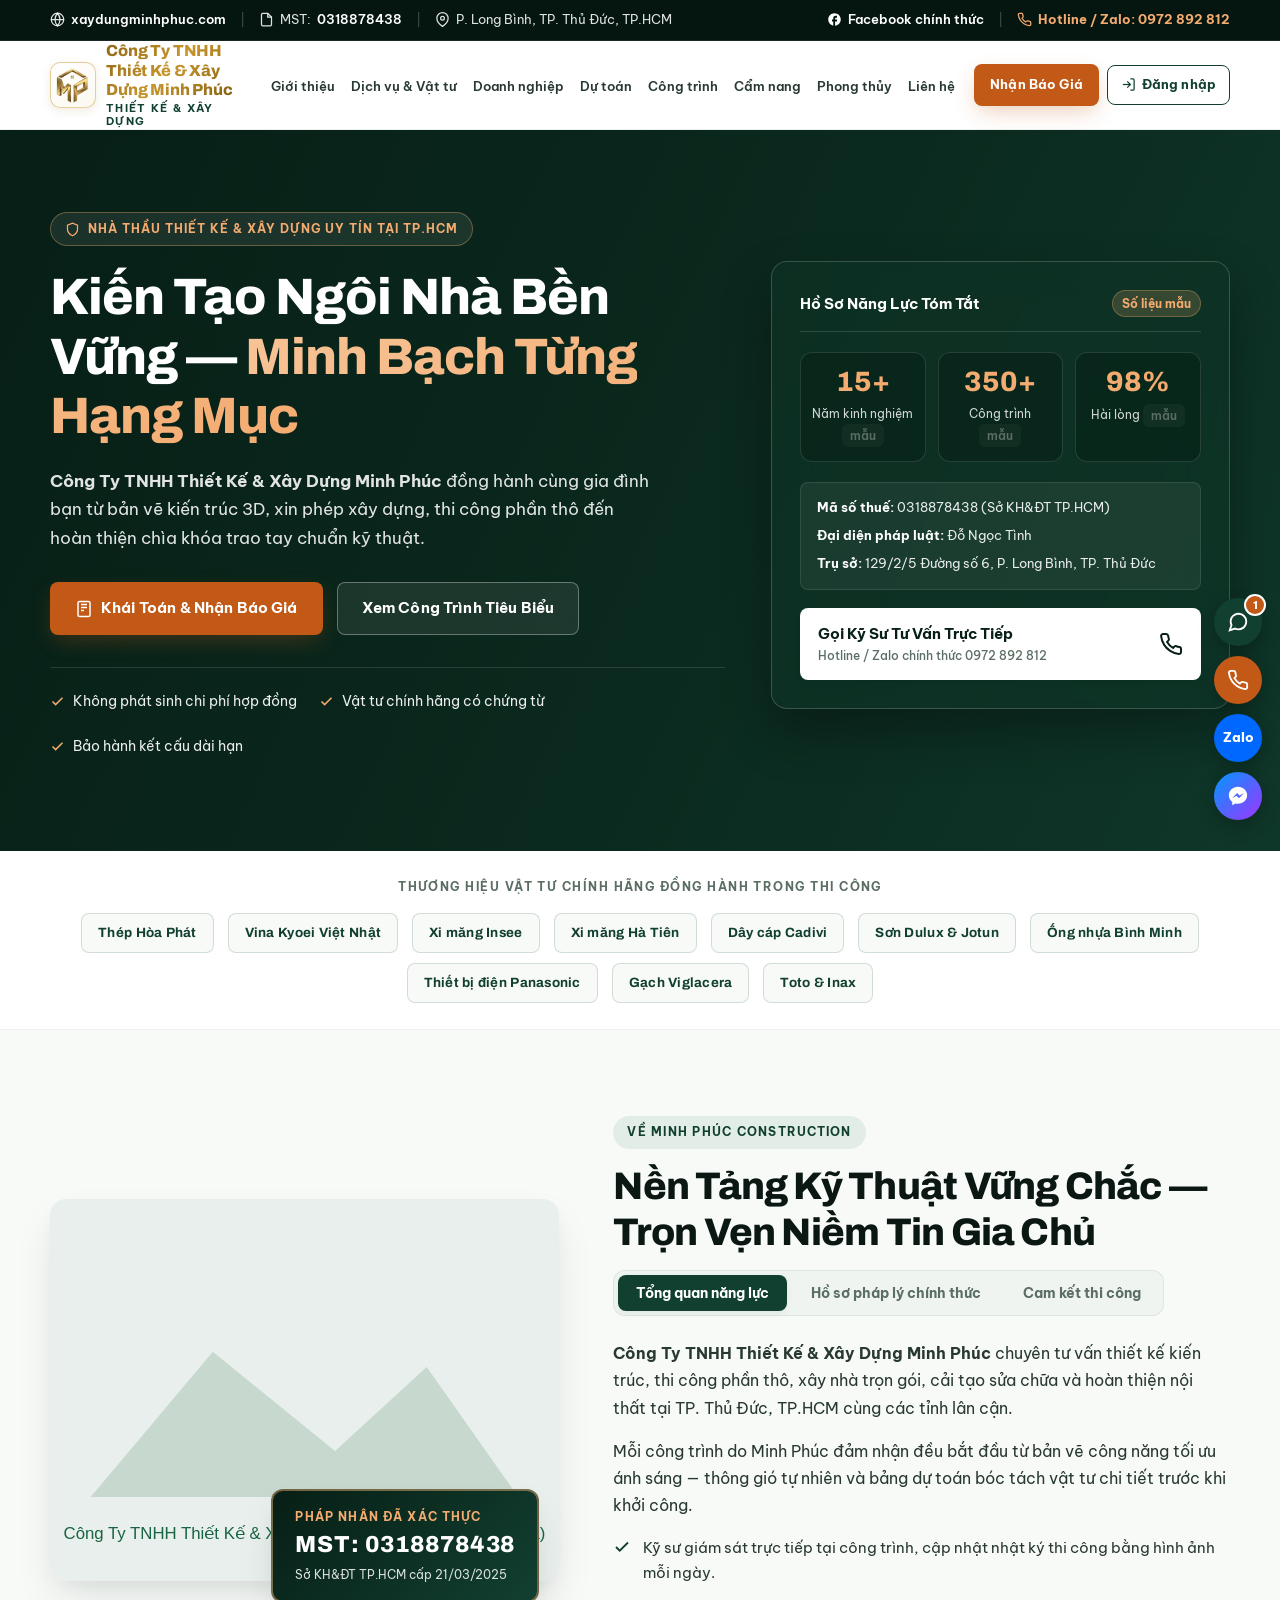
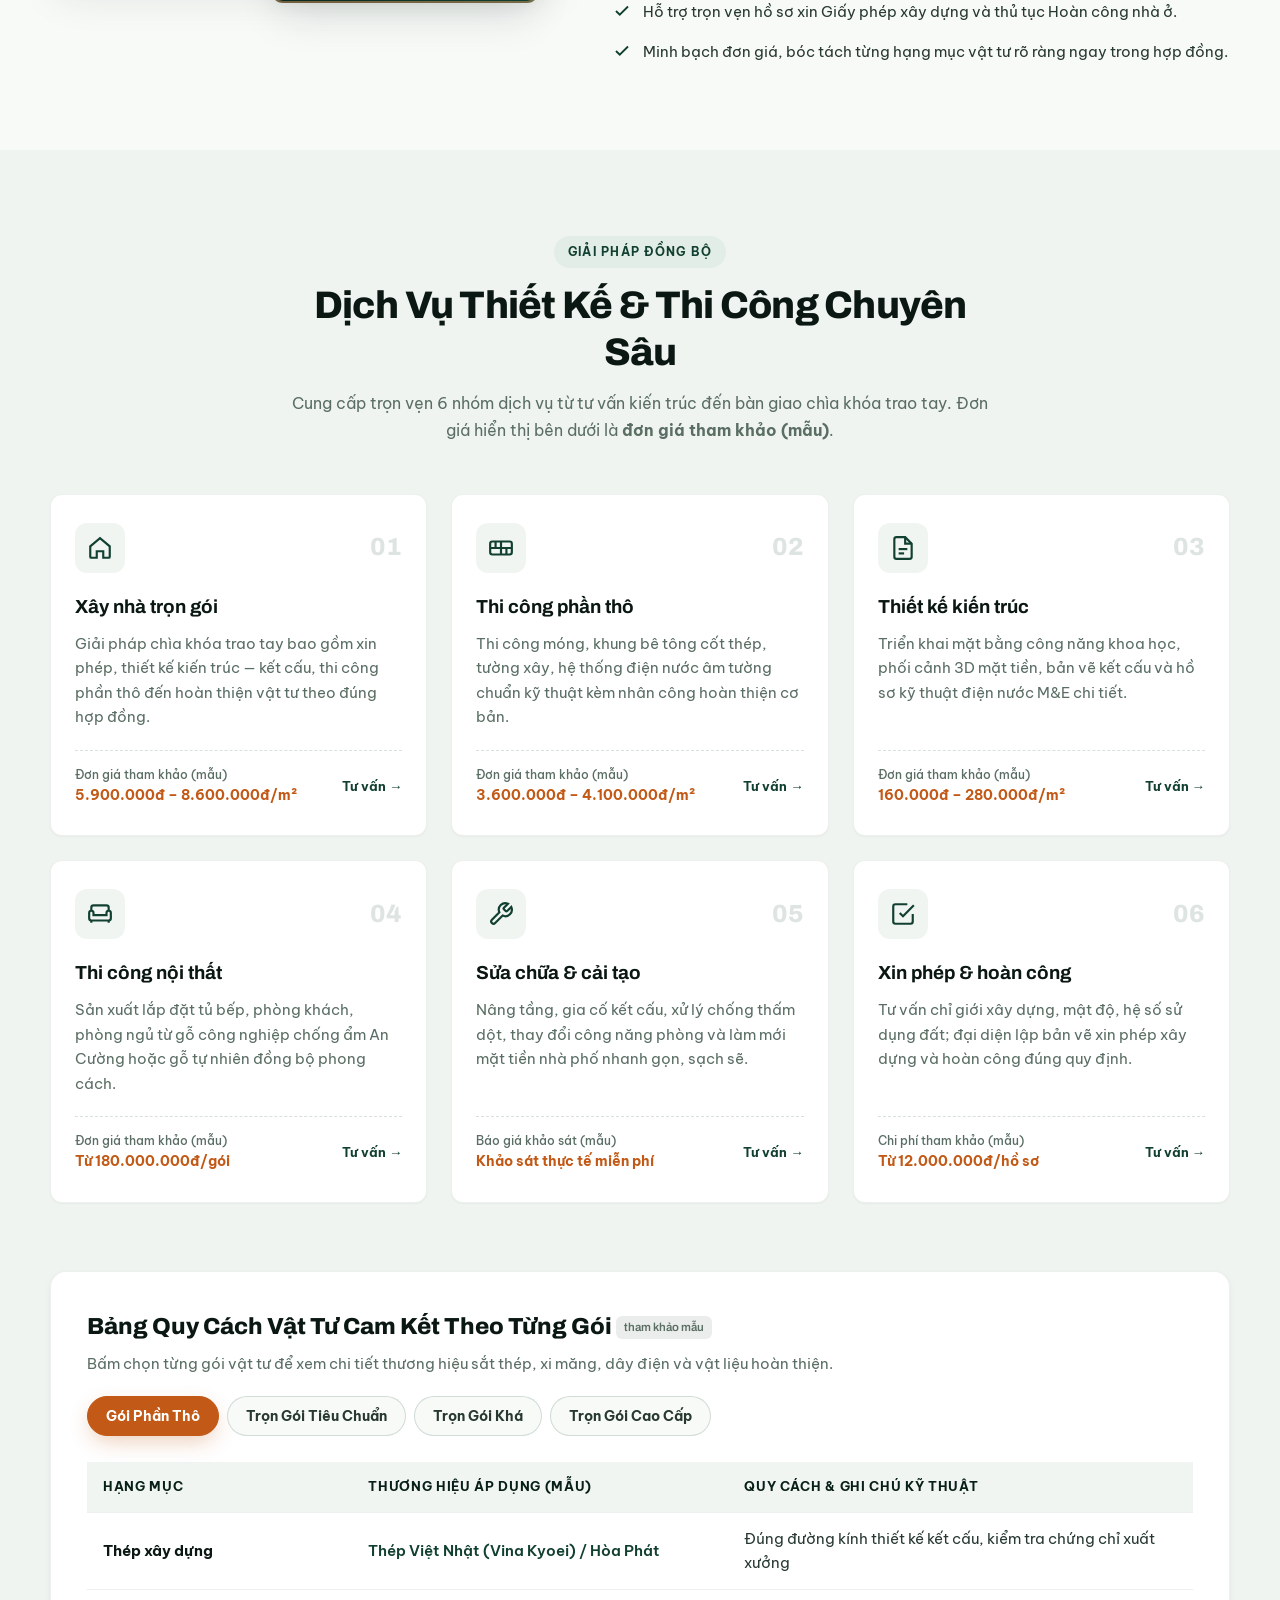
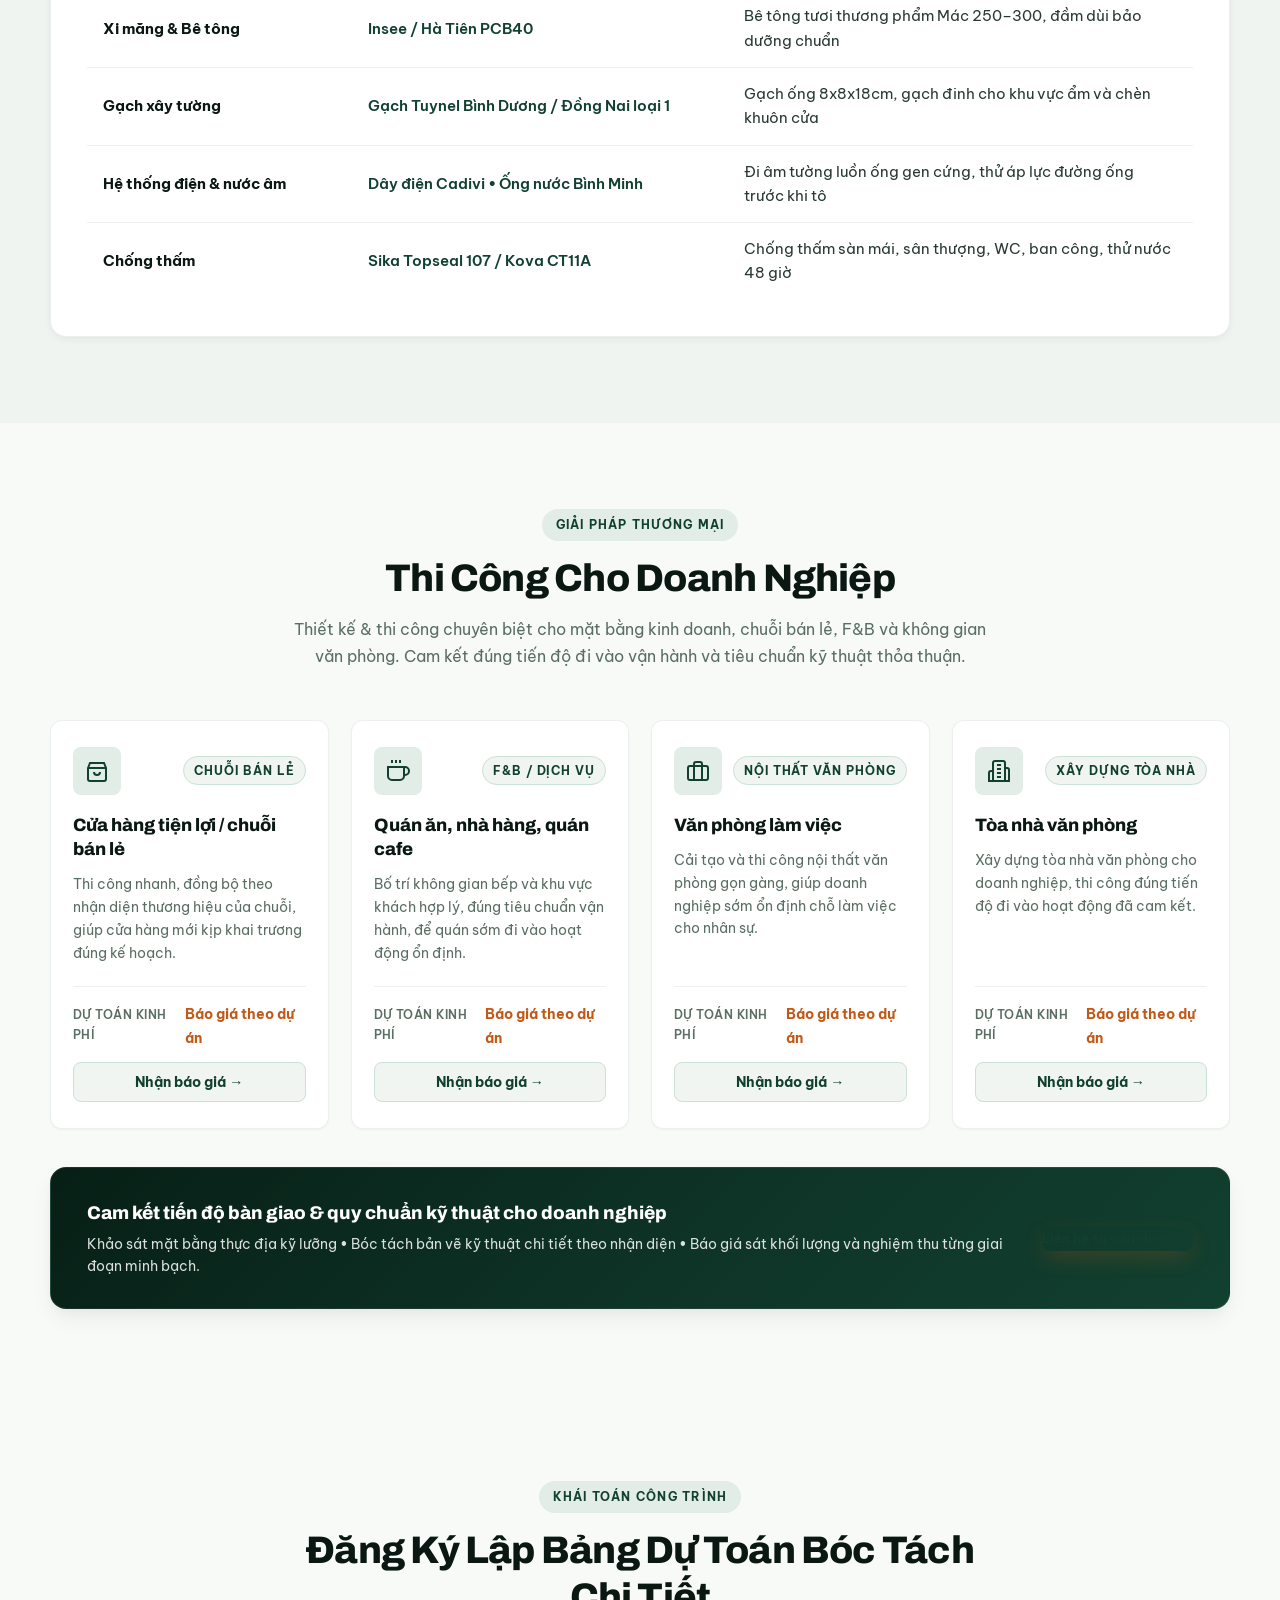
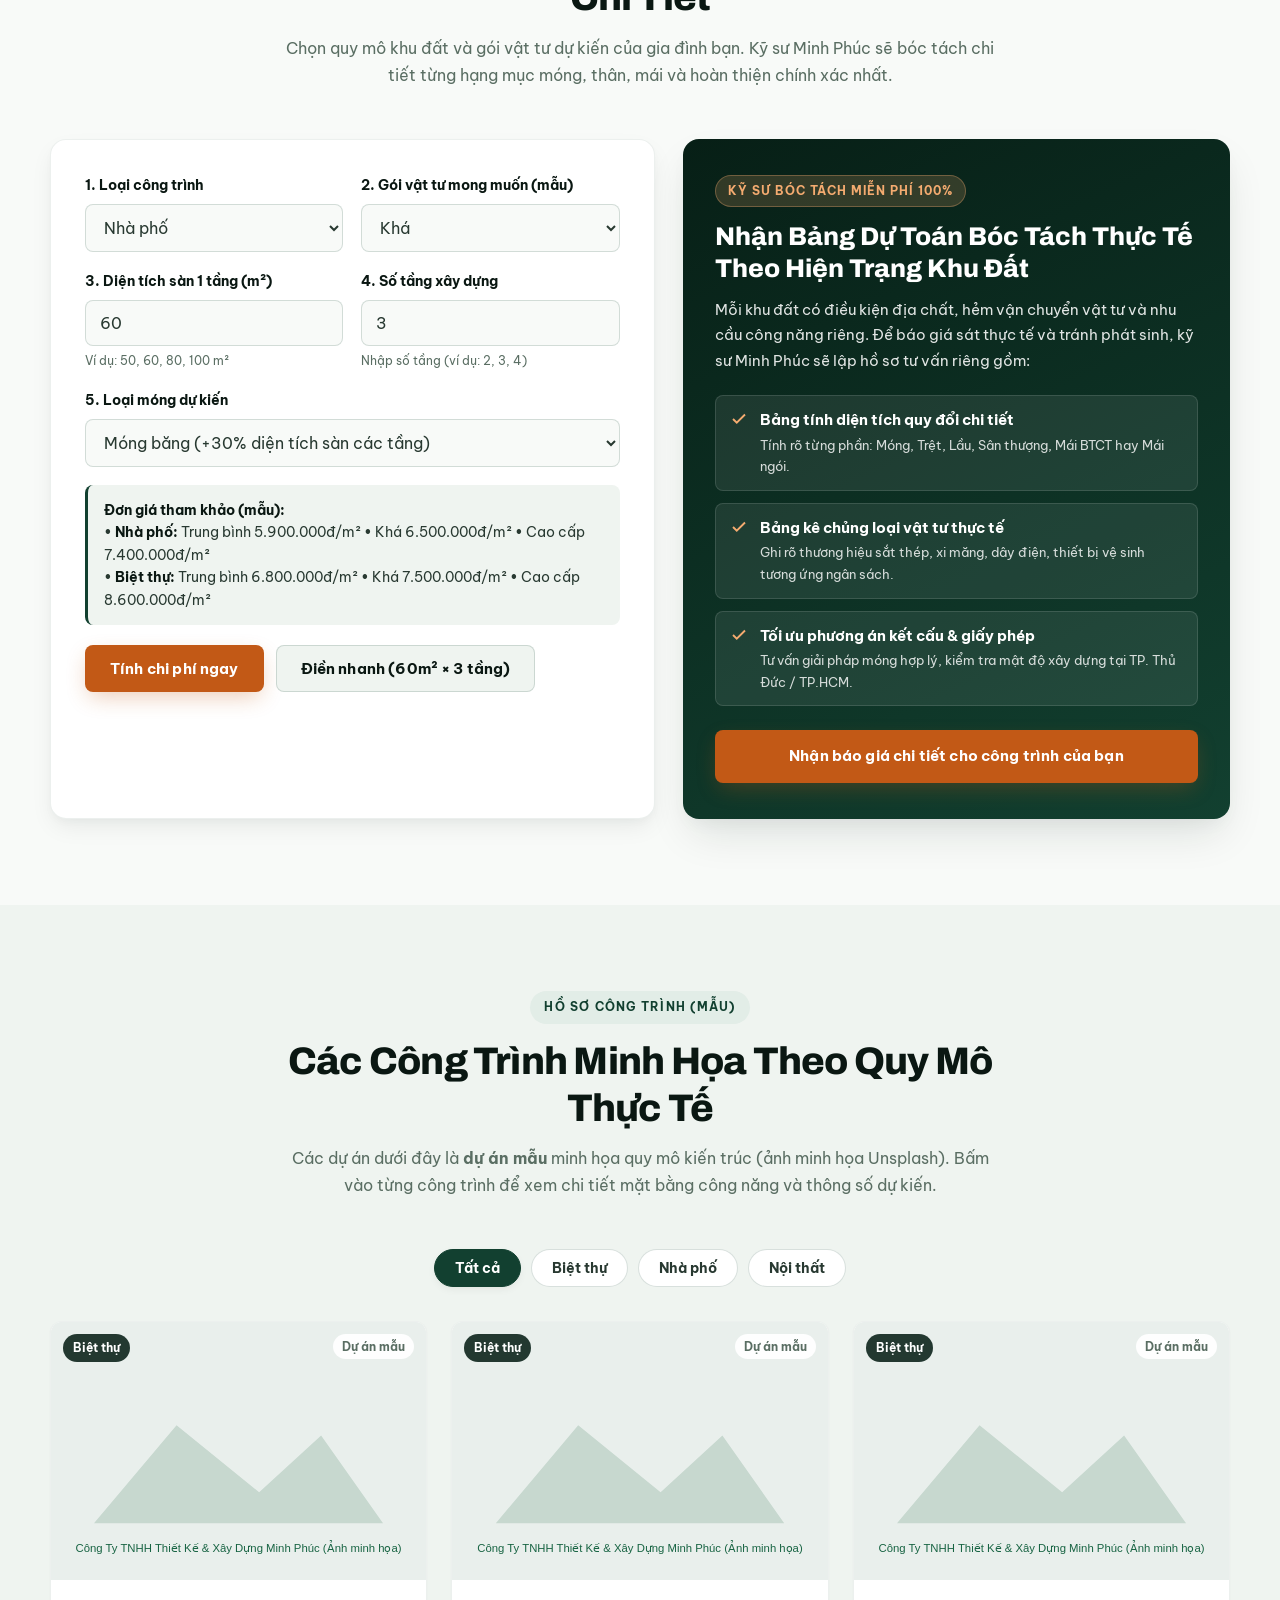
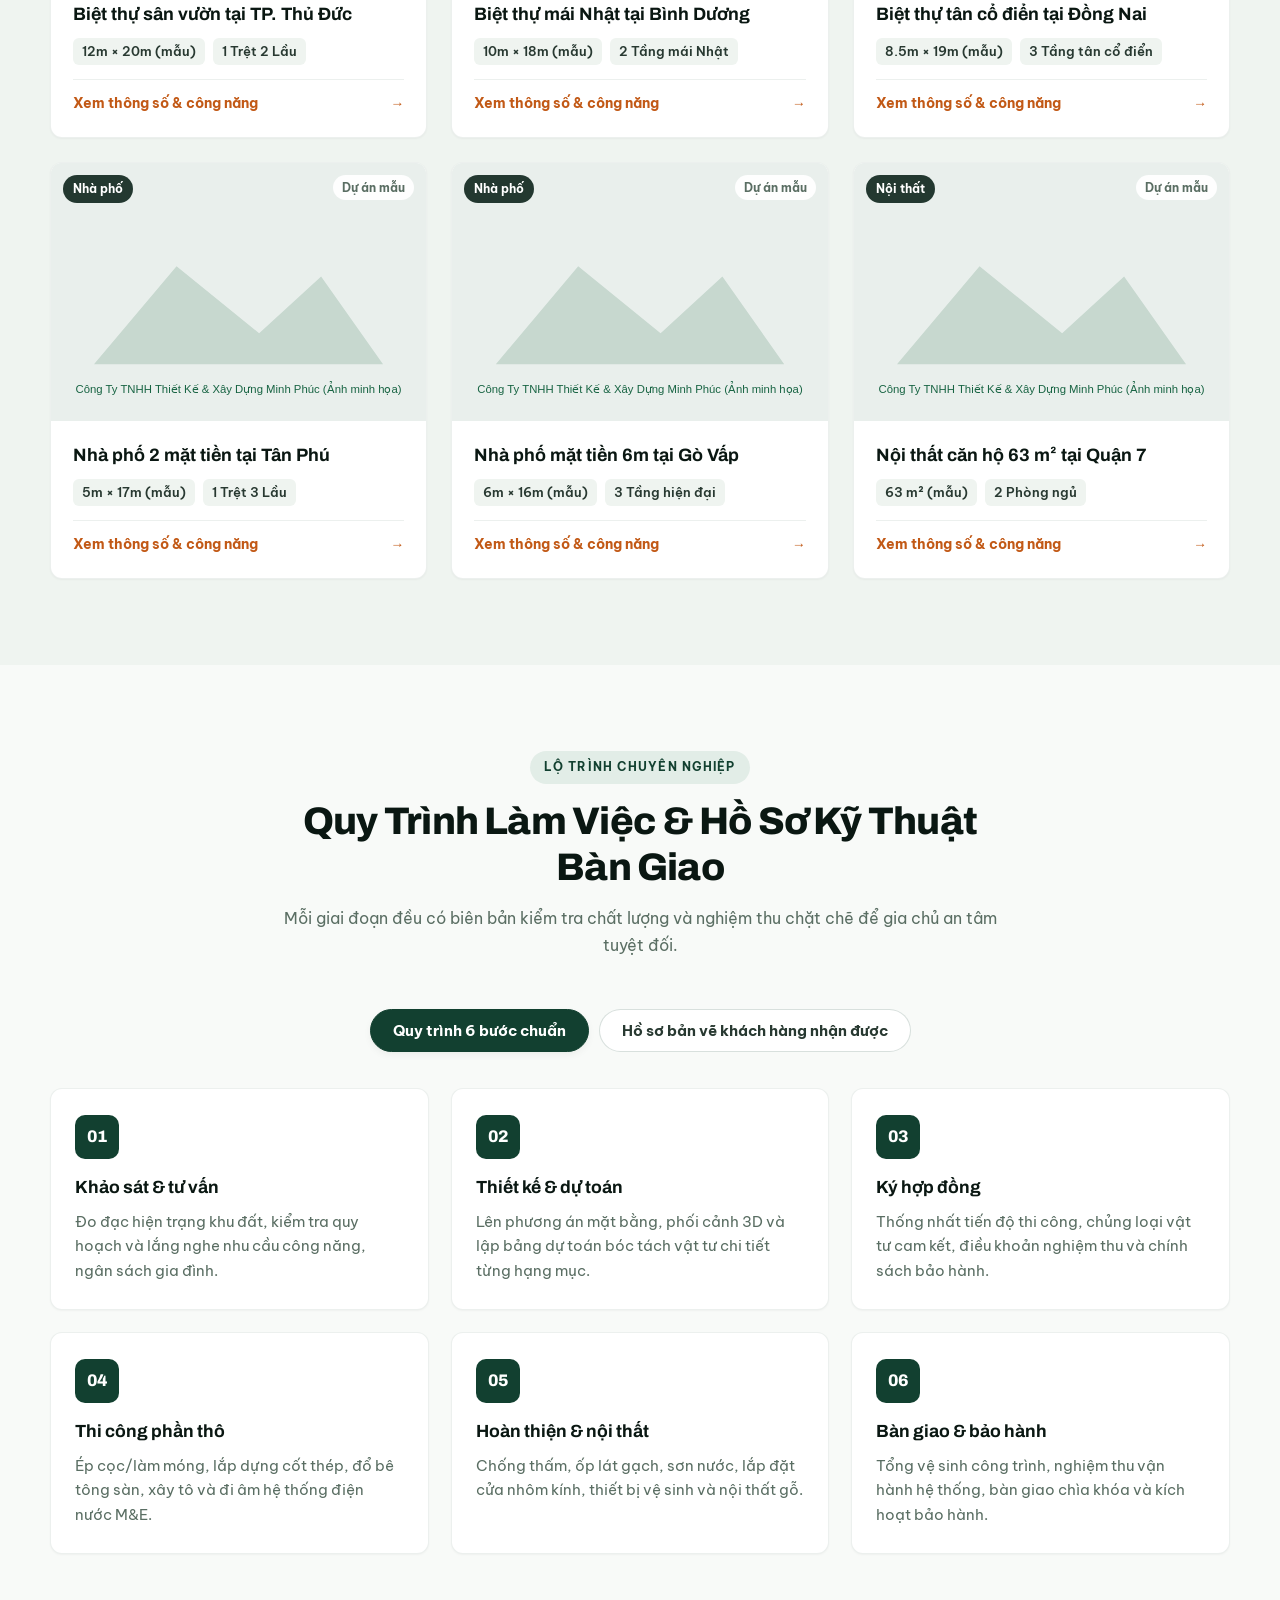
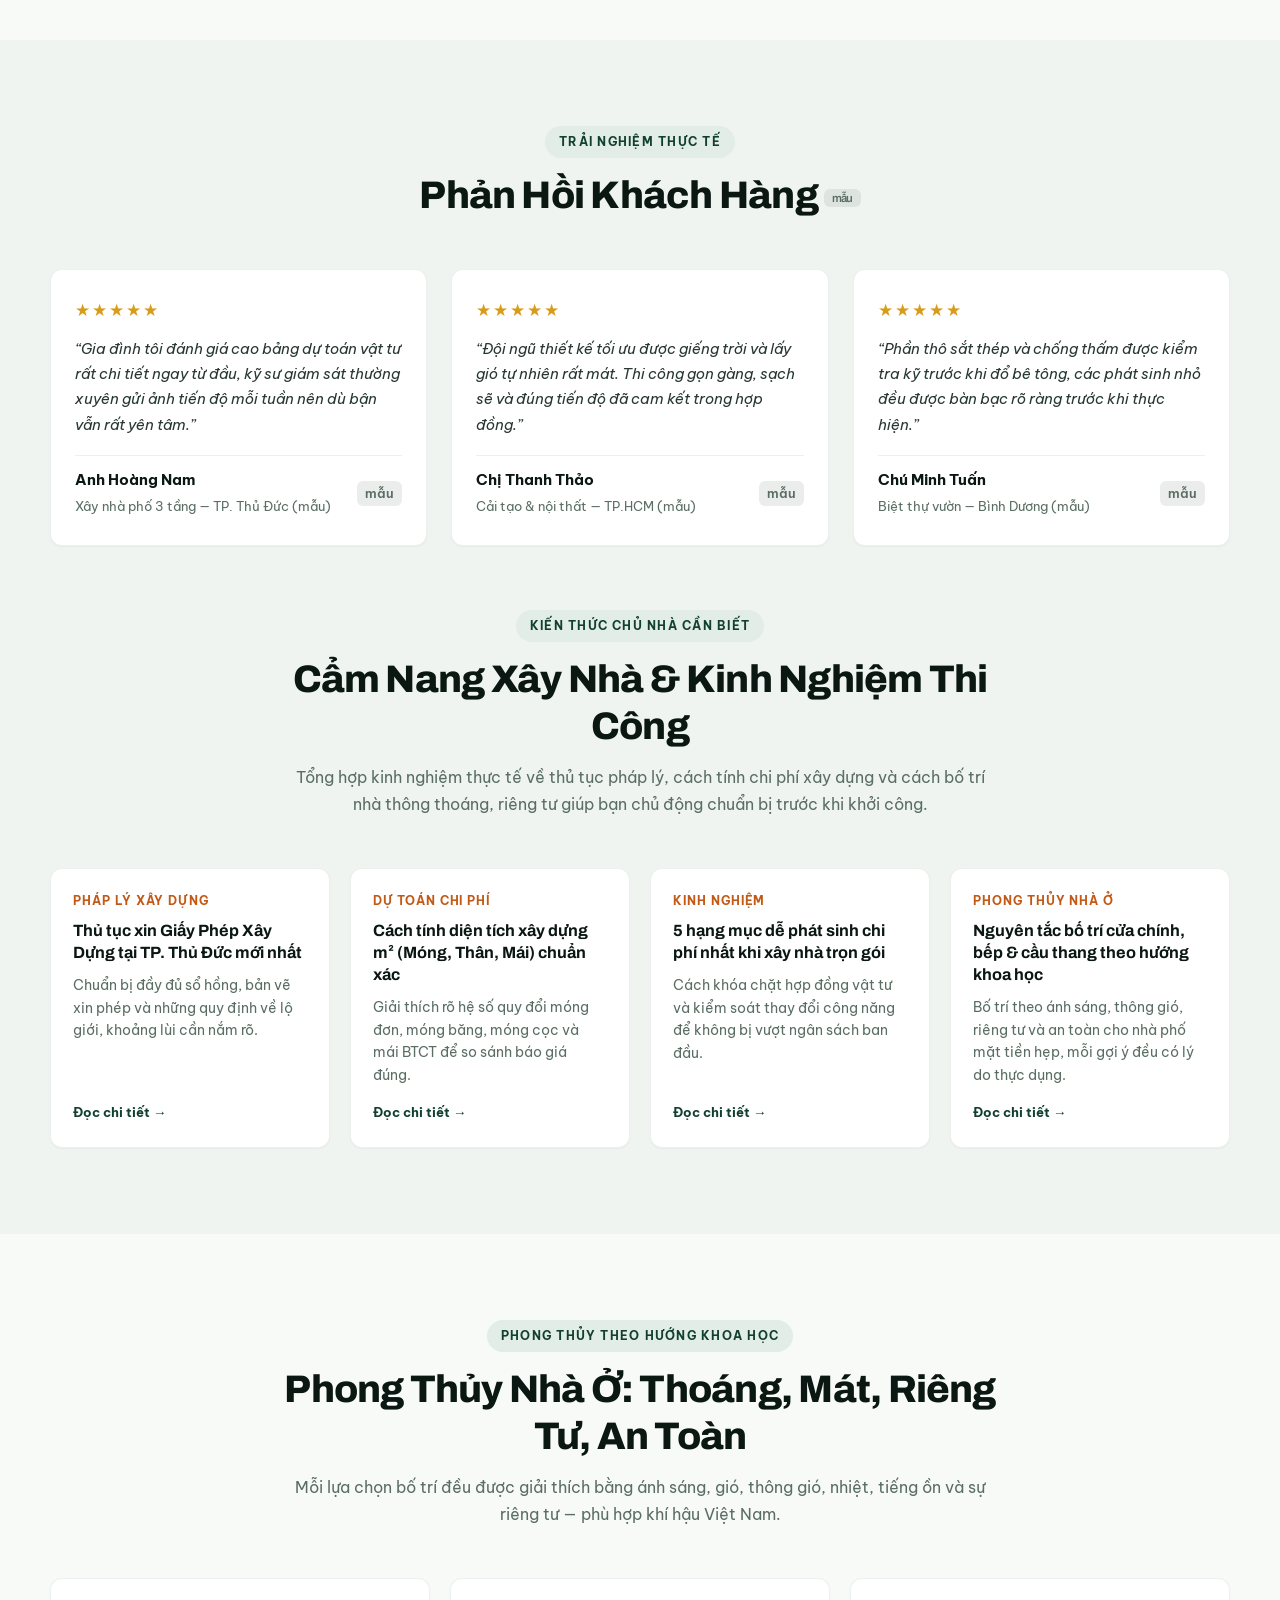
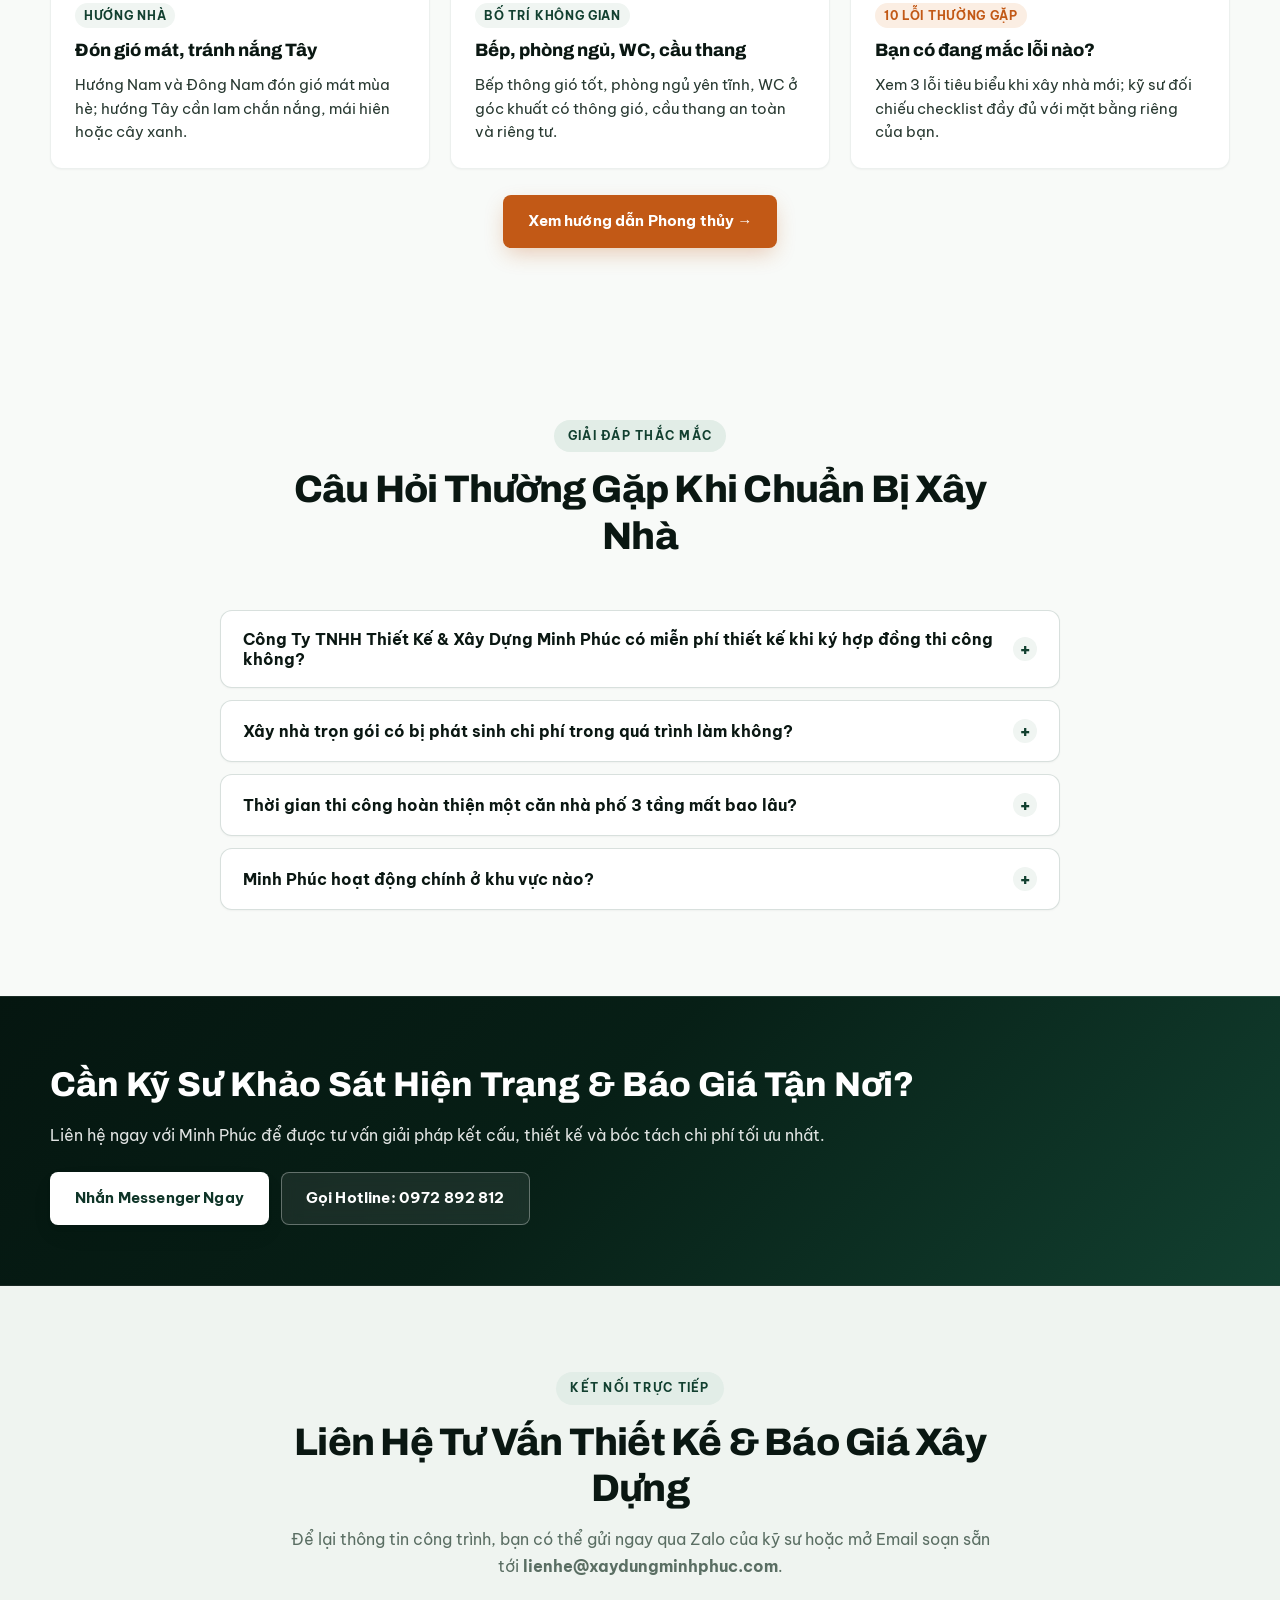
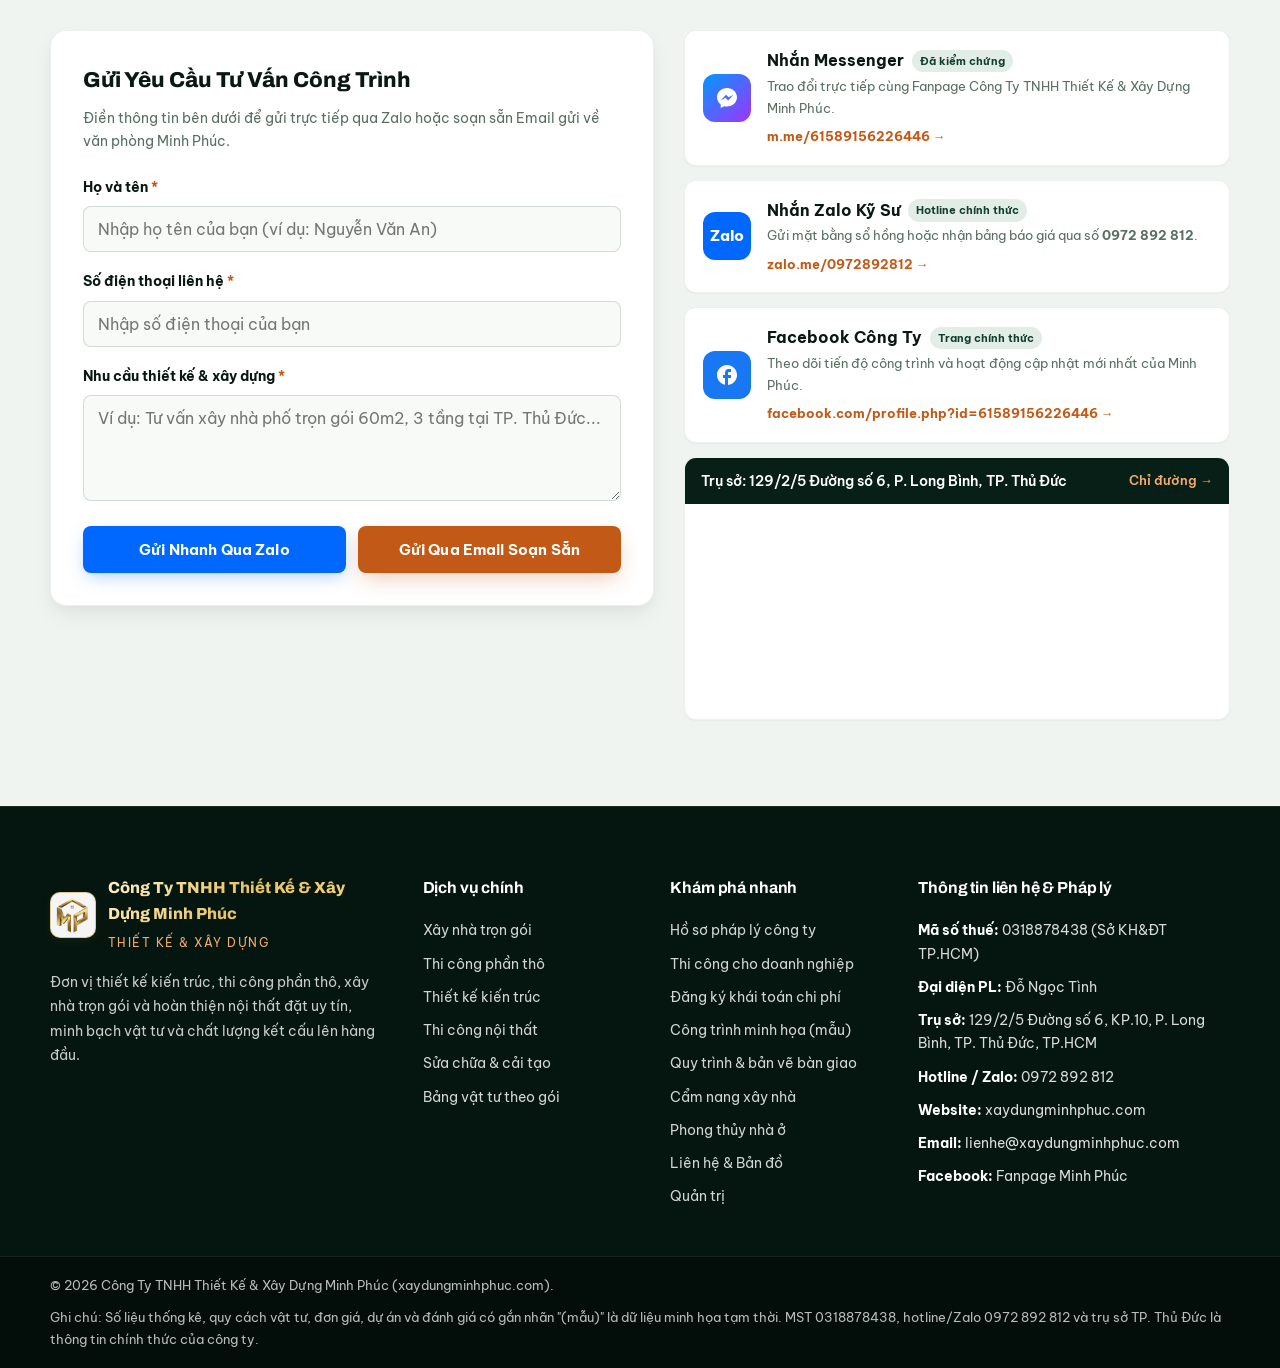
<file: index.html>
<!DOCTYPE html>
<html lang="vi">
<head>
  <meta charset="UTF-8" />
  <meta name="viewport" content="width=device-width, initial-scale=1.0" />
  <title>Công Ty TNHH Thiết Kế &amp; Xây Dựng Minh Phúc | Thiết Kế &amp; Xây Nhà Trọn Gói Chuyên Nghiệp</title>
  <meta
    name="description"
    content="Công Ty TNHH Thiết Kế & Xây Dựng Minh Phúc (MST: 0318878438) — Thiết kế kiến trúc, thi công phần thô, xây nhà trọn gói, hoàn thiện nội thất và sửa chữa nhà ở tại TP. Thủ Đức & TP.HCM. Hotline: 0972 892 812."
  />

  <!-- Open Graph / Zalo / Facebook Share Preview Tags -->
  <meta property="og:type" content="website" />
  <meta property="og:title" content="Công Ty TNHH Thiết Kế & Xây Dựng Minh Phúc | Thiết Kế & Xây Nhà Trọn Gói" />
  <meta
    property="og:description"
    content="Minh bạch vật tư chính hãng — Dự toán bóc tách rõ ràng — Bảo hành kết cấu dài hạn. Hotline & Zalo tư vấn: 0972 892 812."
  />
  <meta property="og:image" content="https://covipga-hash.github.io/minhphuc-pro/assets/logo-mp.png" />
  <meta property="og:url" content="https://xaydungminhphuc.com" />

  <!-- Google Fonts: Archivo (Tiêu đề kiến trúc) & Be Vietnam Pro (Nội dung rõ nét) -->
  <link rel="preconnect" href="https://fonts.googleapis.com" />
  <link rel="preconnect" href="https://fonts.gstatic.com" crossorigin />
  <link
    href="https://fonts.googleapis.com/css2?family=Archivo:wght@600;700;800&family=Be+Vietnam+Pro:wght@400;500;600;700&display=swap"
    rel="stylesheet"
  />

  <!-- Favicon Logo MP Chính Thức -->
  <link rel="icon" type="image/png" href="assets/logo-mp.png" />

  <!-- Dữ liệu có cấu trúc chuẩn Schema.org cho Google Search & Google Maps -->
  <script type="application/ld+json">
  {
    "@context": "https://schema.org",
    "@type": "GeneralContractor",
    "name": "Công Ty TNHH Thiết Kế & Xây Dựng Minh Phúc",
    "image": "https://xaydungminhphuc.com/assets/logo-mp.png",
    "@id": "https://xaydungminhphuc.com",
    "url": "https://xaydungminhphuc.com",
    "email": "lienhe@xaydungminhphuc.com",
    "telephone": "+84-972-892-812",
    "vatID": "0318878438",
    "taxID": "0318878438",
    "founder": {
      "@type": "Person",
      "name": "Đỗ Ngọc Tình"
    },
    "address": {
      "@type": "PostalAddress",
      "streetAddress": "129/2/5 Đường số 6, Khu phố 10, Phường Long Bình",
      "addressLocality": "Thành phố Thủ Đức",
      "addressRegion": "Thành phố Hồ Chí Minh",
      "addressCountry": "VN"
    },
    "sameAs": [
      "https://www.facebook.com/profile.php?id=61589156226446"
    ]
  }
  </script>

  <link rel="stylesheet" href="styles.css" />
</head>
<body>
  <!-- =====================================================================
       1. THANH TIỆN ÍCH TRÊN CÙNG (TOP BAR)
       ===================================================================== -->
  <div class="topbar" role="region" aria-label="Thông tin doanh nghiệp">
    <div class="container topbar-inner">
      <div class="topbar-left">
        <span class="topbar-item">
          <svg class="icon-xs" viewBox="0 0 24 24" fill="none" stroke="currentColor" stroke-width="2" aria-hidden="true">
            <circle cx="12" cy="12" r="10"></circle>
            <path d="M2 12h20M12 2a15.3 15.3 0 0 1 4 10 15.3 15.3 0 0 1-4 10 15.3 15.3 0 0 1-4-10 15.3 15.3 0 0 1 4-10z"></path>
          </svg>
          <strong>xaydungminhphuc.com</strong>
        </span>
        <span class="topbar-sep" aria-hidden="true">|</span>
        <span class="topbar-item">
          <svg class="icon-xs" viewBox="0 0 24 24" fill="none" stroke="currentColor" stroke-width="2" aria-hidden="true">
            <path d="M14 2H6a2 2 0 0 0-2 2v16a2 2 0 0 0 2 2h12a2 2 0 0 0 2-2V8z"></path>
            <polyline points="14 2 14 8 20 8"></polyline>
          </svg>
          MST: <strong>0318878438</strong>
        </span>
        <span class="topbar-sep" aria-hidden="true">|</span>
        <span class="topbar-item">
          <svg class="icon-xs" viewBox="0 0 24 24" fill="none" stroke="currentColor" stroke-width="2" aria-hidden="true">
            <path d="M21 10c0 7-9 13-9 13s-9-6-9-13a9 9 0 0 1 18 0z"></path>
            <circle cx="12" cy="10" r="3"></circle>
          </svg>
          P. Long Bình, TP. Thủ Đức, TP.HCM
        </span>
      </div>

      <div class="topbar-right">
        <a
          href="https://www.facebook.com/profile.php?id=61589156226446"
          target="_blank"
          rel="noopener noreferrer"
          class="topbar-link"
        >
          <svg class="icon-xs" viewBox="0 0 24 24" fill="currentColor" aria-hidden="true">
            <path d="M22 12c0-5.52-4.48-10-10-10S2 6.48 2 12c0 4.84 3.44 8.87 8 9.8V15H8v-3h2V9.5C10 7.57 11.57 6 13.5 6H16v3h-2c-.55 0-1 .45-1 1v2h3v3h-3v6.95c5.05-.5 9-4.76 9-9.95z" />
          </svg>
          Facebook chính thức
        </a>
        <span class="topbar-sep" aria-hidden="true">|</span>
        <a href="tel:0972892812" class="topbar-link topbar-hotline">
          <svg class="icon-xs" viewBox="0 0 24 24" fill="none" stroke="currentColor" stroke-width="2" aria-hidden="true">
            <path d="M22 16.92v3a2 2 0 0 1-2.18 2 19.79 19.79 0 0 1-8.63-3.07 19.5 19.5 0 0 1-6-6 19.79 19.79 0 0 1-3.07-8.67A2 2 0 0 1 4.11 2h3a2 2 0 0 1 2 1.72c.12.96.36 1.9.7 2.81a2 2 0 0 1-.45 2.11L8.09 9.91a16 16 0 0 0 6 6l1.27-1.27a2 2 0 0 1 2.11-.45c.91.34 1.85.58 2.81.7A2 2 0 0 1 22 16.92z"></path>
          </svg>
          Hotline / Zalo: 0972 892 812
        </a>
      </div>
    </div>
  </div>

  <!-- =====================================================================
       2. HEADER CỐ ĐỊNH KHI CUỘN (STICKY HEADER)
       ===================================================================== -->
  <header class="site-header" id="site-header">
    <div class="container header-inner">
      <a href="#" class="brand-logo" aria-label="Trang chủ Công Ty TNHH Thiết Kế & Xây Dựng Minh Phúc">
        <span class="brand-icon-frame">
          <img
            src="assets/logo-mp.png"
            alt="Logo MP Công Ty TNHH Thiết Kế & Xây Dựng Minh Phúc"
            class="brand-logo-img"
            width="42"
            height="42"
          />
        </span>
        <span class="brand-text">
          <span class="brand-name">Công Ty TNHH Thiết Kế &amp; Xây Dựng Minh Phúc</span>
          <span class="brand-sub">Thiết kế &amp; Xây dựng</span>
        </span>
      </a>

      <nav class="main-nav" id="main-nav" aria-label="Điều hướng chính">
        <ul class="nav-links">
          <li><a href="#gioi-thieu">Giới thiệu</a></li>
          <li><a href="#dich-vu">Dịch vụ &amp; Vật tư</a></li>
          <li><a href="#doanh-nghiep">Doanh nghiệp</a></li>
          <li><a href="#du-toan">Dự toán</a></li>
          <li><a href="#cong-trinh">Công trình</a></li>
          <li><a href="#cam-nang">Cẩm nang</a></li>
          <li><a href="phong-thuy.html">Phong thủy</a></li>
          <li><a href="#lien-he">Liên hệ</a></li>
        </ul>
      </nav>

      <div class="header-actions">
        <a href="#du-toan" class="btn btn-primary header-cta">
          Nhận Báo Giá
        </a>

        <a href="quan-tri.html" class="btn header-login-btn" id="header-auth-btn" aria-label="Đăng nhập quản trị">
          <svg class="icon-xs" viewBox="0 0 24 24" fill="none" stroke="currentColor" stroke-width="2" aria-hidden="true">
            <path d="M15 3h4a2 2 0 0 1 2 2v14a2 2 0 0 1-2 2h-4"></path>
            <polyline points="10 17 15 12 10 7"></polyline>
            <line x1="15" y1="12" x2="3" y2="12"></line>
          </svg>
          <span class="header-login-text">Đăng nhập</span>
        </a>

        <button
          class="menu-toggle"
          id="menu-toggle"
          type="button"
          aria-label="Mở menu điều hướng"
          aria-expanded="false"
          aria-controls="main-nav"
        >
          <span class="hamburger-bar"></span>
          <span class="hamburger-bar"></span>
          <span class="hamburger-bar"></span>
        </button>
      </div>
    </div>
  </header>

  <main>
    <!-- ===================================================================
         3. HERO KIẾN TRÚC BẤT ĐỐI XỨNG (SPLIT ARCHITECTURAL HERO)
         =================================================================== -->
    <section class="hero-section">
      <div class="hero-bg-media" aria-hidden="true"></div>
      <div class="hero-scrim" aria-hidden="true"></div>

      <div class="container hero-grid">
        <div class="hero-content">
          <span class="hero-pill">
            <svg class="icon-xs" viewBox="0 0 24 24" fill="none" stroke="currentColor" stroke-width="2" aria-hidden="true">
              <path d="M12 22s8-4 8-10V5l-8-3-8 3v7c0 6 8 10 8 10z"></path>
            </svg>
            Nhà Thầu Thiết Kế &amp; Xây Dựng Uy Tín Tại TP.HCM
          </span>

          <h1 class="hero-title">
            Kiến Tạo Ngôi Nhà Bền Vững — <span>Minh Bạch Từng Hạng Mục</span>
          </h1>

          <p class="hero-desc">
            <strong>Công Ty TNHH Thiết Kế &amp; Xây Dựng Minh Phúc</strong> đồng hành cùng gia đình bạn từ bản vẽ kiến trúc 3D, xin phép xây dựng, thi công phần thô đến hoàn thiện chìa khóa trao tay chuẩn kỹ thuật.
          </p>

          <div class="hero-actions">
            <a href="#du-toan" class="btn btn-primary">
              <svg class="icon-sm" viewBox="0 0 24 24" fill="none" stroke="currentColor" stroke-width="2" aria-hidden="true">
                <rect x="4" y="2" width="16" height="20" rx="2"></rect>
                <line x1="8" y1="6" x2="16" y2="6"></line>
                <line x1="8" y1="10" x2="16" y2="10"></line>
                <line x1="8" y1="14" x2="12" y2="14"></line>
              </svg>
              Khái Toán &amp; Nhận Báo Giá
            </a>
            <a href="#cong-trinh" class="btn btn-outline-light">
              Xem Công Trình Tiêu Biểu
            </a>
          </div>

          <div class="hero-trust-row">
            <span class="hero-trust-item">
              <svg class="icon-xs" viewBox="0 0 24 24" fill="none" stroke="currentColor" stroke-width="2.5" aria-hidden="true"><polyline points="20 6 9 17 4 12"></polyline></svg>
              Không phát sinh chi phí hợp đồng
            </span>
            <span class="hero-trust-item">
              <svg class="icon-xs" viewBox="0 0 24 24" fill="none" stroke="currentColor" stroke-width="2.5" aria-hidden="true"><polyline points="20 6 9 17 4 12"></polyline></svg>
              Vật tư chính hãng có chứng từ
            </span>
            <span class="hero-trust-item">
              <svg class="icon-xs" viewBox="0 0 24 24" fill="none" stroke="currentColor" stroke-width="2.5" aria-hidden="true"><polyline points="20 6 9 17 4 12"></polyline></svg>
              Bảo hành kết cấu dài hạn
            </span>
          </div>
        </div>

        <!-- Thẻ Kính Năng Lực & Pháp Lý Doanh Nghiệp -->
        <aside class="hero-glass-card" aria-label="Thông tin năng lực và liên hệ nhanh">
          <div class="hero-card-header">
            <span class="hero-card-title">Hồ Sơ Năng Lực Tóm Tắt</span>
            <span class="hero-card-tag">Số liệu mẫu</span>
          </div>

          <div class="hero-stats-grid" id="hero-stats">
            <div class="hero-stat-box">
              <div class="hero-stat-num"><span class="counter-number" data-target="15">0</span>+</div>
              <div class="hero-stat-lbl">Năm kinh nghiệm <span class="sample-tag">mẫu</span></div>
            </div>
            <div class="hero-stat-box">
              <div class="hero-stat-num"><span class="counter-number" data-target="350">0</span>+</div>
              <div class="hero-stat-lbl">Công trình <span class="sample-tag">mẫu</span></div>
            </div>
            <div class="hero-stat-box">
              <div class="hero-stat-num"><span class="counter-number" data-target="98">0</span>%</div>
              <div class="hero-stat-lbl">Hài lòng <span class="sample-tag">mẫu</span></div>
            </div>
          </div>

          <div class="hero-card-legal">
            <div><strong>Mã số thuế:</strong> 0318878438 (Sở KH&amp;ĐT TP.HCM)</div>
            <div><strong>Đại diện pháp luật:</strong> Đỗ Ngọc Tình</div>
            <div><strong>Trụ sở:</strong> 129/2/5 Đường số 6, P. Long Bình, TP. Thủ Đức</div>
          </div>

          <a href="tel:0972892812" class="hero-card-cta">
            <span>
              Gọi Kỹ Sư Tư Vấn Trực Tiếp
              <small>Hotline / Zalo chính thức 0972 892 812</small>
            </span>
            <svg class="icon-md" viewBox="0 0 24 24" fill="none" stroke="currentColor" stroke-width="2" aria-hidden="true">
              <path d="M22 16.92v3a2 2 0 0 1-2.18 2 19.79 19.79 0 0 1-8.63-3.07 19.5 19.5 0 0 1-6-6 19.79 19.79 0 0 1-3.07-8.67A2 2 0 0 1 4.11 2h3a2 2 0 0 1 2 1.72c.12.96.36 1.9.7 2.81a2 2 0 0 1-.45 2.11L8.09 9.91a16 16 0 0 0 6 6l1.27-1.27a2 2 0 0 1 2.11-.45c.91.34 1.85.58 2.81.7A2 2 0 0 1 22 16.92z"></path>
            </svg>
          </a>
        </aside>
      </div>
    </section>

    <!-- ===================================================================
         4. DẢI THƯƠNG HIỆU VẬT TƯ TIN DÙNG
         =================================================================== -->
    <section class="brands-strip" aria-label="Thương hiệu vật tư xây dựng đối tác">
      <div class="container brands-wrap">
        <p class="brands-caption">Thương hiệu vật tư chính hãng đồng hành trong thi công</p>
        <div class="brands-list">
          <span class="brand-pill">Thép Hòa Phát</span>
          <span class="brand-pill">Vina Kyoei Việt Nhật</span>
          <span class="brand-pill">Xi măng Insee</span>
          <span class="brand-pill">Xi măng Hà Tiên</span>
          <span class="brand-pill">Dây cáp Cadivi</span>
          <span class="brand-pill">Sơn Dulux &amp; Jotun</span>
          <span class="brand-pill">Ống nhựa Bình Minh</span>
          <span class="brand-pill">Thiết bị điện Panasonic</span>
          <span class="brand-pill">Gạch Viglacera</span>
          <span class="brand-pill">Toto &amp; Inax</span>
        </div>
      </div>
    </section>

    <!-- ===================================================================
         5. GIỚI THIỆU & HỒ SƠ PHÁP LÝ (TABS TƯƠNG TÁC) (#gioi-thieu)
         =================================================================== -->
    <section class="section section-light" id="gioi-thieu">
      <div class="container about-grid">
        <div class="about-media reveal">
          <div class="about-photo-main">
            <img
              src="https://images.unsplash.com/photo-1600585154340-be6161a56a0c?auto=format&fit=crop&w=1000&q=80"
              alt="Kiến trúc biệt thự nhà ở hiện đại minh họa tiêu chuẩn thi công của Minh Phúc"
              loading="lazy"
              width="640"
              height="480"
            />
          </div>
          <div class="about-legal-floating">
            <div class="mst-label">Pháp Nhân Đã Xác Thực</div>
            <div class="mst-num">MST: 0318878438</div>
            <div class="mst-issuer">Sở KH&amp;ĐT TP.HCM cấp 21/03/2025</div>
          </div>
        </div>

        <div class="about-content reveal">
          <span class="section-eyebrow">Về Minh Phúc Construction</span>
          <h2 class="section-title">Nền Tảng Kỹ Thuật Vững Chắc — Trọn Vẹn Niềm Tin Gia Chủ</h2>

          <div class="about-tabs" role="tablist" aria-label="Thông tin doanh nghiệp">
            <button type="button" class="about-tab-btn active" data-about-tab="overview" role="tab" aria-selected="true">Tổng quan năng lực</button>
            <button type="button" class="about-tab-btn" data-about-tab="legal" role="tab" aria-selected="false">Hồ sơ pháp lý chính thức</button>
            <button type="button" class="about-tab-btn" data-about-tab="commitment" role="tab" aria-selected="false">Cam kết thi công</button>
          </div>

          <!-- Tab 1: Tổng quan -->
          <div class="about-tab-panel active" id="about-panel-overview">
            <p class="about-text">
              <strong>Công Ty TNHH Thiết Kế &amp; Xây Dựng Minh Phúc</strong> chuyên tư vấn thiết kế kiến trúc, thi công phần thô, xây nhà trọn gói, cải tạo sửa chữa và hoàn thiện nội thất tại TP. Thủ Đức, TP.HCM cùng các tỉnh lân cận.
            </p>
            <p class="about-text">
              Mỗi công trình do Minh Phúc đảm nhận đều bắt đầu từ bản vẽ công năng tối ưu ánh sáng — thông gió tự nhiên và bảng dự toán bóc tách vật tư chi tiết trước khi khởi công.
            </p>
            <ul class="check-list">
              <li>
                <svg class="icon-sm" viewBox="0 0 24 24" fill="none" stroke="currentColor" stroke-width="2.5"><polyline points="20 6 9 17 4 12"></polyline></svg>
                <span>Kỹ sư giám sát trực tiếp tại công trình, cập nhật nhật ký thi công bằng hình ảnh mỗi ngày.</span>
              </li>
              <li>
                <svg class="icon-sm" viewBox="0 0 24 24" fill="none" stroke="currentColor" stroke-width="2.5"><polyline points="20 6 9 17 4 12"></polyline></svg>
                <span>Hỗ trợ trọn vẹn hồ sơ xin Giấy phép xây dựng và thủ tục Hoàn công nhà ở.</span>
              </li>
              <li>
                <svg class="icon-sm" viewBox="0 0 24 24" fill="none" stroke="currentColor" stroke-width="2.5"><polyline points="20 6 9 17 4 12"></polyline></svg>
                <span>Minh bạch đơn giá, bóc tách từng hạng mục vật tư rõ ràng ngay trong hợp đồng.</span>
              </li>
            </ul>
          </div>

          <!-- Tab 2: Hồ sơ pháp lý chính thức -->
          <div class="about-tab-panel" id="about-panel-legal">
            <div class="legal-card-grid">
              <div class="legal-item full-span">
                <small>Tên đầy đủ tiếng Việt</small>
                <strong>CÔNG TY TNHH THIẾT KẾ &amp; XÂY DỰNG MINH PHÚC</strong>
              </div>
              <div class="legal-item">
                <small>Mã số thuế / Mã số DN</small>
                <strong>0318878438</strong>
              </div>
              <div class="legal-item">
                <small>Người đại diện pháp luật</small>
                <strong>Đỗ Ngọc Tình</strong>
              </div>
              <div class="legal-item">
                <small>Ngày cấp phép hoạt động</small>
                <strong>21/03/2025</strong>
              </div>
              <div class="legal-item">
                <small>Cơ quan thuế quản lý</small>
                <strong>Chi cục Thuế TP. Thủ Đức</strong>
              </div>
              <div class="legal-item full-span">
                <small>Địa chỉ trụ sở chính thức</small>
                <strong>129/2/5 Đường số 6, Khu phố 10, Phường Long Bình, Thành phố Thủ Đức, TP. Hồ Chí Minh</strong>
              </div>
            </div>
          </div>

          <!-- Tab 3: Cam kết -->
          <div class="about-tab-panel" id="about-panel-commitment">
            <ul class="check-list">
              <li>
                <svg class="icon-sm" viewBox="0 0 24 24" fill="none" stroke="currentColor" stroke-width="2.5"><polyline points="20 6 9 17 4 12"></polyline></svg>
                <span><strong>Không bán thầu:</strong> Trực tiếp tổ đội kỹ sư, thợ lành nghề của Minh Phúc tổ chức thi công từ móng đến mái.</span>
              </li>
              <li>
                <svg class="icon-sm" viewBox="0 0 24 24" fill="none" stroke="currentColor" stroke-width="2.5"><polyline points="20 6 9 17 4 12"></polyline></svg>
                <span><strong>Đúng chủng loại vật tư:</strong> Chủ nhà kiểm tra, đối chiếu thép, xi măng, dây điện, sơn nước trước khi đưa vào công trình.</span>
              </li>
              <li>
                <svg class="icon-sm" viewBox="0 0 24 24" fill="none" stroke="currentColor" stroke-width="2.5"><polyline points="20 6 9 17 4 12"></polyline></svg>
                <span><strong>Không phát sinh vô lý:</strong> Hợp đồng trọn gói khóa chặt đơn giá và khối lượng theo bản vẽ đã chốt.</span>
              </li>
              <li>
                <svg class="icon-sm" viewBox="0 0 24 24" fill="none" stroke="currentColor" stroke-width="2.5"><polyline points="20 6 9 17 4 12"></polyline></svg>
                <span><strong>Nghiệm thu &amp; Bảo hành rõ ràng:</strong> Chỉ thanh toán theo từng giai đoạn nghiệm thu đạt chuẩn kỹ thuật.</span>
              </li>
            </ul>
          </div>
        </div>
      </div>
    </section>

    <!-- ===================================================================
         6. DỊCH VỤ & BẢNG SO SÁNH CHỦNG LOẠI VẬT TƯ (#dich-vu)
         =================================================================== -->
    <section class="section section-alt" id="dich-vu">
      <div class="container">
        <div class="section-header reveal">
          <span class="section-eyebrow">Giải pháp đồng bộ</span>
          <h2 class="section-title">Dịch Vụ Thiết Kế &amp; Thi Công Chuyên Sâu</h2>
          <p class="section-subtitle">
            Cung cấp trọn vẹn 6 nhóm dịch vụ từ tư vấn kiến trúc đến bàn giao chìa khóa trao tay. Đơn giá hiển thị bên dưới là <strong>đơn giá tham khảo (mẫu)</strong>.
          </p>
        </div>

        <div class="services-grid">
          <article class="service-card reveal">
            <div class="service-top">
              <div class="service-icon" aria-hidden="true">
                <svg viewBox="0 0 24 24" fill="none" stroke="currentColor" stroke-width="2">
                  <path d="M3 10.5L12 3l9 7.5V20a1 1 0 0 1-1 1h-5v-6H9v6H4a1 1 0 0 1-1-1v-9.5z"></path>
                </svg>
              </div>
              <span class="service-num">01</span>
            </div>
            <h3 class="service-title">Xây nhà trọn gói</h3>
            <p class="service-desc">
              Giải pháp chìa khóa trao tay bao gồm xin phép, thiết kế kiến trúc — kết cấu, thi công phần thô đến hoàn thiện vật tư theo đúng hợp đồng.
            </p>
            <div class="service-footer">
              <div class="service-price">
                <small>Đơn giá tham khảo (mẫu)</small>
                5.900.000đ – 8.600.000đ/m²
              </div>
              <button type="button" class="service-link-btn" data-service-select="Xây nhà trọn gói">Tư vấn &rarr;</button>
            </div>
          </article>

          <article class="service-card reveal">
            <div class="service-top">
              <div class="service-icon" aria-hidden="true">
                <svg viewBox="0 0 24 24" fill="none" stroke="currentColor" stroke-width="2">
                  <rect x="2" y="6" width="20" height="12" rx="2"></rect>
                  <path d="M12 6v12M2 12h20M7 6v6M17 12v6"></path>
                </svg>
              </div>
              <span class="service-num">02</span>
            </div>
            <h3 class="service-title">Thi công phần thô</h3>
            <p class="service-desc">
              Thi công móng, khung bê tông cốt thép, tường xây, hệ thống điện nước âm tường chuẩn kỹ thuật kèm nhân công hoàn thiện cơ bản.
            </p>
            <div class="service-footer">
              <div class="service-price">
                <small>Đơn giá tham khảo (mẫu)</small>
                3.600.000đ – 4.100.000đ/m²
              </div>
              <button type="button" class="service-link-btn" data-service-select="Thi công phần thô">Tư vấn &rarr;</button>
            </div>
          </article>

          <article class="service-card reveal">
            <div class="service-top">
              <div class="service-icon" aria-hidden="true">
                <svg viewBox="0 0 24 24" fill="none" stroke="currentColor" stroke-width="2">
                  <path d="M14 2H6a2 2 0 0 0-2 2v16a2 2 0 0 0 2 2h12a2 2 0 0 0 2-2V8z"></path>
                  <polyline points="14 2 14 8 20 8"></polyline>
                  <line x1="8" y1="13" x2="16" y2="13"></line>
                  <line x1="8" y1="17" x2="13" y2="17"></line>
                </svg>
              </div>
              <span class="service-num">03</span>
            </div>
            <h3 class="service-title">Thiết kế kiến trúc</h3>
            <p class="service-desc">
              Triển khai mặt bằng công năng khoa học, phối cảnh 3D mặt tiền, bản vẽ kết cấu và hồ sơ kỹ thuật điện nước M&amp;E chi tiết.
            </p>
            <div class="service-footer">
              <div class="service-price">
                <small>Đơn giá tham khảo (mẫu)</small>
                160.000đ – 280.000đ/m²
              </div>
              <button type="button" class="service-link-btn" data-service-select="Thiết kế kiến trúc">Tư vấn &rarr;</button>
            </div>
          </article>

          <article class="service-card reveal">
            <div class="service-top">
              <div class="service-icon" aria-hidden="true">
                <svg viewBox="0 0 24 24" fill="none" stroke="currentColor" stroke-width="2">
                  <path d="M20 9V6a2 2 0 0 0-2-2H6a2 2 0 0 0-2 2v3"></path>
                  <path d="M2 11v5a2 2 0 0 0 2 2h16a2 2 0 0 0 2-2v-5a2 2 0 0 0-4 0v2H6v-2a2 2 0 0 0-4 0z"></path>
                  <path d="M4 18v2M20 18v2"></path>
                </svg>
              </div>
              <span class="service-num">04</span>
            </div>
            <h3 class="service-title">Thi công nội thất</h3>
            <p class="service-desc">
              Sản xuất lắp đặt tủ bếp, phòng khách, phòng ngủ từ gỗ công nghiệp chống ẩm An Cường hoặc gỗ tự nhiên đồng bộ phong cách.
            </p>
            <div class="service-footer">
              <div class="service-price">
                <small>Đơn giá tham khảo (mẫu)</small>
                Từ 180.000.000đ/gói
              </div>
              <button type="button" class="service-link-btn" data-service-select="Thi công nội thất">Tư vấn &rarr;</button>
            </div>
          </article>

          <article class="service-card reveal">
            <div class="service-top">
              <div class="service-icon" aria-hidden="true">
                <svg viewBox="0 0 24 24" fill="none" stroke="currentColor" stroke-width="2">
                  <path d="M14.7 6.3a1 1 0 0 0 0 1.4l1.6 1.6a1 1 0 0 0 1.4 0l3.77-3.77a6 6 0 0 1-7.94 7.94l-6.91 6.91a2.12 2.12 0 0 1-3-3l6.91-6.91a6 6 0 0 1 7.94-7.94l-3.76 3.76z"></path>
                </svg>
              </div>
              <span class="service-num">05</span>
            </div>
            <h3 class="service-title">Sửa chữa &amp; cải tạo</h3>
            <p class="service-desc">
              Nâng tầng, gia cố kết cấu, xử lý chống thấm dột, thay đổi công năng phòng và làm mới mặt tiền nhà phố nhanh gọn, sạch sẽ.
            </p>
            <div class="service-footer">
              <div class="service-price">
                <small>Báo giá khảo sát (mẫu)</small>
                Khảo sát thực tế miễn phí
              </div>
              <button type="button" class="service-link-btn" data-service-select="Sửa chữa & cải tạo">Tư vấn &rarr;</button>
            </div>
          </article>

          <article class="service-card reveal">
            <div class="service-top">
              <div class="service-icon" aria-hidden="true">
                <svg viewBox="0 0 24 24" fill="none" stroke="currentColor" stroke-width="2">
                  <path d="M9 11l3 3L22 4"></path>
                  <path d="M21 12v7a2 2 0 0 1-2 2H5a2 2 0 0 1-2-2V5a2 2 0 0 1 2-2h11"></path>
                </svg>
              </div>
              <span class="service-num">06</span>
            </div>
            <h3 class="service-title">Xin phép &amp; hoàn công</h3>
            <p class="service-desc">
              Tư vấn chỉ giới xây dựng, mật độ, hệ số sử dụng đất; đại diện lập bản vẽ xin phép xây dựng và hoàn công đúng quy định.
            </p>
            <div class="service-footer">
              <div class="service-price">
                <small>Chi phí tham khảo (mẫu)</small>
                Từ 12.000.000đ/hồ sơ
              </div>
              <button type="button" class="service-link-btn" data-service-select="Xin phép & hoàn công">Tư vấn &rarr;</button>
            </div>
          </article>
        </div>

        <!-- Bảng So Sánh Chủng Loại Vật Tư Theo Từng Gói -->
        <div class="materials-box reveal" id="vat-tu">
          <div class="materials-head">
            <div>
              <h3 class="materials-title">Bảng Quy Cách Vật Tư Cam Kết Theo Từng Gói <span class="sample-tag">tham khảo mẫu</span></h3>
              <p class="materials-sub">Bấm chọn từng gói vật tư để xem chi tiết thương hiệu sắt thép, xi măng, dây điện và vật liệu hoàn thiện.</p>
            </div>
            <div class="materials-tabs" role="tablist" aria-label="Chọn gói vật tư để so sánh">
              <button type="button" class="mat-tab-btn active" data-mat-tab="tho">Gói Phần Thô</button>
              <button type="button" class="mat-tab-btn" data-mat-tab="trung-binh">Trọn Gói Tiêu Chuẩn</button>
              <button type="button" class="mat-tab-btn" data-mat-tab="kha">Trọn Gói Khá</button>
              <button type="button" class="mat-tab-btn" data-mat-tab="cao-cap">Trọn Gói Cao Cấp</button>
            </div>
          </div>

          <!-- Panel 1: Phần Thô -->
          <div class="materials-panel active" id="mat-panel-tho">
            <div class="materials-table-wrap">
              <table class="materials-table">
                <thead>
                  <tr>
                    <th>Hạng mục</th>
                    <th>Thương hiệu áp dụng (mẫu)</th>
                    <th>Quy cách &amp; Ghi chú kỹ thuật</th>
                  </tr>
                </thead>
                <tbody>
                  <tr>
                    <td>Thép xây dựng</td>
                    <td>Thép Việt Nhật (Vina Kyoei) / Hòa Phát</td>
                    <td>Đúng đường kính thiết kế kết cấu, kiểm tra chứng chỉ xuất xưởng</td>
                  </tr>
                  <tr>
                    <td>Xi măng &amp; Bê tông</td>
                    <td>Insee / Hà Tiên PCB40</td>
                    <td>Bê tông tươi thương phẩm Mác 250–300, đầm dùi bảo dưỡng chuẩn</td>
                  </tr>
                  <tr>
                    <td>Gạch xây tường</td>
                    <td>Gạch Tuynel Bình Dương / Đồng Nai loại 1</td>
                    <td>Gạch ống 8x8x18cm, gạch đinh cho khu vực ẩm và chèn khuôn cửa</td>
                  </tr>
                  <tr>
                    <td>Hệ thống điện &amp; nước âm</td>
                    <td>Dây điện Cadivi • Ống nước Bình Minh</td>
                    <td>Đi âm tường luồn ống gen cứng, thử áp lực đường ống trước khi tô</td>
                  </tr>
                  <tr>
                    <td>Chống thấm</td>
                    <td>Sika Topseal 107 / Kova CT11A</td>
                    <td>Chống thấm sàn mái, sân thượng, WC, ban công, thử nước 48 giờ</td>
                  </tr>
                </tbody>
              </table>
            </div>
          </div>

          <!-- Panel 2: Trọn Gói Tiêu Chuẩn (Trung Bình) -->
          <div class="materials-panel" id="mat-panel-trung-binh">
            <div class="materials-table-wrap">
              <table class="materials-table">
                <thead>
                  <tr>
                    <th>Hạng mục</th>
                    <th>Thương hiệu áp dụng (mẫu)</th>
                    <th>Quy cách &amp; Định mức tham khảo</th>
                  </tr>
                </thead>
                <tbody>
                  <tr>
                    <td>Toàn bộ phần thô</td>
                    <td>Việt Nhật / Hòa Phát • Insee • Cadivi • Bình Minh</td>
                    <td>Giữ nguyên tiêu chuẩn kết cấu Phần Thô loại 1</td>
                  </tr>
                  <tr>
                    <td>Sơn nước nội / ngoại thất</td>
                    <td>Jotun Essence / Dulux Inspire</td>
                    <td>1 lớp sơn lót kháng kiềm + 2 lớp sơn phủ màu hoàn thiện</td>
                  </tr>
                  <tr>
                    <td>Gạch lát nền &amp; ốp tường</td>
                    <td>Viglacera / Prime (60×60cm)</td>
                    <td>Đơn giá vật tư tham khảo 220.000đ – 280.000đ/m²</td>
                  </tr>
                  <tr>
                    <td>Thiết bị vệ sinh &amp; điện</td>
                    <td>Inax / Caesar • Thiết bị điện Sino / Schneider</td>
                    <td>Bồn cầu 1 khối, lavabo, vòi sen nóng lạnh đồng bộ</td>
                  </tr>
                </tbody>
              </table>
            </div>
          </div>

          <!-- Panel 3: Trọn Gói Khá -->
          <div class="materials-panel" id="mat-panel-kha">
            <div class="materials-table-wrap">
              <table class="materials-table">
                <thead>
                  <tr>
                    <th>Hạng mục</th>
                    <th>Thương hiệu áp dụng (mẫu)</th>
                    <th>Quy cách &amp; Định mức tham khảo</th>
                  </tr>
                </thead>
                <tbody>
                  <tr>
                    <td>Toàn bộ phần thô</td>
                    <td>Việt Nhật / Hòa Phát • Insee • Cadivi • Bình Minh</td>
                    <td>Kết cấu tối ưu, thép Mác cao, chống thấm Kova/Sika 2 lớp</td>
                  </tr>
                  <tr>
                    <td>Sơn nước cao cấp</td>
                    <td>Dulux EasyClean / Jotun Majestic</td>
                    <td>Dễ lau chùi, chống nấm mốc, bền màu ngoại thất trên 7 năm</td>
                  </tr>
                  <tr>
                    <td>Gạch lát nền &amp; đá cầu thang</td>
                    <td>Đá Granite Tự Nhiên • Gạch Porcelain 80×80cm</td>
                    <td>Đá đen Kim Sa / trắng Suối Lau, gạch Granite đồng chất</td>
                  </tr>
                  <tr>
                    <td>Cửa nhôm kính &amp; TBVS</td>
                    <td>Nhôm Xingfa nhập khẩu • Toto / Inax • Panasonic</td>
                    <td>Kính cường lực 8–10mm phụ kiện Kinlong chính hãng</td>
                  </tr>
                </tbody>
              </table>
            </div>
          </div>

          <!-- Panel 4: Trọn Gói Cao Cấp -->
          <div class="materials-panel" id="mat-panel-cao-cap">
            <div class="materials-table-wrap">
              <table class="materials-table">
                <thead>
                  <tr>
                    <th>Hạng mục</th>
                    <th>Thương hiệu áp dụng (mẫu)</th>
                    <th>Quy cách &amp; Định mức tham khảo</th>
                  </tr>
                </thead>
                <tbody>
                  <tr>
                    <td>Kết cấu &amp; Phần thô</td>
                    <td>Chuẩn Biệt Thự / Nhà Phố Cao Cấp</td>
                    <td>Bê tông mác 300, gia cường chống nứt, chống thấm chuyên sâu</td>
                  </tr>
                  <tr>
                    <td>Sơn phủ &amp; Trần thạch cao</td>
                    <td>Dulux Weathershield / Jotun • Khung xương Vĩnh Tường</td>
                    <td>Sơn hiệu ứng, chống bám bụi, chịu thời tiết khắc nghiệt</td>
                  </tr>
                  <tr>
                    <td>Gạch khổ lớn &amp; Gỗ tự nhiên</td>
                    <td>Gạch Tây Ban Nha / Ấn Độ 80×160 • Sàn gỗ An Cường / Tự nhiên</td>
                    <td>Đá Marble / Granite cao cấp ốp mặt tiền và sảnh thang</td>
                  </tr>
                  <tr>
                    <td>Thiết bị vệ sinh &amp; Smarthome</td>
                    <td>Toto / Kohler • Panasonic Wide / Lumi Smarthome</td>
                    <td>Sen âm tường, bồn cầu thông minh, điều khiển chiếu sáng cơ bản</td>
                  </tr>
                </tbody>
              </table>
            </div>
          </div>
        </div>
      </div>
    </section>

    <!-- ===================================================================
         7. THI CÔNG CHO DOANH NGHIỆP (#doanh-nghiep)
         =================================================================== -->
    <section class="section section-light" id="doanh-nghiep">
      <div class="container">
        <div class="section-header reveal">
          <span class="section-eyebrow">Giải pháp thương mại</span>
          <h2 class="section-title">Thi Công Cho Doanh Nghiệp</h2>
          <p class="section-subtitle">
            Thiết kế &amp; thi công chuyên biệt cho mặt bằng kinh doanh, chuỗi bán lẻ, F&amp;B và không gian văn phòng. Cam kết đúng tiến độ đi vào vận hành và tiêu chuẩn kỹ thuật thỏa thuận.
          </p>
        </div>

        <div class="b2b-grid">
          <!-- Hạng mục 1: Cửa hàng tiện lợi / chuỗi bán lẻ -->
          <article class="b2b-card reveal">
            <div class="b2b-card-top">
              <div class="b2b-icon" aria-hidden="true">
                <svg viewBox="0 0 24 24" fill="none" stroke="currentColor" stroke-width="2">
                  <path d="M3 9l2-5h14l2 5v11a2 2 0 0 1-2 2H5a2 2 0 0 1-2-2V9z"></path>
                  <path d="M3 9h18"></path>
                  <path d="M9 13a3 3 0 0 0 6 0"></path>
                </svg>
              </div>
              <span class="b2b-tag">Chuỗi bán lẻ</span>
            </div>
            <h3 class="b2b-card-title">Cửa hàng tiện lợi / chuỗi bán lẻ</h3>
            <p class="b2b-card-desc">
              Thi công nhanh, đồng bộ theo nhận diện thương hiệu của chuỗi, giúp cửa hàng mới kịp khai trương đúng kế hoạch.
            </p>
            <div class="b2b-card-footer">
              <div class="b2b-price-box">
                <span class="b2b-price-label">Dự toán kinh phí</span>
                <span class="b2b-price-val">Báo giá theo dự án</span>
              </div>
              <button
                type="button"
                class="service-link-btn b2b-cta-btn"
                data-service-select="Cửa hàng tiện lợi / chuỗi bán lẻ"
              >
                Nhận báo giá &rarr;
              </button>
            </div>
          </article>

          <!-- Hạng mục 2: Quán ăn, nhà hàng, quán cafe -->
          <article class="b2b-card reveal">
            <div class="b2b-card-top">
              <div class="b2b-icon" aria-hidden="true">
                <svg viewBox="0 0 24 24" fill="none" stroke="currentColor" stroke-width="2">
                  <path d="M18 8h1a4 4 0 0 1 0 8h-1"></path>
                  <path d="M2 8h16v9a4 4 0 0 1-4 4H6a4 4 0 0 1-4-4V8z"></path>
                  <line x1="6" y1="1" x2="6" y2="4"></line>
                  <line x1="10" y1="1" x2="10" y2="4"></line>
                  <line x1="14" y1="1" x2="14" y2="4"></line>
                </svg>
              </div>
              <span class="b2b-tag">F&amp;B / Dịch vụ</span>
            </div>
            <h3 class="b2b-card-title">Quán ăn, nhà hàng, quán cafe</h3>
            <p class="b2b-card-desc">
              Bố trí không gian bếp và khu vực khách hợp lý, đúng tiêu chuẩn vận hành, để quán sớm đi vào hoạt động ổn định.
            </p>
            <div class="b2b-card-footer">
              <div class="b2b-price-box">
                <span class="b2b-price-label">Dự toán kinh phí</span>
                <span class="b2b-price-val">Báo giá theo dự án</span>
              </div>
              <button
                type="button"
                class="service-link-btn b2b-cta-btn"
                data-service-select="Quán ăn, nhà hàng, quán cafe"
              >
                Nhận báo giá &rarr;
              </button>
            </div>
          </article>

          <!-- Hạng mục 3: Văn phòng làm việc -->
          <article class="b2b-card reveal">
            <div class="b2b-card-top">
              <div class="b2b-icon" aria-hidden="true">
                <svg viewBox="0 0 24 24" fill="none" stroke="currentColor" stroke-width="2">
                  <rect x="2" y="7" width="20" height="14" rx="2" ry="2"></rect>
                  <path d="M16 21V5a2 2 0 0 0-2-2h-4a2 2 0 0 0-2 2v16"></path>
                </svg>
              </div>
              <span class="b2b-tag">Nội thất văn phòng</span>
            </div>
            <h3 class="b2b-card-title">Văn phòng làm việc</h3>
            <p class="b2b-card-desc">
              Cải tạo và thi công nội thất văn phòng gọn gàng, giúp doanh nghiệp sớm ổn định chỗ làm việc cho nhân sự.
            </p>
            <div class="b2b-card-footer">
              <div class="b2b-price-box">
                <span class="b2b-price-label">Dự toán kinh phí</span>
                <span class="b2b-price-val">Báo giá theo dự án</span>
              </div>
              <button
                type="button"
                class="service-link-btn b2b-cta-btn"
                data-service-select="Văn phòng làm việc"
              >
                Nhận báo giá &rarr;
              </button>
            </div>
          </article>

          <!-- Hạng mục 4: Tòa nhà văn phòng -->
          <article class="b2b-card reveal">
            <div class="b2b-card-top">
              <div class="b2b-icon" aria-hidden="true">
                <svg viewBox="0 0 24 24" fill="none" stroke="currentColor" stroke-width="2">
                  <path d="M6 22V4a2 2 0 0 1 2-2h8a2 2 0 0 1 2 2v18Z"></path>
                  <path d="M6 12H4a2 2 0 0 0-2 2v8h4"></path>
                  <path d="M18 9h2a2 2 0 0 1 2 2v11h-4"></path>
                  <path d="M10 6h4"></path>
                  <path d="M10 10h4"></path>
                  <path d="M10 14h4"></path>
                  <path d="M10 18h4"></path>
                </svg>
              </div>
              <span class="b2b-tag">Xây dựng tòa nhà</span>
            </div>
            <h3 class="b2b-card-title">Tòa nhà văn phòng</h3>
            <p class="b2b-card-desc">
              Xây dựng tòa nhà văn phòng cho doanh nghiệp, thi công đúng tiến độ đi vào hoạt động đã cam kết.
            </p>
            <div class="b2b-card-footer">
              <div class="b2b-price-box">
                <span class="b2b-price-label">Dự toán kinh phí</span>
                <span class="b2b-price-val">Báo giá theo dự án</span>
              </div>
              <button
                type="button"
                class="service-link-btn b2b-cta-btn"
                data-service-select="Tòa nhà văn phòng"
              >
                Nhận báo giá &rarr;
              </button>
            </div>
          </article>
        </div>

        <div class="b2b-banner reveal">
          <div class="b2b-banner-content">
            <h4 class="b2b-banner-title">Cam kết tiến độ bàn giao &amp; quy chuẩn kỹ thuật cho doanh nghiệp</h4>
            <p class="b2b-banner-desc">
              Khảo sát mặt bằng thực địa kỹ lưỡng &bull; Bóc tách bản vẽ kỹ thuật chi tiết theo nhận diện &bull; Báo giá sát khối lượng và nghiệm thu từng giai đoạn minh bạch.
            </p>
          </div>
          <div class="b2b-banner-action">
            <button
              type="button"
              class="btn btn-primary service-link-btn"
              data-service-select="Tư vấn dự án thi công doanh nghiệp"
            >
              Liên hệ tư vấn dự án &rarr;
            </button>
          </div>
        </div>
      </div>
    </section>

    <!-- ===================================================================
         8. CÔNG CỤ TÍNH CHI PHÍ & KHAI THÁC TƯ VẤN (#du-toan)
         =================================================================== -->
    <section class="section section-light" id="du-toan">
      <div class="container">
        <div class="section-header reveal">
          <span class="section-eyebrow">Khái toán công trình</span>
          <h2 class="section-title">Đăng Ký Lập Bảng Dự Toán Bóc Tách Chi Tiết</h2>
          <p class="section-subtitle">
            Chọn quy mô khu đất và gói vật tư dự kiến của gia đình bạn. Kỹ sư Minh Phúc sẽ bóc tách chi tiết từng hạng mục móng, thân, mái và hoàn thiện chính xác nhất.
          </p>
        </div>

        <div class="calc-layout">
          <div class="calc-form-card reveal">
            <form id="cost-calculator-form" novalidate>
              <div class="form-grid-2">
                <div class="form-group">
                  <label for="calc-house-type">1. Loại công trình</label>
                  <select id="calc-house-type">
                    <option value="nha-pho" selected>Nhà phố</option>
                    <option value="biet-thu">Biệt thự</option>
                  </select>
                </div>

                <div class="form-group">
                  <label for="calc-package">2. Gói vật tư mong muốn (mẫu)</label>
                  <select id="calc-package">
                    <option value="trung-binh">Trung bình</option>
                    <option value="kha" selected>Khá</option>
                    <option value="cao-cap">Cao cấp</option>
                  </select>
                </div>
              </div>

              <div class="form-grid-2">
                <div class="form-group">
                  <label for="calc-area">3. Diện tích sàn 1 tầng (m²)</label>
                  <input type="number" id="calc-area" value="60" min="15" max="2000" step="1" required />
                  <span class="field-hint">Ví dụ: 50, 60, 80, 100 m²</span>
                </div>

                <div class="form-group">
                  <label for="calc-floors">4. Số tầng xây dựng</label>
                  <input type="number" id="calc-floors" value="3" min="1" max="15" step="1" required />
                  <span class="field-hint">Nhập số tầng (ví dụ: 2, 3, 4)</span>
                </div>
              </div>

              <div class="form-group">
                <label for="calc-foundation">5. Loại móng dự kiến</label>
                <select id="calc-foundation">
                  <option value="mong-don">Móng đơn (+15% diện tích sàn các tầng)</option>
                  <option value="mong-bang" selected>Móng băng (+30% diện tích sàn các tầng)</option>
                  <option value="mong-coc">Móng cọc (+40% diện tích sàn các tầng)</option>
                </select>
              </div>

              <div class="calc-rate-note">
                <strong>Đơn giá tham khảo (mẫu):</strong><br />
                &bull; <strong>Nhà phố:</strong> Trung bình 5.900.000đ/m² &bull; Khá 6.500.000đ/m² &bull; Cao cấp 7.400.000đ/m²<br />
                &bull; <strong>Biệt thự:</strong> Trung bình 6.800.000đ/m² &bull; Khá 7.500.000đ/m² &bull; Cao cấp 8.600.000đ/m²
              </div>

              <div class="calc-actions">
                <button type="button" class="btn btn-primary" id="btn-calculate">
                  Tính chi phí ngay
                </button>
                <button type="button" class="btn btn-ghost" id="btn-sample-example">
                  Điền nhanh (60m² &times; 3 tầng)
                </button>
              </div>
            </form>
          </div>

          <aside class="calc-consult-panel reveal" aria-label="Quyền lợi nhận bảng bóc tách dự toán">
            <div>
              <span class="consult-badge">Kỹ sư bóc tách miễn phí 100%</span>
              <h3 class="consult-title">Nhận Bảng Dự Toán Bóc Tách Thực Tế Theo Hiện Trạng Khu Đất</h3>
              <p class="consult-lead">
                Mỗi khu đất có điều kiện địa chất, hẻm vận chuyển vật tư và nhu cầu công năng riêng. Để báo giá sát thực tế và tránh phát sinh, kỹ sư Minh Phúc sẽ lập hồ sơ tư vấn riêng gồm:
              </p>

              <ul class="consult-benefits">
                <li>
                  <svg class="icon-sm" viewBox="0 0 24 24" fill="none" stroke="currentColor" stroke-width="2.5"><polyline points="20 6 9 17 4 12"></polyline></svg>
                  <div>
                    <strong>Bảng tính diện tích quy đổi chi tiết</strong>
                    <span>Tính rõ từng phần: Móng, Trệt, Lầu, Sân thượng, Mái BTCT hay Mái ngói.</span>
                  </div>
                </li>
                <li>
                  <svg class="icon-sm" viewBox="0 0 24 24" fill="none" stroke="currentColor" stroke-width="2.5"><polyline points="20 6 9 17 4 12"></polyline></svg>
                  <div>
                    <strong>Bảng kê chủng loại vật tư thực tế</strong>
                    <span>Ghi rõ thương hiệu sắt thép, xi măng, dây điện, thiết bị vệ sinh tương ứng ngân sách.</span>
                  </div>
                </li>
                <li>
                  <svg class="icon-sm" viewBox="0 0 24 24" fill="none" stroke="currentColor" stroke-width="2.5"><polyline points="20 6 9 17 4 12"></polyline></svg>
                  <div>
                    <strong>Tối ưu phương án kết cấu &amp; giấy phép</strong>
                    <span>Tư vấn giải pháp móng hợp lý, kiểm tra mật độ xây dựng tại TP. Thủ Đức / TP.HCM.</span>
                  </div>
                </li>
              </ul>
            </div>

            <a href="#lien-he" class="btn btn-primary btn-full" id="btn-quote-contact">
              Nhận báo giá chi tiết cho công trình của bạn
            </a>
          </aside>
        </div>
      </div>
    </section>

    <!-- ===================================================================
         8. CÔNG TRÌNH TIÊU BIỂU + LIGHTBOX CHI TIẾT (#cong-trinh)
         =================================================================== -->
    <section class="section section-alt" id="cong-trinh">
      <div class="container">
        <div class="section-header reveal">
          <span class="section-eyebrow">Hồ sơ công trình (mẫu)</span>
          <h2 class="section-title">Các Công Trình Minh Họa Theo Quy Mô Thực Tế</h2>
          <p class="section-subtitle">
            Các dự án dưới đây là <strong>dự án mẫu</strong> minh họa quy mô kiến trúc (ảnh minh họa Unsplash). Bấm vào từng công trình để xem chi tiết mặt bằng công năng và thông số dự kiến.
          </p>
        </div>

        <div class="project-filters reveal" role="tablist" aria-label="Bộ lọc loại công trình">
          <button type="button" class="filter-btn active" data-filter="all">Tất cả</button>
          <button type="button" class="filter-btn" data-filter="biet-thu">Biệt thự</button>
          <button type="button" class="filter-btn" data-filter="nha-pho">Nhà phố</button>
          <button type="button" class="filter-btn" data-filter="noi-that">Nội thất</button>
        </div>

        <div class="projects-grid" id="projects-grid">
          <article class="project-card reveal" data-category="biet-thu" data-project-id="p1" tabindex="0">
            <div class="project-thumb">
              <img src="https://images.unsplash.com/photo-1600596542815-ffad4c1539a9?auto=format&fit=crop&w=800&q=80" alt="Biệt thự sân vườn tại TP. Thủ Đức (mẫu)" loading="lazy" />
              <span class="project-badge-overlay">Biệt thự</span>
              <span class="project-sample-badge">Dự án mẫu</span>
            </div>
            <div class="project-body">
              <h3 class="project-title">Biệt thự sân vườn tại TP. Thủ Đức</h3>
              <div class="project-specs-mini">
                <span class="project-spec-chip">12m &times; 20m (mẫu)</span>
                <span class="project-spec-chip">1 Trệt 2 Lầu</span>
              </div>
              <div class="project-action-row">
                <span>Xem thông số &amp; công năng</span>
                <span>&rarr;</span>
              </div>
            </div>
          </article>

          <article class="project-card reveal" data-category="biet-thu" data-project-id="p2" tabindex="0">
            <div class="project-thumb">
              <img src="https://images.unsplash.com/photo-1564013799919-ab600027ffc6?auto=format&fit=crop&w=800&q=80" alt="Biệt thự mái Nhật tại Bình Dương (mẫu)" loading="lazy" />
              <span class="project-badge-overlay">Biệt thự</span>
              <span class="project-sample-badge">Dự án mẫu</span>
            </div>
            <div class="project-body">
              <h3 class="project-title">Biệt thự mái Nhật tại Bình Dương</h3>
              <div class="project-specs-mini">
                <span class="project-spec-chip">10m &times; 18m (mẫu)</span>
                <span class="project-spec-chip">2 Tầng mái Nhật</span>
              </div>
              <div class="project-action-row">
                <span>Xem thông số &amp; công năng</span>
                <span>&rarr;</span>
              </div>
            </div>
          </article>

          <article class="project-card reveal" data-category="biet-thu" data-project-id="p3" tabindex="0">
            <div class="project-thumb">
              <img src="https://images.unsplash.com/photo-1600566753190-17f0baa2a6c3?auto=format&fit=crop&w=800&q=80" alt="Biệt thự tân cổ điển tại Đồng Nai (mẫu)" loading="lazy" />
              <span class="project-badge-overlay">Biệt thự</span>
              <span class="project-sample-badge">Dự án mẫu</span>
            </div>
            <div class="project-body">
              <h3 class="project-title">Biệt thự tân cổ điển tại Đồng Nai</h3>
              <div class="project-specs-mini">
                <span class="project-spec-chip">8.5m &times; 19m (mẫu)</span>
                <span class="project-spec-chip">3 Tầng tân cổ điển</span>
              </div>
              <div class="project-action-row">
                <span>Xem thông số &amp; công năng</span>
                <span>&rarr;</span>
              </div>
            </div>
          </article>

          <article class="project-card reveal" data-category="nha-pho" data-project-id="p4" tabindex="0">
            <div class="project-thumb">
              <img src="https://images.unsplash.com/photo-1512917774080-9991f1c4c750?auto=format&fit=crop&w=800&q=80" alt="Nhà phố 2 mặt tiền tại Tân Phú (mẫu)" loading="lazy" />
              <span class="project-badge-overlay">Nhà phố</span>
              <span class="project-sample-badge">Dự án mẫu</span>
            </div>
            <div class="project-body">
              <h3 class="project-title">Nhà phố 2 mặt tiền tại Tân Phú</h3>
              <div class="project-specs-mini">
                <span class="project-spec-chip">5m &times; 17m (mẫu)</span>
                <span class="project-spec-chip">1 Trệt 3 Lầu</span>
              </div>
              <div class="project-action-row">
                <span>Xem thông số &amp; công năng</span>
                <span>&rarr;</span>
              </div>
            </div>
          </article>

          <article class="project-card reveal" data-category="nha-pho" data-project-id="p5" tabindex="0">
            <div class="project-thumb">
              <img src="https://images.unsplash.com/photo-1600607687939-ce8a6c25118c?auto=format&fit=crop&w=800&q=80" alt="Nhà phố mặt tiền 6m tại Gò Vấp (mẫu)" loading="lazy" />
              <span class="project-badge-overlay">Nhà phố</span>
              <span class="project-sample-badge">Dự án mẫu</span>
            </div>
            <div class="project-body">
              <h3 class="project-title">Nhà phố mặt tiền 6m tại Gò Vấp</h3>
              <div class="project-specs-mini">
                <span class="project-spec-chip">6m &times; 16m (mẫu)</span>
                <span class="project-spec-chip">3 Tầng hiện đại</span>
              </div>
              <div class="project-action-row">
                <span>Xem thông số &amp; công năng</span>
                <span>&rarr;</span>
              </div>
            </div>
          </article>

          <article class="project-card reveal" data-category="noi-that" data-project-id="p6" tabindex="0">
            <div class="project-thumb">
              <img src="https://images.unsplash.com/photo-1618221195710-dd6b41faaea6?auto=format&fit=crop&w=800&q=80" alt="Nội thất căn hộ 63 m2 tại Quận 7 (mẫu)" loading="lazy" />
              <span class="project-badge-overlay">Nội thất</span>
              <span class="project-sample-badge">Dự án mẫu</span>
            </div>
            <div class="project-body">
              <h3 class="project-title">Nội thất căn hộ 63 m² tại Quận 7</h3>
              <div class="project-specs-mini">
                <span class="project-spec-chip">63 m² (mẫu)</span>
                <span class="project-spec-chip">2 Phòng ngủ</span>
              </div>
              <div class="project-action-row">
                <span>Xem thông số &amp; công năng</span>
                <span>&rarr;</span>
              </div>
            </div>
          </article>
        </div>
      </div>
    </section>

    <!-- ===================================================================
         9. QUY TRÌNH 6 BƯỚC & HỒ SƠ BÀN GIAO (#quy-trinh)
         =================================================================== -->
    <section class="section section-light" id="quy-trinh">
      <div class="container">
        <div class="section-header reveal">
          <span class="section-eyebrow">Lộ trình chuyên nghiệp</span>
          <h2 class="section-title">Quy Trình Làm Việc &amp; Hồ Sơ Kỹ Thuật Bàn Giao</h2>
          <p class="section-subtitle">
            Mỗi giai đoạn đều có biên bản kiểm tra chất lượng và nghiệm thu chặt chẽ để gia chủ an tâm tuyệt đối.
          </p>
        </div>

        <div class="process-switch reveal">
          <button type="button" class="proc-tab-btn active" data-proc-tab="steps">Quy trình 6 bước chuẩn</button>
          <button type="button" class="proc-tab-btn" data-proc-tab="docs">Hồ sơ bản vẽ khách hàng nhận được</button>
        </div>

        <div class="process-panel active" id="proc-panel-steps">
          <div class="process-grid">
            <div class="process-card reveal">
              <div class="process-num">01</div>
              <h3 class="process-title">Khảo sát &amp; tư vấn</h3>
              <p class="process-desc">Đo đạc hiện trạng khu đất, kiểm tra quy hoạch và lắng nghe nhu cầu công năng, ngân sách gia đình.</p>
            </div>
            <div class="process-card reveal">
              <div class="process-num">02</div>
              <h3 class="process-title">Thiết kế &amp; dự toán</h3>
              <p class="process-desc">Lên phương án mặt bằng, phối cảnh 3D và lập bảng dự toán bóc tách vật tư chi tiết từng hạng mục.</p>
            </div>
            <div class="process-card reveal">
              <div class="process-num">03</div>
              <h3 class="process-title">Ký hợp đồng</h3>
              <p class="process-desc">Thống nhất tiến độ thi công, chủng loại vật tư cam kết, điều khoản nghiệm thu và chính sách bảo hành.</p>
            </div>
            <div class="process-card reveal">
              <div class="process-num">04</div>
              <h3 class="process-title">Thi công phần thô</h3>
              <p class="process-desc">Ép cọc/làm móng, lắp dựng cốt thép, đổ bê tông sàn, xây tô và đi âm hệ thống điện nước M&amp;E.</p>
            </div>
            <div class="process-card reveal">
              <div class="process-num">05</div>
              <h3 class="process-title">Hoàn thiện &amp; nội thất</h3>
              <p class="process-desc">Chống thấm, ốp lát gạch, sơn nước, lắp đặt cửa nhôm kính, thiết bị vệ sinh và nội thất gỗ.</p>
            </div>
            <div class="process-card reveal">
              <div class="process-num">06</div>
              <h3 class="process-title">Bàn giao &amp; bảo hành</h3>
              <p class="process-desc">Tổng vệ sinh công trình, nghiệm thu vận hành hệ thống, bàn giao chìa khóa và kích hoạt bảo hành.</p>
            </div>
          </div>
        </div>

        <div class="process-panel" id="proc-panel-docs">
          <div class="deliverables-grid">
            <div class="deliverable-card">
              <h3>1. Hồ sơ Thiết kế Kiến trúc &amp; Phối cảnh 3D</h3>
              <p>Gồm phối cảnh mặt tiền 3D, mặt bằng bố trí vật dụng từng tầng, mặt đứng, mặt cắt chi tiết, chi tiết cầu thang, ban công, WC và bảng thống kê cửa.</p>
            </div>
            <div class="deliverable-card">
              <h3>2. Hồ sơ Kết cấu Chịu lực Chi tiết</h3>
              <p>Gồm định vị cọc/móng, bố trí thép móng, đà kiềng, cột, dầm sàn các tầng và bảng thống kê khối lượng thép giúp giám sát thi công không sai sót.</p>
            </div>
            <div class="deliverable-card">
              <h3>3. Hồ sơ Kỹ thuật Điện Nước (M&amp;E)</h3>
              <p>Sơ đồ cấp điện, chiếu sáng, ổ cắm, điều hòa, internet, camera, hệ thống cấp thoát nước nóng lạnh và bể tự hoại chuẩn kỹ thuật.</p>
            </div>
            <div class="deliverable-card">
              <h3>4. Nhật ký Công trường &amp; Bảng Quyết toán</h3>
              <p>Biên bản nghiệm thu thép từng sàn, phiếu kiểm tra bê tông, hình ảnh cập nhật tiến độ hàng tuần và hồ sơ hoàn công sau xây dựng.</p>
            </div>
          </div>
        </div>
      </div>
    </section>

    <!-- ===================================================================
         10. ĐÁNH GIÁ MẪU & CẨM NANG KIẾN THỨC XÂY NHÀ (#cam-nang)
         =================================================================== -->
    <section class="section section-alt" id="cam-nang">
      <div class="container">
        <div class="section-header reveal">
          <span class="section-eyebrow">Trải nghiệm thực tế</span>
          <h2 class="section-title">Phản Hồi Khách Hàng <span class="sample-tag">mẫu</span></h2>
        </div>

        <div class="reviews-grid">
          <article class="review-card reveal">
            <div class="review-stars" aria-label="5 trên 5 sao">&#9733;&#9733;&#9733;&#9733;&#9733;</div>
            <p class="review-quote">
              “Gia đình tôi đánh giá cao bảng dự toán vật tư rất chi tiết ngay từ đầu, kỹ sư giám sát thường xuyên gửi ảnh tiến độ mỗi tuần nên dù bận vẫn rất yên tâm.”
            </p>
            <div class="review-author">
              <div>
                <strong>Anh Hoàng Nam</strong>
                <span>Xây nhà phố 3 tầng — TP. Thủ Đức (mẫu)</span>
              </div>
              <span class="sample-tag">mẫu</span>
            </div>
          </article>

          <article class="review-card reveal">
            <div class="review-stars" aria-label="5 trên 5 sao">&#9733;&#9733;&#9733;&#9733;&#9733;</div>
            <p class="review-quote">
              “Đội ngũ thiết kế tối ưu được giếng trời và lấy gió tự nhiên rất mát. Thi công gọn gàng, sạch sẽ và đúng tiến độ đã cam kết trong hợp đồng.”
            </p>
            <div class="review-author">
              <div>
                <strong>Chị Thanh Thảo</strong>
                <span>Cải tạo &amp; nội thất — TP.HCM (mẫu)</span>
              </div>
              <span class="sample-tag">mẫu</span>
            </div>
          </article>

          <article class="review-card reveal">
            <div class="review-stars" aria-label="5 trên 5 sao">&#9733;&#9733;&#9733;&#9733;&#9733;</div>
            <p class="review-quote">
              “Phần thô sắt thép và chống thấm được kiểm tra kỹ trước khi đổ bê tông, các phát sinh nhỏ đều được bàn bạc rõ ràng trước khi thực hiện.”
            </p>
            <div class="review-author">
              <div>
                <strong>Chú Minh Tuấn</strong>
                <span>Biệt thự vườn — Bình Dương (mẫu)</span>
              </div>
              <span class="sample-tag">mẫu</span>
            </div>
          </article>
        </div>

        <div class="section-header reveal">
          <span class="section-eyebrow">Kiến thức chủ nhà cần biết</span>
          <h2 class="section-title">Cẩm Nang Xây Nhà &amp; Kinh Nghiệm Thi Công</h2>
          <p class="section-subtitle">
            Tổng hợp kinh nghiệm thực tế về thủ tục pháp lý, cách tính chi phí xây dựng và cách bố trí nhà thông thoáng, riêng tư giúp bạn chủ động chuẩn bị trước khi khởi công.
          </p>
        </div>

        <div class="guides-grid">
          <article class="guide-card reveal" data-guide-id="g1" tabindex="0">
            <span class="guide-cat">Pháp lý xây dựng</span>
            <h3 class="guide-title">Thủ tục xin Giấy Phép Xây Dựng tại TP. Thủ Đức mới nhất</h3>
            <p class="guide-excerpt">Chuẩn bị đầy đủ sổ hồng, bản vẽ xin phép và những quy định về lộ giới, khoảng lùi cần nắm rõ.</p>
            <span class="guide-read-more">Đọc chi tiết &rarr;</span>
          </article>

          <article class="guide-card reveal" data-guide-id="g2" tabindex="0">
            <span class="guide-cat">Dự toán chi phí</span>
            <h3 class="guide-title">Cách tính diện tích xây dựng m² (Móng, Thân, Mái) chuẩn xác</h3>
            <p class="guide-excerpt">Giải thích rõ hệ số quy đổi móng đơn, móng băng, móng cọc và mái BTCT để so sánh báo giá đúng.</p>
            <span class="guide-read-more">Đọc chi tiết &rarr;</span>
          </article>

          <article class="guide-card reveal" data-guide-id="g3" tabindex="0">
            <span class="guide-cat">Kinh nghiệm</span>
            <h3 class="guide-title">5 hạng mục dễ phát sinh chi phí nhất khi xây nhà trọn gói</h3>
            <p class="guide-excerpt">Cách khóa chặt hợp đồng vật tư và kiểm soát thay đổi công năng để không bị vượt ngân sách ban đầu.</p>
            <span class="guide-read-more">Đọc chi tiết &rarr;</span>
          </article>

          <article class="guide-card reveal" data-guide-id="g4" tabindex="0">
            <span class="guide-cat">Phong thủy nhà ở</span>
            <h3 class="guide-title">Nguyên tắc bố trí cửa chính, bếp &amp; cầu thang theo hướng khoa học</h3>
            <p class="guide-excerpt">Bố trí theo ánh sáng, thông gió, riêng tư và an toàn cho nhà phố mặt tiền hẹp, mỗi gợi ý đều có lý do thực dụng.</p>
            <span class="guide-read-more">Đọc chi tiết &rarr;</span>
          </article>
        </div>
      </div>
    </section>

    <!-- ===================================================================
         10b. TEASER PHONG THỦY (#phong-thuy) — nội dung đầy đủ ở phong-thuy.html
         =================================================================== -->
    <section class="section section-light" id="phong-thuy">
      <div class="container">
        <div class="section-header reveal">
          <span class="section-eyebrow">Phong thủy theo hướng khoa học</span>
          <h2 class="section-title">Phong Thủy Nhà Ở: Thoáng, Mát, Riêng Tư, An Toàn</h2>
          <p class="section-subtitle">
            Mỗi lựa chọn bố trí đều được giải thích bằng ánh sáng, gió, thông gió, nhiệt, tiếng ồn và sự riêng tư — phù hợp khí hậu Việt Nam.
          </p>
        </div>
        <div class="pt-grid pt-grid-3">
          <a href="phong-thuy.html#huong-nha" class="pt-card">
            <span class="pt-tag">Hướng nhà</span>
            <h3>Đón gió mát, tránh nắng Tây</h3>
            <p>Hướng Nam và Đông Nam đón gió mát mùa hè; hướng Tây cần lam chắn nắng, mái hiên hoặc cây xanh.</p>
          </a>
          <a href="phong-thuy.html#bo-tri" class="pt-card">
            <span class="pt-tag">Bố trí không gian</span>
            <h3>Bếp, phòng ngủ, WC, cầu thang</h3>
            <p>Bếp thông gió tốt, phòng ngủ yên tĩnh, WC ở góc khuất có thông gió, cầu thang an toàn và riêng tư.</p>
          </a>
          <a href="phong-thuy.html#loi-thuong-gap" class="pt-card">
            <span class="pt-tag pt-tag-warn">10 lỗi thường gặp</span>
            <h3>Bạn có đang mắc lỗi nào?</h3>
            <p>Xem 3 lỗi tiêu biểu khi xây nhà mới; kỹ sư đối chiếu checklist đầy đủ với mặt bằng riêng của bạn.</p>
          </a>
        </div>
        <div class="pt-teaser-cta">
          <a href="phong-thuy.html" class="btn btn-primary">Xem hướng dẫn Phong thủy &rarr;</a>
        </div>
      </div>
    </section>

    <!-- ===================================================================
         11. HỎI ĐÁP ACCORDION (#hoi-dap) & DẢI CTA MÀU CAM
         =================================================================== -->
    <section class="section section-light" id="hoi-dap">
      <div class="container">
        <div class="section-header reveal">
          <span class="section-eyebrow">Giải đáp thắc mắc</span>
          <h2 class="section-title">Câu Hỏi Thường Gặp Khi Chuẩn Bị Xây Nhà</h2>
        </div>

        <div class="faq-list">
          <div class="faq-item reveal">
            <button type="button" class="faq-question" aria-expanded="false">
              <span>Công Ty TNHH Thiết Kế &amp; Xây Dựng Minh Phúc có miễn phí thiết kế khi ký hợp đồng thi công không?</span>
              <span class="faq-plus" aria-hidden="true">+</span>
            </button>
            <div class="faq-answer">
              <div class="faq-answer-inner">
                Có. Khi gia chủ ký hợp đồng thi công trọn gói cùng Minh Phúc, chi phí thiết kế kiến trúc ban đầu sẽ được ưu đãi giảm trừ hoặc miễn phí hoàn toàn tùy theo quy mô và giá trị công trình theo chính sách thực tế.
              </div>
            </div>
          </div>

          <div class="faq-item reveal">
            <button type="button" class="faq-question" aria-expanded="false">
              <span>Xây nhà trọn gói có bị phát sinh chi phí trong quá trình làm không?</span>
              <span class="faq-plus" aria-hidden="true">+</span>
            </button>
            <div class="faq-answer">
              <div class="faq-answer-inner">
                Không phát sinh nếu chủ đầu tư giữ nguyên thiết kế và chủng loại vật tư đã chốt trong phụ lục hợp đồng. Mọi thay đổi phát sinh theo yêu cầu mới đều được lập bảng báo giá bổ sung và thống nhất trước khi thực hiện.
              </div>
            </div>
          </div>

          <div class="faq-item reveal">
            <button type="button" class="faq-question" aria-expanded="false">
              <span>Thời gian thi công hoàn thiện một căn nhà phố 3 tầng mất bao lâu?</span>
              <span class="faq-plus" aria-hidden="true">+</span>
            </button>
            <div class="faq-answer">
              <div class="faq-answer-inner">
                Thông thường nhà phố 3 tầng có thời gian thi công khoảng 3,5 đến 4,5 tháng tùy thuộc điều kiện hẻm vận chuyển vật tư, biện pháp làm móng và mức độ cầu kỳ của hạng mục hoàn thiện nội thất.
              </div>
            </div>
          </div>

          <div class="faq-item reveal">
            <button type="button" class="faq-question" aria-expanded="false">
              <span>Minh Phúc hoạt động chính ở khu vực nào?</span>
              <span class="faq-plus" aria-hidden="true">+</span>
            </button>
            <div class="faq-answer">
              <div class="faq-answer-inner">
                Trụ sở chính của Công Ty TNHH Thiết Kế &amp; Xây Dựng Minh Phúc đặt tại 129/2/5 Đường số 6, Phường Long Bình, Thành phố Thủ Đức, TP.HCM. Chúng tôi nhận tư vấn thiết kế và thi công toàn khu vực TP.HCM, Bình Dương, Đồng Nai và các tỉnh lân cận.
              </div>
            </div>
          </div>
        </div>
      </div>
    </section>

    <section class="cta-banner">
      <div class="container cta-banner-inner">
        <div class="cta-banner-text">
          <h2>Cần Kỹ Sư Khảo Sát Hiện Trạng &amp; Báo Giá Tận Nơi?</h2>
          <p>Liên hệ ngay với Minh Phúc để được tư vấn giải pháp kết cấu, thiết kế và bóc tách chi phí tối ưu nhất.</p>
        </div>
        <div class="cta-banner-actions">
          <a href="https://m.me/61589156226446" target="_blank" rel="noopener noreferrer" class="btn btn-white-solid">
            Nhắn Messenger Ngay
          </a>
          <a href="tel:0972892812" class="btn btn-outline-light">
            Gọi Hotline: 0972 892 812
          </a>
        </div>
      </div>
    </section>

    <!-- ===================================================================
         12. LIÊN HỆ, KÊNH CHÍNH THỨC & GOOGLE MAPS TRỤ SỞ (#lien-he)
         =================================================================== -->
    <section class="section section-alt" id="lien-he">
      <div class="container">
        <div class="section-header reveal">
          <span class="section-eyebrow">Kết nối trực tiếp</span>
          <h2 class="section-title">Liên Hệ Tư Vấn Thiết Kế &amp; Báo Giá Xây Dựng</h2>
          <p class="section-subtitle">
            Để lại thông tin công trình, bạn có thể gửi ngay qua Zalo của kỹ sư hoặc mở Email soạn sẵn tới <strong>lienhe@xaydungminhphuc.com</strong>.
          </p>
        </div>

        <div class="contact-grid">
          <!-- Form liên hệ thông minh (tự động điền Tên + SĐT từ thiết bị) -->
          <div class="contact-form-card reveal">
            <h3 class="contact-card-heading">Gửi Yêu Cầu Tư Vấn Công Trình</h3>
            <p class="contact-card-sub">
              Điền thông tin bên dưới để gửi trực tiếp qua Zalo hoặc soạn sẵn Email gửi về văn phòng Minh Phúc.
            </p>

            <form id="contact-mailto-form" autocomplete="on" novalidate>
              <div class="form-group">
                <label for="contact-name">Họ và tên <span class="required-mark">*</span></label>
                <input
                  type="text"
                  id="contact-name"
                  name="name"
                  autocomplete="name"
                  placeholder="Nhập họ tên của bạn (ví dụ: Nguyễn Văn An)"
                  required
                />
              </div>

              <div class="form-group">
                <label for="contact-phone">Số điện thoại liên hệ <span class="required-mark">*</span></label>
                <input
                  type="tel"
                  id="contact-phone"
                  name="tel"
                  autocomplete="tel"
                  inputmode="tel"
                  placeholder="Nhập số điện thoại của bạn"
                  required
                />
              </div>

              <div class="form-group">
                <label for="contact-need">Nhu cầu thiết kế &amp; xây dựng <span class="required-mark">*</span></label>
                <textarea
                  id="contact-need"
                  name="need"
                  rows="4"
                  placeholder="Ví dụ: Tư vấn xây nhà phố trọn gói 60m2, 3 tầng tại TP. Thủ Đức..."
                  required
                ></textarea>
              </div>

              <div class="contact-submit-row">
                <button type="button" id="btn-send-zalo-direct" class="btn btn-zalo-solid">
                  Gửi Nhanh Qua Zalo
                </button>
                <button type="submit" class="btn btn-primary">
                  Gửi Qua Email Soạn Sẵn
                </button>
              </div>

              <div class="form-feedback" id="form-feedback" role="status" aria-live="polite" hidden></div>
            </form>
          </div>

          <!-- Cột phải: 3 Kênh liên hệ + Bản đồ Google Maps trụ sở -->
          <div class="contact-right-stack reveal">
            <a href="https://m.me/61589156226446" target="_blank" rel="noopener noreferrer" class="channel-card">
              <div class="channel-icon channel-messenger" aria-hidden="true">
                <svg viewBox="0 0 24 24" fill="currentColor">
                  <path d="M12 2C6.48 2 2 6.15 2 11.26c0 2.91 1.45 5.51 3.72 7.21V22l3.4-1.87c.9.25 1.87.39 2.88.39 5.52 0 10-4.15 10-9.26S17.52 2 12 2zm1.07 12.46l-2.55-2.72-4.97 2.72 5.47-5.81 2.61 2.72 4.91-2.72-5.47 5.81z" />
                </svg>
              </div>
              <div class="channel-info">
                <h4>Nhắn Messenger <span class="verify-badge">Đã kiểm chứng</span></h4>
                <p>Trao đổi trực tiếp cùng Fanpage Công Ty TNHH Thiết Kế &amp; Xây Dựng Minh Phúc.</p>
                <span class="channel-url">m.me/61589156226446 &rarr;</span>
              </div>
            </a>

            <a href="https://zalo.me/0972892812" target="_blank" rel="noopener noreferrer" class="channel-card">
              <div class="channel-icon channel-zalo" aria-hidden="true">Zalo</div>
              <div class="channel-info">
                <h4>Nhắn Zalo Kỹ Sư <span class="verify-badge">Hotline chính thức</span></h4>
                <p>Gửi mặt bằng sổ hồng hoặc nhận bảng báo giá qua số <strong>0972 892 812</strong>.</p>
                <span class="channel-url">zalo.me/0972892812 &rarr;</span>
              </div>
            </a>

            <a href="https://www.facebook.com/profile.php?id=61589156226446" target="_blank" rel="noopener noreferrer" class="channel-card">
              <div class="channel-icon channel-facebook" aria-hidden="true">
                <svg viewBox="0 0 24 24" fill="currentColor">
                  <path d="M22 12c0-5.52-4.48-10-10-10S2 6.48 2 12c0 4.84 3.44 8.87 8 9.8V15H8v-3h2V9.5C10 7.57 11.57 6 13.5 6H16v3h-2c-.55 0-1 .45-1 1v2h3v3h-3v6.95c5.05-.5 9-4.76 9-9.95z" />
                </svg>
              </div>
              <div class="channel-info">
                <h4>Facebook Công Ty <span class="verify-badge">Trang chính thức</span></h4>
                <p>Theo dõi tiến độ công trình và hoạt động cập nhật mới nhất của Minh Phúc.</p>
                <span class="channel-url">facebook.com/profile.php?id=61589156226446 &rarr;</span>
              </div>
            </a>

            <!-- Nhúng Google Maps Trụ sở chính thức Long Bình, TP. Thủ Đức -->
            <div class="map-card">
              <div class="map-header">
                <span>Trụ sở: 129/2/5 Đường số 6, P. Long Bình, TP. Thủ Đức</span>
                <a href="https://maps.google.com/?q=129/2/5+Đường+số+6,+Phường+Long+Bình,+Thành+phố+Thủ+Đức,+TP.+Hồ+Chí+Minh" target="_blank" rel="noopener noreferrer">Chỉ đường &rarr;</a>
              </div>
              <iframe
                class="map-frame"
                title="Bản đồ trụ sở Công Ty TNHH Thiết Kế & Xây Dựng Minh Phúc tại TP. Thủ Đức"
                loading="lazy"
                referrerpolicy="no-referrer-when-downgrade"
                src="https://maps.google.com/maps?q=129/2/5%20%C4%90%C6%B0%E1%BB%9Dng%20s%E1%BB%91%206,%20Ph%C6%B0%E1%BB%9Dng%20Long%20B%C3%ACnh,%20Th%C3%A0nh%20ph%E1%BB%91%20Th%E1%BB%A7%20%C4%90%E1%BB%A9c,%20TP.%20H%E1%BB%93%20Ch%C3%AD%20Minh&t=&z=15&ie=UTF8&iwloc=&output=embed"
              ></iframe>
            </div>
          </div>
        </div>
      </div>
    </section>
  </main>

  <!-- =====================================================================
       13. FOOTER 4 CỘT
       ===================================================================== -->
  <footer class="site-footer">
    <div class="container footer-grid">
      <div class="footer-col">
        <div class="footer-brand">
          <span class="brand-icon-frame">
            <img src="assets/logo-mp.png" alt="Logo Minh Phúc" class="brand-logo-img" width="42" height="42" />
          </span>
          <div>
            <strong class="footer-company-name">Công Ty TNHH Thiết Kế &amp; Xây Dựng Minh Phúc</strong>
            <span class="footer-company-sub">Thiết kế &amp; Xây dựng</span>
          </div>
        </div>
        <p class="footer-desc">
          Đơn vị thiết kế kiến trúc, thi công phần thô, xây nhà trọn gói và hoàn thiện nội thất đặt uy tín, minh bạch vật tư và chất lượng kết cấu lên hàng đầu.
        </p>
      </div>

      <div class="footer-col">
        <h3 class="footer-heading">Dịch vụ chính</h3>
        <ul class="footer-links">
          <li><a href="#dich-vu">Xây nhà trọn gói</a></li>
          <li><a href="#dich-vu">Thi công phần thô</a></li>
          <li><a href="#dich-vu">Thiết kế kiến trúc</a></li>
          <li><a href="#dich-vu">Thi công nội thất</a></li>
          <li><a href="#dich-vu">Sửa chữa &amp; cải tạo</a></li>
          <li><a href="#vat-tu">Bảng vật tư theo gói</a></li>
        </ul>
      </div>

      <div class="footer-col">
        <h3 class="footer-heading">Khám phá nhanh</h3>
        <ul class="footer-links">
          <li><a href="#gioi-thieu">Hồ sơ pháp lý công ty</a></li>
          <li><a href="#doanh-nghiep">Thi công cho doanh nghiệp</a></li>
          <li><a href="#du-toan">Đăng ký khái toán chi phí</a></li>
          <li><a href="#cong-trinh">Công trình minh họa (mẫu)</a></li>
          <li><a href="#quy-trinh">Quy trình &amp; bản vẽ bàn giao</a></li>
          <li><a href="#cam-nang">Cẩm nang xây nhà</a></li>
          <li><a href="phong-thuy.html">Phong thủy nhà ở</a></li>
          <li><a href="#lien-he">Liên hệ &amp; Bản đồ</a></li>
          <li><a href="quan-tri.html">Quản trị</a></li>
        </ul>
      </div>

      <div class="footer-col">
        <h3 class="footer-heading">Thông tin liên hệ &amp; Pháp lý</h3>
        <ul class="footer-contact-list">
          <li><strong>Mã số thuế:</strong> <span>0318878438 (Sở KH&amp;ĐT TP.HCM)</span></li>
          <li><strong>Đại diện PL:</strong> <span>Đỗ Ngọc Tình</span></li>
          <li><strong>Trụ sở:</strong> <span>129/2/5 Đường số 6, KP.10, P. Long Bình, TP. Thủ Đức, TP.HCM</span></li>
          <li><strong>Hotline / Zalo:</strong> <a href="tel:0972892812">0972 892 812</a></li>
          <li><strong>Website:</strong> <a href="https://xaydungminhphuc.com" target="_blank" rel="noopener noreferrer">xaydungminhphuc.com</a></li>
          <li><strong>Email:</strong> <a href="mailto:lienhe@xaydungminhphuc.com">lienhe@xaydungminhphuc.com</a></li>
          <li><strong>Facebook:</strong> <a href="https://www.facebook.com/profile.php?id=61589156226446" target="_blank" rel="noopener noreferrer">Fanpage Minh Phúc</a></li>
        </ul>
      </div>
    </div>

    <div class="footer-bottom">
      <div class="container footer-bottom-inner">
        <p>&copy; 2026 Công Ty TNHH Thiết Kế &amp; Xây Dựng Minh Phúc (xaydungminhphuc.com).</p>
        <p>Ghi chú: Số liệu thống kê, quy cách vật tư, đơn giá, dự án và đánh giá có gắn nhãn "(mẫu)" là dữ liệu minh họa tạm thời. MST 0318878438, hotline/Zalo 0972 892 812 và trụ sở TP. Thủ Đức là thông tin chính thức của công ty.</p>
      </div>
    </div>
  </footer>

  <!-- =====================================================================
       14. CỤM MODALS TƯƠNG TÁC
       ===================================================================== -->
  <!-- Modal 1: Thu thập thông tin tư vấn & Tự động điền SĐT + Tên từ máy khách hàng -->
  <div class="modal-overlay" id="quote-modal" role="dialog" aria-modal="true" aria-labelledby="modal-title" hidden>
    <div class="modal-backdrop" id="modal-backdrop"></div>
    <div class="modal-dialog">
      <button type="button" class="modal-close-btn" id="modal-close-btn" aria-label="Đóng cửa sổ">&times;</button>

      <div class="modal-form-view" id="modal-form-view">
        <div class="modal-brand-badge">
          <img src="assets/logo-mp.png" alt="Logo Minh Phúc" width="28" height="28" />
          <span>Công Ty TNHH Thiết Kế &amp; Xây Dựng Minh Phúc</span>
        </div>
        <h3 class="modal-title" id="modal-title">Gửi Báo Giá &amp; Khái Toán Chi Tiết</h3>
        <p class="modal-subtitle">
          Kiểm tra hoặc nhập thông tin liên hệ để nhận bảng dự toán bóc tách từng hạng mục vật tư cho công trình của bạn.
        </p>

        <div class="modal-calc-summary">
          <div class="modal-summary-head">
            <span class="modal-summary-tag">Quy mô công trình của bạn</span>
            <span class="modal-summary-badge">Kỹ sư bóc tách riêng</span>
          </div>
          <div>
            <strong id="modal-summary-type">Nhà phố — Gói Khá</strong> &bull;
            <span id="modal-summary-scale">60 m² &times; 3 tầng (Móng băng)</span> &bull;
            <span id="modal-summary-area">Quy mô quy đổi: 234 m²</span>
          </div>
        </div>

        <!-- Form tự động điền cả Số điện thoại & Họ tên từ thiết bị khách hàng -->
        <form id="quote-lead-form" class="modal-form" autocomplete="on" novalidate>
          <div class="form-group">
            <label for="modal-phone">Số điện thoại liên hệ <span class="required-mark">*</span></label>
            <div class="input-with-icon">
              <svg class="input-icon" viewBox="0 0 24 24" fill="none" stroke="currentColor" stroke-width="2" aria-hidden="true">
                <path d="M22 16.92v3a2 2 0 0 1-2.18 2 19.79 19.79 0 0 1-8.63-3.07 19.5 19.5 0 0 1-6-6 19.79 19.79 0 0 1-3.07-8.67A2 2 0 0 1 4.11 2h3a2 2 0 0 1 2 1.72c.12.96.36 1.9.7 2.81a2 2 0 0 1-.45 2.11L8.09 9.91a16 16 0 0 0 6 6l1.27-1.27a2 2 0 0 1 2.11-.45c.91.34 1.85.58 2.81.7A2 2 0 0 1 22 16.92z"></path>
              </svg>
              <input
                type="tel"
                id="modal-phone"
                name="tel"
                autocomplete="tel"
                inputmode="tel"
                placeholder="Nhập số điện thoại của bạn"
                required
              />
            </div>
            <div class="modal-phone-error" id="modal-phone-error" hidden>Vui lòng nhập đúng số điện thoại (ví dụ: 0972 892 812).</div>
          </div>

          <div class="form-group">
            <label for="modal-name">Họ và tên</label>
            <div class="input-with-icon">
              <svg class="input-icon" viewBox="0 0 24 24" fill="none" stroke="currentColor" stroke-width="2" aria-hidden="true">
                <path d="M20 21v-2a4 4 0 0 0-4-4H8a4 4 0 0 0-4 4v2"></path>
                <circle cx="12" cy="7" r="4"></circle>
              </svg>
              <input
                type="text"
                id="modal-name"
                name="name"
                autocomplete="name"
                placeholder="Nhập họ và tên của bạn"
              />
            </div>
          </div>

          <button type="submit" class="btn btn-primary btn-full">
            <span>Gửi Thông Tin &amp; Nhận Báo Giá Ngay</span>
          </button>

          <p class="modal-privacy-note">
            <svg class="icon-xs" viewBox="0 0 24 24" fill="none" stroke="currentColor" stroke-width="2" aria-hidden="true">
              <rect x="3" y="11" width="18" height="11" rx="2" ry="2"></rect>
              <path d="M7 11V7a5 5 0 0 1 10 0v4"></path>
            </svg>
            Minh Phúc cam kết bảo mật 100% thông tin liên hệ của bạn, tuyệt đối không spam.
          </p>
        </form>
      </div>

      <div class="modal-success-view" id="modal-success-view" hidden>
        <div class="success-icon-wrap" aria-hidden="true">
          <svg viewBox="0 0 24 24" fill="none" stroke="currentColor" stroke-width="2.5">
            <polyline points="20 6 9 17 4 12"></polyline>
          </svg>
        </div>
        <h3 class="modal-title">Đã Tiếp Nhận Thông Tin Thành Công!</h3>
        <p class="modal-subtitle">
          Yêu cầu dự toán cho công trình <strong id="success-summary-desc">Nhà phố</strong> đã sẵn sàng. Kỹ sư sẽ liên hệ trực tiếp qua số <strong id="success-phone-text"></strong> để gửi bảng bóc tách chi tiết.
        </p>

        <div class="success-actions">
          <a id="success-zalo-btn" href="https://zalo.me/0972892812" target="_blank" rel="noopener noreferrer" class="btn btn-zalo-solid btn-full">
            Gửi Kèm Thông Số Qua Zalo Ngay (0972 892 812)
          </a>
          <button type="button" class="btn btn-ghost btn-full" id="btn-close-and-view">
            Xem Bản Đồ &amp; Kênh Liên Hệ Khác
          </button>
        </div>
      </div>
    </div>
  </div>

  <!-- Modal 2: Xem Chi Tiết Công Trình (Project Detail Lightbox) -->
  <div class="modal-overlay" id="project-modal" role="dialog" aria-modal="true" aria-labelledby="proj-modal-title" hidden>
    <div class="modal-backdrop" id="proj-modal-backdrop"></div>
    <div class="modal-dialog modal-wide">
      <button type="button" class="modal-close-btn" id="proj-modal-close" aria-label="Đóng cửa sổ dự án">&times;</button>
      <img id="proj-modal-img" src="data:image/svg+xml;charset=UTF-8,%3Csvg%20xmlns='http://www.w3.org/2000/svg'%20width='800'%20height='450'%20viewBox='0%200%20800%20450'%3E%3Crect%20width='800'%20height='450'%20fill='%23e9efec'/%3E%3C/svg%3E" alt="Hình minh họa dự án Minh Phúc" class="proj-modal-img" />
      <span class="section-eyebrow" id="proj-modal-cat">Biệt thự (mẫu)</span>
      <h3 class="modal-title" id="proj-modal-title">Tiêu đề dự án</h3>
      <div class="proj-modal-specs">
        <div class="proj-spec-box">
          <small>Khu vực</small>
          <strong id="proj-modal-loc">TP. Thủ Đức</strong>
        </div>
        <div class="proj-spec-box">
          <small>Diện tích &amp; Quy mô</small>
          <strong id="proj-modal-scale">12m &times; 20m</strong>
        </div>
        <div class="proj-spec-box">
          <small>Thời gian dự kiến</small>
          <strong id="proj-modal-time">4.5 tháng (mẫu)</strong>
        </div>
      </div>
      <p class="about-text" id="proj-modal-desc"></p>
      <button type="button" class="btn btn-primary btn-full" id="btn-proj-inquire">
        Tư Vấn Thiết Kế &amp; Báo Giá Mẫu Nhà Tương Tự
      </button>
    </div>
  </div>

  <!-- Modal 3: Đọc Chi Tiết Cẩm Nang Xây Nhà -->
  <div class="modal-overlay" id="guide-modal" role="dialog" aria-modal="true" aria-labelledby="guide-modal-title" hidden>
    <div class="modal-backdrop" id="guide-modal-backdrop"></div>
    <div class="modal-dialog modal-wide">
      <button type="button" class="modal-close-btn" id="guide-modal-close" aria-label="Đóng bài viết">&times;</button>
      <span class="section-eyebrow" id="guide-modal-cat">Cẩm nang</span>
      <h3 class="modal-title" id="guide-modal-title">Tiêu đề bài viết</h3>
      <div class="guide-modal-body" id="guide-modal-body"></div>
      <a href="#lien-he" class="btn btn-primary btn-full" id="btn-guide-consult">
        Nhắn Kỹ Sư Minh Phúc Giải Đáp Riêng Cho Khu Đất Của Bạn
      </a>
    </div>
  </div>

  <!-- =====================================================================
       15. CỤM NÚT NỔI LIÊN HỆ NHANH (FLOATING DOCK)
       ===================================================================== -->
  <div class="floating-actions" aria-label="Liên hệ nhanh">
    <a href="tel:0972892812" class="fab-btn fab-call" aria-label="Gọi Hotline 0972 892 812">
      <span class="fab-tooltip">Gọi: 0972 892 812</span>
      <svg viewBox="0 0 24 24" fill="none" stroke="currentColor" stroke-width="2">
        <path d="M22 16.92v3a2 2 0 0 1-2.18 2 19.79 19.79 0 0 1-8.63-3.07 19.5 19.5 0 0 1-6-6 19.79 19.79 0 0 1-3.07-8.67A2 2 0 0 1 4.11 2h3a2 2 0 0 1 2 1.72c.12.96.36 1.9.7 2.81a2 2 0 0 1-.45 2.11L8.09 9.91a16 16 0 0 0 6 6l1.27-1.27a2 2 0 0 1 2.11-.45c.91.34 1.85.58 2.81.7A2 2 0 0 1 22 16.92z"></path>
      </svg>
    </a>

    <a href="https://zalo.me/0972892812" target="_blank" rel="noopener noreferrer" class="fab-btn fab-zalo" aria-label="Nhắn Zalo 0972 892 812">
      <span class="fab-tooltip">Zalo: 0972 892 812</span>
      <span>Zalo</span>
    </a>

    <a href="https://m.me/61589156226446" target="_blank" rel="noopener noreferrer" class="fab-btn fab-messenger" aria-label="Nhắn Messenger Minh Phúc">
      <span class="fab-tooltip">Nhắn Messenger</span>
      <svg viewBox="0 0 24 24" fill="currentColor">
        <path d="M12 2C6.48 2 2 6.15 2 11.26c0 2.91 1.45 5.51 3.72 7.21V22l3.4-1.87c.9.25 1.87.39 2.88.39 5.52 0 10-4.15 10-9.26S17.52 2 12 2zm1.07 12.46l-2.55-2.72-4.97 2.72 5.47-5.81 2.61 2.72 4.91-2.72-5.47 5.81z" />
      </svg>
    </a>

    <button type="button" class="fab-btn fab-top" id="btn-back-top" aria-label="Lên đầu trang">
      <span class="fab-tooltip">Lên đầu trang</span>
      <svg viewBox="0 0 24 24" fill="none" stroke="currentColor" stroke-width="2.5">
        <polyline points="18 15 12 9 6 15"></polyline>
      </svg>
    </button>
  </div>

  <script src="script.js"></script>
  <script src="chat-widget.js"></script>
</body>
</html>
</file>
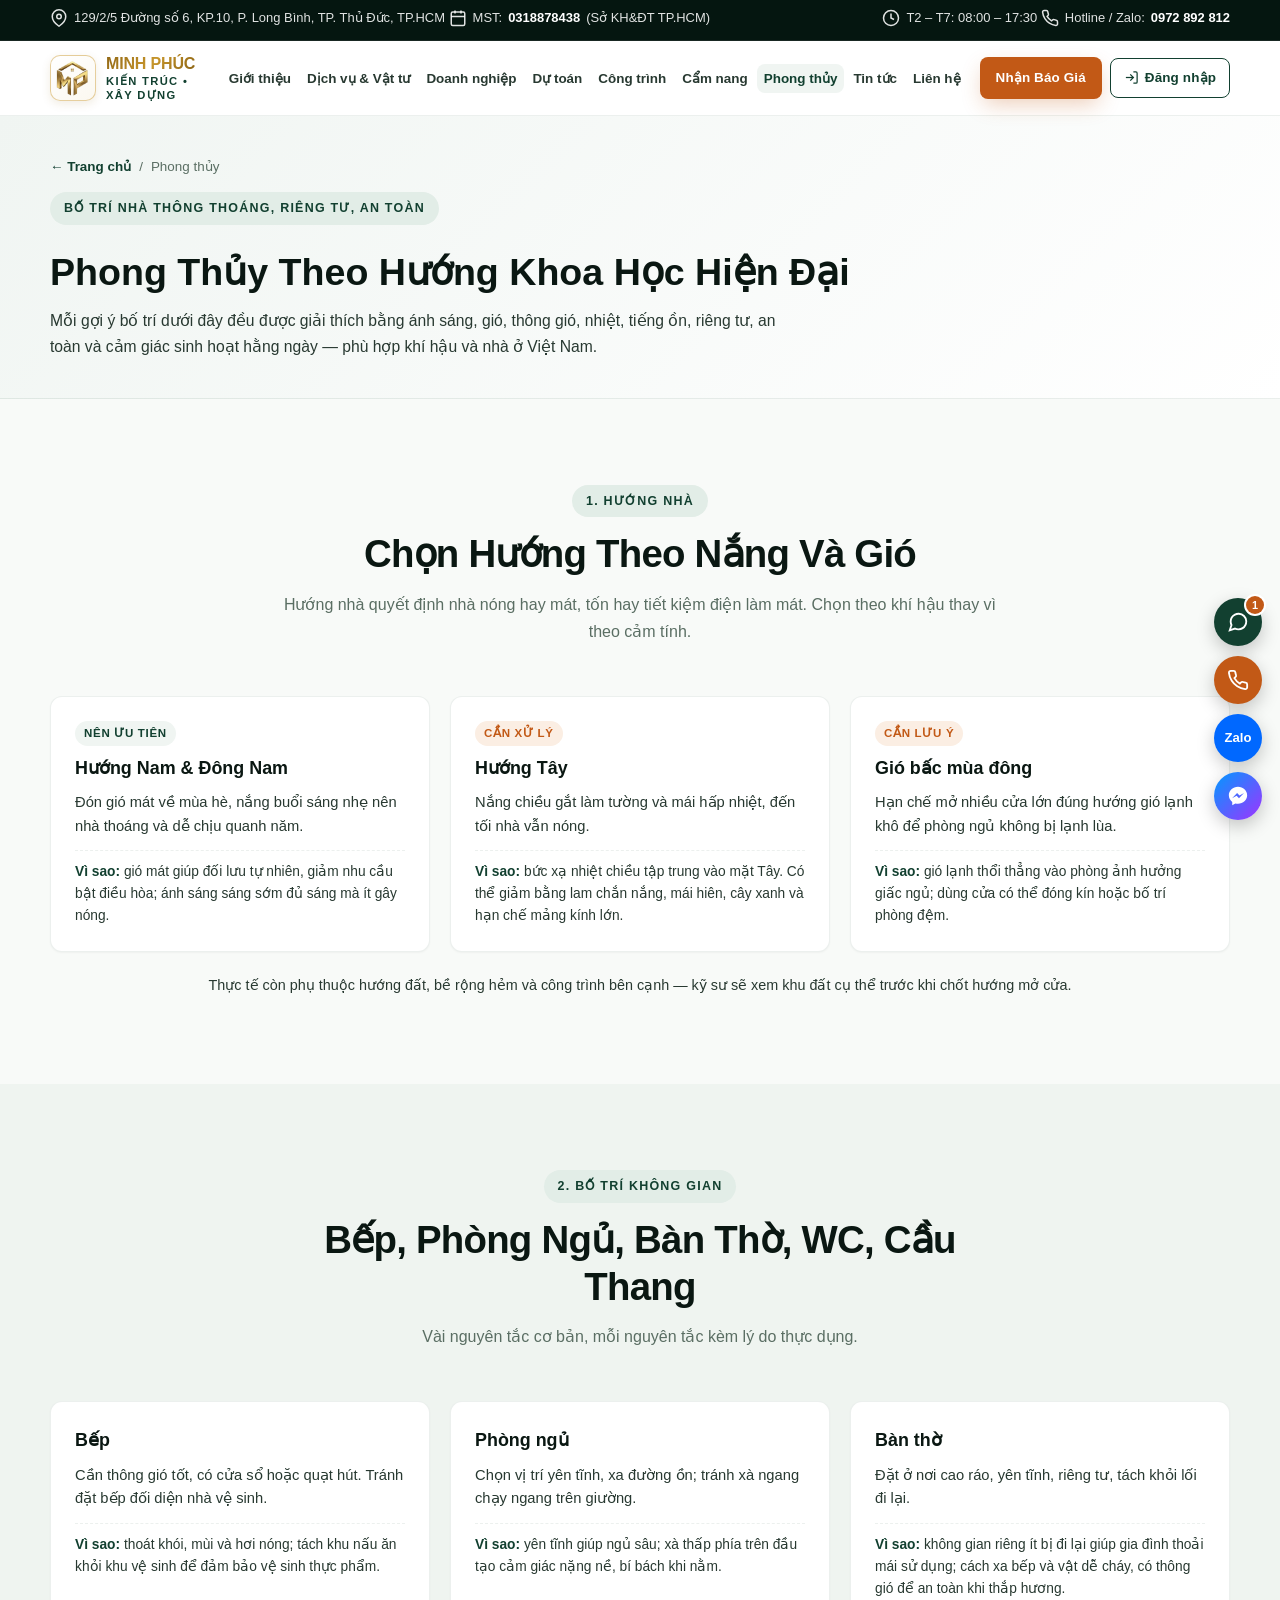
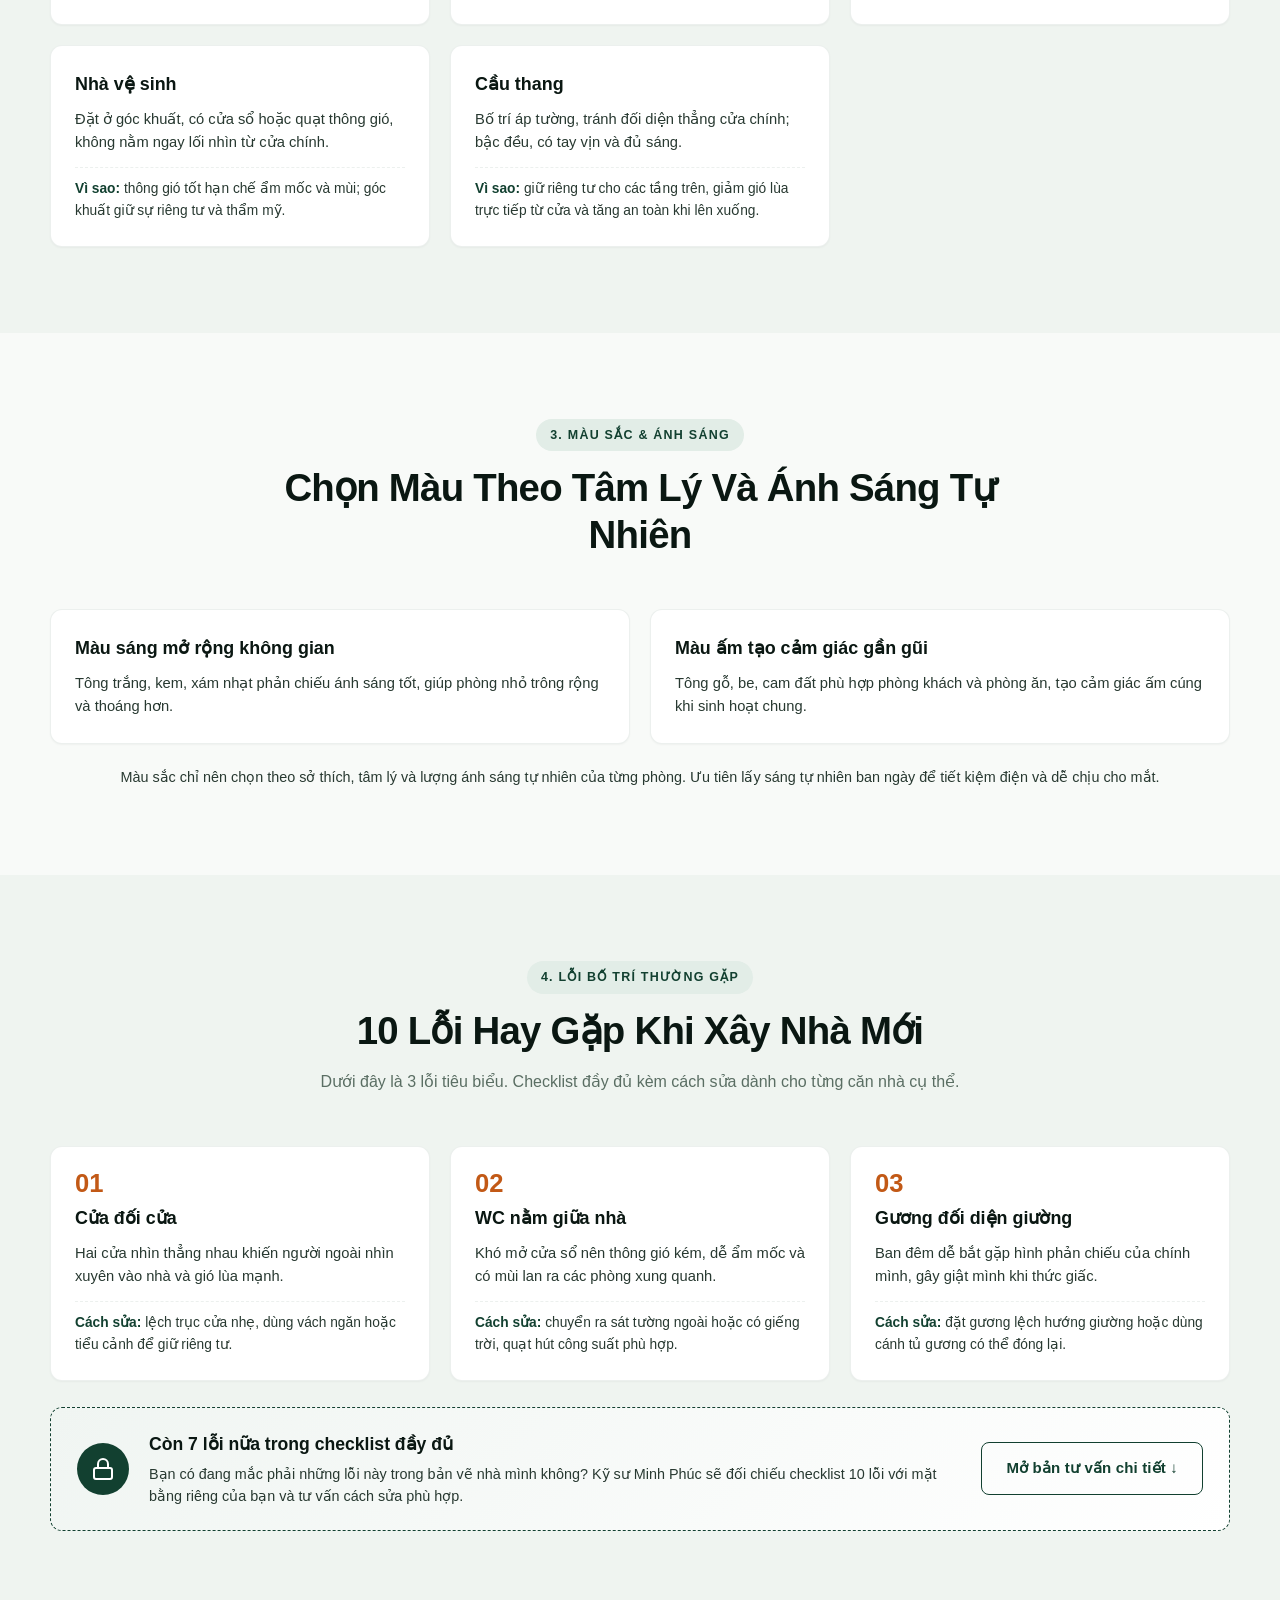
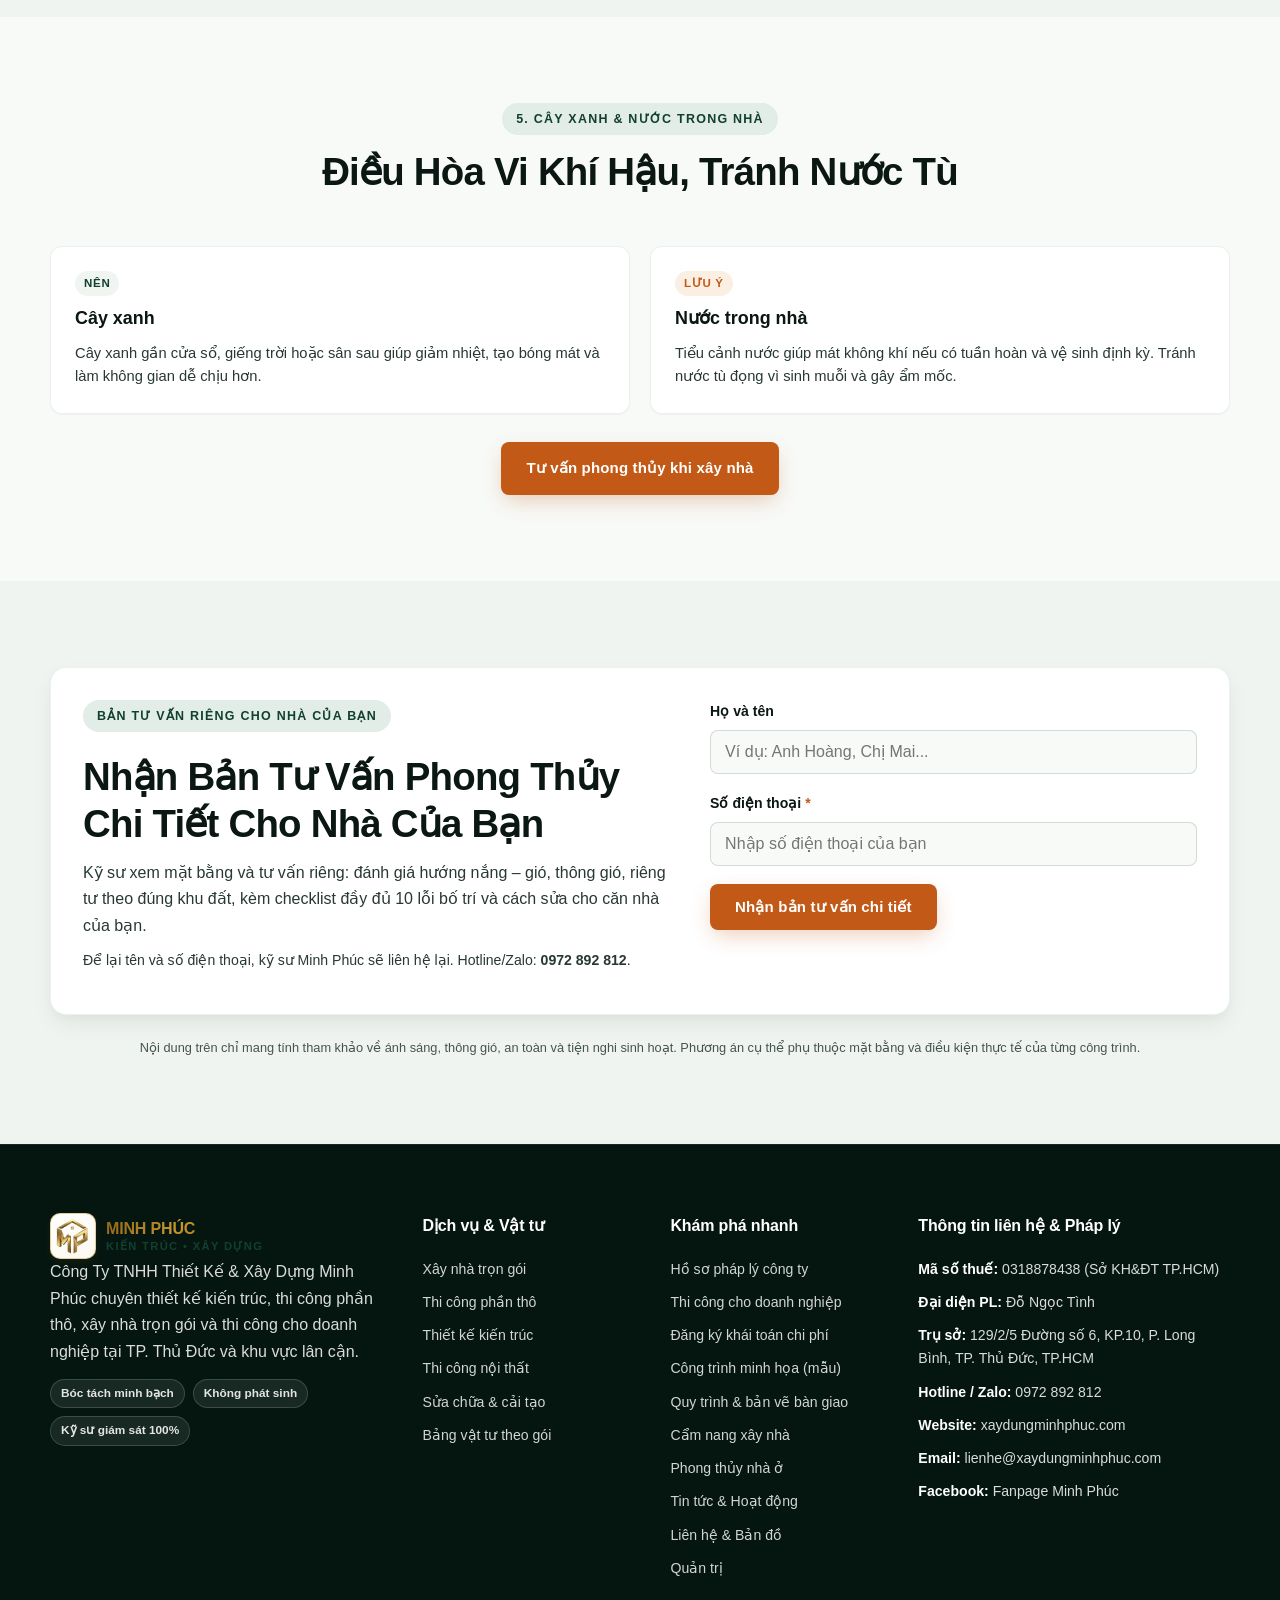
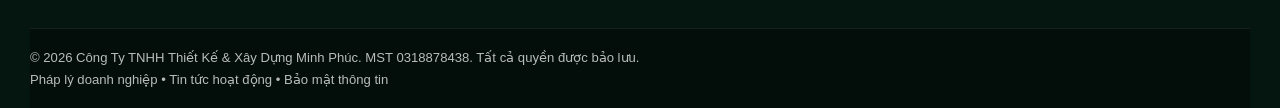
<file: phong-thuy.html>
<!DOCTYPE html>
<html lang="vi">
<head>
  <meta charset="UTF-8" />
  <meta name="viewport" content="width=device-width, initial-scale=1.0" />
  <meta http-equiv="X-UA-Compatible" content="IE=edge" />

  <title>Phong Thủy Nhà Ở Theo Hướng Khoa Học: Hướng Nhà, Bố Trí, Ánh Sáng | Xây Dựng Minh Phúc</title>
  <meta
    name="description"
    content="Phong thủy nhà ở theo hướng khoa học hiện đại: chọn hướng nhà theo nắng gió, bố trí bếp, phòng ngủ, bàn thờ, WC, cầu thang thông thoáng, riêng tư, an toàn. Kỹ sư Minh Phúc tư vấn riêng cho từng căn nhà."
  />
  <meta name="keywords" content="phong thủy nhà ở, hướng nhà hợp khí hậu, bố trí bếp phòng ngủ, thiết kế nhà thông thoáng, tư vấn xây nhà TP Thủ Đức, xây dựng minh phúc" />
  <meta name="author" content="Công Ty TNHH Thiết Kế & Xây Dựng Minh Phúc" />
  <meta name="robots" content="index, follow" />
  <link rel="canonical" href="https://covipga-hash.github.io/minhphuc-pro/phong-thuy.html" />

  <!-- Open Graph -->
  <meta property="og:type" content="website" />
  <meta property="og:locale" content="vi_VN" />
  <meta property="og:site_name" content="Xây Dựng Minh Phúc" />
  <meta property="og:title" content="Phong Thủy Nhà Ở Theo Hướng Khoa Học: Hướng Nhà, Bố Trí, Ánh Sáng | Xây Dựng Minh Phúc" />
  <meta
    property="og:description"
    content="Phong thủy nhà ở theo hướng khoa học hiện đại: chọn hướng nhà theo nắng gió, bố trí bếp, phòng ngủ, bàn thờ, WC, cầu thang thông thoáng, riêng tư, an toàn. Kỹ sư Minh Phúc tư vấn riêng cho từng căn nhà."
  />
  <meta property="og:image" content="https://images.unsplash.com/photo-1541888946425-d0fbb18086f6?auto=format&fit=crop&w=1200&q=80" />
  <meta property="og:url" content="https://covipga-hash.github.io/minhphuc-pro/phong-thuy.html" />

  <!-- Google Fonts: Inter & Playfair Display -->
  <link rel="preconnect" href="https://fonts.googleapis.com" />
  <link rel="preconnect" href="https://fonts.gstatic.com" crossorigin />
  <link
    href="https://fonts.googleapis.com/css2?family=Inter:wght@400;500;600;700;800&family=Playfair+Display:ital,wght@0,600;0,700;0,800;1,600&display=swap"
    rel="stylesheet"
  />

  <link rel="stylesheet" href="styles.css" />
</head>
<body class="news-page phong-thuy-page">

  <!-- =====================================================================
       1. TOPBAR DOANH NGHIỆP
       ===================================================================== -->
  <aside class="topbar" aria-label="Thông tin liên hệ nhanh">
    <div class="container topbar-inner">
      <div class="topbar-group">
        <span class="topbar-item">
          <svg class="icon-sm" viewBox="0 0 24 24" fill="none" stroke="currentColor" stroke-width="2"><path d="M21 10c0 7-9 13-9 13s-9-6-9-13a9 9 0 0 1 18 0z"></path><circle cx="12" cy="10" r="3"></circle></svg>
          129/2/5 Đường số 6, KP.10, P. Long Bình, TP. Thủ Đức, TP.HCM
        </span>
        <span class="topbar-item">
          <svg class="icon-sm" viewBox="0 0 24 24" fill="none" stroke="currentColor" stroke-width="2"><rect x="3" y="4" width="18" height="18" rx="2" ry="2"></rect><line x1="16" y1="2" x2="16" y2="6"></line><line x1="8" y1="2" x2="8" y2="6"></line><line x1="3" y1="10" x2="21" y2="10"></line></svg>
          MST: <strong>0318878438</strong> (Sở KH&amp;ĐT TP.HCM)
        </span>
      </div>
      <div class="topbar-group">
        <span class="topbar-item">
          <svg class="icon-sm" viewBox="0 0 24 24" fill="none" stroke="currentColor" stroke-width="2"><circle cx="12" cy="12" r="10"></circle><polyline points="12 6 12 12 16 14"></polyline></svg>
          T2 – T7: 08:00 – 17:30
        </span>
        <a href="tel:0972892812" class="topbar-item topbar-phone" title="Gọi Hotline Minh Phúc">
          <svg class="icon-sm" viewBox="0 0 24 24" fill="none" stroke="currentColor" stroke-width="2"><path d="M22 16.92v3a2 2 0 0 1-2.18 2 19.79 19.79 0 0 1-8.63-3.07 19.5 19.5 0 0 1-6-6 19.79 19.79 0 0 1-3.07-8.67A2 2 0 0 1 4.11 2h3a2 2 0 0 1 2 1.72 12.84 12.84 0 0 0 .7 2.81 2 2 0 0 1-.45 2.11L8.09 9.91a16 16 0 0 0 6 6l1.27-1.27a2 2 0 0 1 2.11-.45 12.84 12.84 0 0 0 2.81.7A2 2 0 0 1 22 16.92z"></path></svg>
          Hotline / Zalo: <strong>0972 892 812</strong>
        </a>
      </div>
    </div>
  </aside>

  <!-- =====================================================================
       2. HEADER CHÍNH & THANH ĐIỀU HƯỚNG
       ===================================================================== -->
  <header class="site-header" id="site-header">
    <div class="container header-inner">
      <a href="index.html" class="brand-logo" aria-label="Trang chủ Xây Dựng Minh Phúc">
        <div class="brand-icon-frame">
          <img src="assets/logo-mp.png" alt="Logo Công Ty TNHH Thiết Kế &amp; Xây Dựng Minh Phúc" class="brand-img" />
        </div>
        <div class="brand-text">
          <span class="brand-name">MINH PHÚC</span>
          <span class="brand-sub">KIẾN TRÚC &bull; XÂY DỰNG</span>
        </div>
      </a>

      <nav class="main-nav" id="main-nav" aria-label="Điều hướng chính">
        <ul class="nav-links">
          <li><a href="index.html#gioi-thieu">Giới thiệu</a></li>
          <li><a href="index.html#dich-vu">Dịch vụ &amp; Vật tư</a></li>
          <li><a href="index.html#doanh-nghiep">Doanh nghiệp</a></li>
          <li><a href="index.html#du-toan">Dự toán</a></li>
          <li><a href="index.html#cong-trinh">Công trình</a></li>
          <li><a href="index.html#cam-nang">Cẩm nang</a></li>
          <li><a href="phong-thuy.html" class="active">Phong thủy</a></li>
          <li><a href="tin-tuc.html">Tin tức</a></li>
          <li><a href="index.html#lien-he">Liên hệ</a></li>
        </ul>
      </nav>

      <div class="header-actions">
        <a href="index.html#du-toan" class="btn btn-primary header-cta">
          Nhận Báo Giá
        </a>

        <a href="quan-tri.html" class="btn header-login-btn" id="header-auth-btn" aria-label="Đăng nhập quản trị">
          <svg class="icon-xs" viewBox="0 0 24 24" fill="none" stroke="currentColor" stroke-width="2" aria-hidden="true">
            <path d="M15 3h4a2 2 0 0 1 2 2v14a2 2 0 0 1-2 2h-4"></path>
            <polyline points="10 17 15 12 10 7"></polyline>
            <line x1="15" y1="12" x2="3" y2="12"></line>
          </svg>
          <span class="header-login-text">Đăng nhập</span>
        </a>

        <button
          class="menu-toggle"
          id="menu-toggle"
          type="button"
          aria-label="Mở menu điều hướng"
          aria-expanded="false"
          aria-controls="main-nav"
        >
          <span class="hamburger-bar"></span>
          <span class="hamburger-bar"></span>
          <span class="hamburger-bar"></span>
        </button>
      </div>
    </div>
  </header>

  <main>
    <!-- HERO -->
    <section class="news-hero-section">
      <div class="container">
        <div class="news-breadcrumb">
          <a href="index.html">&larr; Trang chủ</a>
          <span class="breadcrumb-separator">/</span>
          <span class="breadcrumb-current">Phong thủy</span>
        </div>
        <div class="news-hero-content">
          <span class="section-eyebrow">Bố trí nhà thông thoáng, riêng tư, an toàn</span>
          <h1 class="news-hero-title">Phong Thủy Theo Hướng Khoa Học Hiện Đại</h1>
          <p class="news-hero-subtitle">
            Mỗi gợi ý bố trí dưới đây đều được giải thích bằng ánh sáng, gió, thông gió, nhiệt, tiếng ồn, riêng tư, an toàn và cảm giác sinh hoạt hằng ngày — phù hợp khí hậu và nhà ở Việt Nam.
          </p>
        </div>
      </div>
    </section>

    <!-- HƯỚNG NHÀ -->
    <section class="section section-light" id="huong-nha">
      <div class="container">
        <div class="section-header">
          <span class="section-eyebrow">1. Hướng nhà</span>
          <h2 class="section-title">Chọn Hướng Theo Nắng Và Gió</h2>
          <p class="section-subtitle">
            Hướng nhà quyết định nhà nóng hay mát, tốn hay tiết kiệm điện làm mát. Chọn theo khí hậu thay vì theo cảm tính.
          </p>
        </div>
        <div class="pt-grid pt-grid-3">
          <article class="pt-card">
            <span class="pt-tag">Nên ưu tiên</span>
            <h3>Hướng Nam &amp; Đông Nam</h3>
            <p>Đón gió mát về mùa hè, nắng buổi sáng nhẹ nên nhà thoáng và dễ chịu quanh năm.</p>
            <p class="pt-why"><strong>Vì sao:</strong> gió mát giúp đối lưu tự nhiên, giảm nhu cầu bật điều hòa; ánh sáng sáng sớm đủ sáng mà ít gây nóng.</p>
          </article>
          <article class="pt-card">
            <span class="pt-tag pt-tag-warn">Cần xử lý</span>
            <h3>Hướng Tây</h3>
            <p>Nắng chiều gắt làm tường và mái hấp nhiệt, đến tối nhà vẫn nóng.</p>
            <p class="pt-why"><strong>Vì sao:</strong> bức xạ nhiệt chiều tập trung vào mặt Tây. Có thể giảm bằng lam chắn nắng, mái hiên, cây xanh và hạn chế mảng kính lớn.</p>
          </article>
          <article class="pt-card">
            <span class="pt-tag pt-tag-warn">Cần lưu ý</span>
            <h3>Gió bấc mùa đông</h3>
            <p>Hạn chế mở nhiều cửa lớn đúng hướng gió lạnh khô để phòng ngủ không bị lạnh lùa.</p>
            <p class="pt-why"><strong>Vì sao:</strong> gió lạnh thổi thẳng vào phòng ảnh hưởng giấc ngủ; dùng cửa có thể đóng kín hoặc bố trí phòng đệm.</p>
          </article>
        </div>
        <p class="pt-note">Thực tế còn phụ thuộc hướng đất, bề rộng hẻm và công trình bên cạnh — kỹ sư sẽ xem khu đất cụ thể trước khi chốt hướng mở cửa.</p>
      </div>
    </section>

    <!-- BỐ TRÍ KHÔNG GIAN -->
    <section class="section section-alt" id="bo-tri">
      <div class="container">
        <div class="section-header">
          <span class="section-eyebrow">2. Bố trí không gian</span>
          <h2 class="section-title">Bếp, Phòng Ngủ, Bàn Thờ, WC, Cầu Thang</h2>
          <p class="section-subtitle">Vài nguyên tắc cơ bản, mỗi nguyên tắc kèm lý do thực dụng.</p>
        </div>
        <div class="pt-grid pt-grid-3">
          <article class="pt-card">
            <h3>Bếp</h3>
            <p>Cần thông gió tốt, có cửa sổ hoặc quạt hút. Tránh đặt bếp đối diện nhà vệ sinh.</p>
            <p class="pt-why"><strong>Vì sao:</strong> thoát khói, mùi và hơi nóng; tách khu nấu ăn khỏi khu vệ sinh để đảm bảo vệ sinh thực phẩm.</p>
          </article>
          <article class="pt-card">
            <h3>Phòng ngủ</h3>
            <p>Chọn vị trí yên tĩnh, xa đường ồn; tránh xà ngang chạy ngang trên giường.</p>
            <p class="pt-why"><strong>Vì sao:</strong> yên tĩnh giúp ngủ sâu; xà thấp phía trên đầu tạo cảm giác nặng nề, bí bách khi nằm.</p>
          </article>
          <article class="pt-card">
            <h3>Bàn thờ</h3>
            <p>Đặt ở nơi cao ráo, yên tĩnh, riêng tư, tách khỏi lối đi lại.</p>
            <p class="pt-why"><strong>Vì sao:</strong> không gian riêng ít bị đi lại giúp gia đình thoải mái sử dụng; cách xa bếp và vật dễ cháy, có thông gió để an toàn khi thắp hương.</p>
          </article>
          <article class="pt-card">
            <h3>Nhà vệ sinh</h3>
            <p>Đặt ở góc khuất, có cửa sổ hoặc quạt thông gió, không nằm ngay lối nhìn từ cửa chính.</p>
            <p class="pt-why"><strong>Vì sao:</strong> thông gió tốt hạn chế ẩm mốc và mùi; góc khuất giữ sự riêng tư và thẩm mỹ.</p>
          </article>
          <article class="pt-card">
            <h3>Cầu thang</h3>
            <p>Bố trí áp tường, tránh đối diện thẳng cửa chính; bậc đều, có tay vịn và đủ sáng.</p>
            <p class="pt-why"><strong>Vì sao:</strong> giữ riêng tư cho các tầng trên, giảm gió lùa trực tiếp từ cửa và tăng an toàn khi lên xuống.</p>
          </article>
        </div>
      </div>
    </section>

    <!-- MÀU SẮC & ÁNH SÁNG -->
    <section class="section section-light" id="mau-sac-anh-sang">
      <div class="container">
        <div class="section-header">
          <span class="section-eyebrow">3. Màu sắc &amp; ánh sáng</span>
          <h2 class="section-title">Chọn Màu Theo Tâm Lý Và Ánh Sáng Tự Nhiên</h2>
        </div>
        <div class="pt-grid pt-grid-2">
          <article class="pt-card">
            <h3>Màu sáng mở rộng không gian</h3>
            <p>Tông trắng, kem, xám nhạt phản chiếu ánh sáng tốt, giúp phòng nhỏ trông rộng và thoáng hơn.</p>
          </article>
          <article class="pt-card">
            <h3>Màu ấm tạo cảm giác gần gũi</h3>
            <p>Tông gỗ, be, cam đất phù hợp phòng khách và phòng ăn, tạo cảm giác ấm cúng khi sinh hoạt chung.</p>
          </article>
        </div>
        <p class="pt-note">Màu sắc chỉ nên chọn theo sở thích, tâm lý và lượng ánh sáng tự nhiên của từng phòng. Ưu tiên lấy sáng tự nhiên ban ngày để tiết kiệm điện và dễ chịu cho mắt.</p>
      </div>
    </section>

    <!-- LỖI THƯỜNG GẶP -->
    <section class="section section-alt" id="loi-thuong-gap">
      <div class="container">
        <div class="section-header">
          <span class="section-eyebrow">4. Lỗi bố trí thường gặp</span>
          <h2 class="section-title">10 Lỗi Hay Gặp Khi Xây Nhà Mới</h2>
          <p class="section-subtitle">Dưới đây là 3 lỗi tiêu biểu. Checklist đầy đủ kèm cách sửa dành cho từng căn nhà cụ thể.</p>
        </div>
        <div class="pt-grid pt-grid-3">
          <article class="pt-card pt-card-num">
            <span class="pt-num">01</span>
            <h3>Cửa đối cửa</h3>
            <p>Hai cửa nhìn thẳng nhau khiến người ngoài nhìn xuyên vào nhà và gió lùa mạnh.</p>
            <p class="pt-why"><strong>Cách sửa:</strong> lệch trục cửa nhẹ, dùng vách ngăn hoặc tiểu cảnh để giữ riêng tư.</p>
          </article>
          <article class="pt-card pt-card-num">
            <span class="pt-num">02</span>
            <h3>WC nằm giữa nhà</h3>
            <p>Khó mở cửa sổ nên thông gió kém, dễ ẩm mốc và có mùi lan ra các phòng xung quanh.</p>
            <p class="pt-why"><strong>Cách sửa:</strong> chuyển ra sát tường ngoài hoặc có giếng trời, quạt hút công suất phù hợp.</p>
          </article>
          <article class="pt-card pt-card-num">
            <span class="pt-num">03</span>
            <h3>Gương đối diện giường</h3>
            <p>Ban đêm dễ bắt gặp hình phản chiếu của chính mình, gây giật mình khi thức giấc.</p>
            <p class="pt-why"><strong>Cách sửa:</strong> đặt gương lệch hướng giường hoặc dùng cánh tủ gương có thể đóng lại.</p>
          </article>
        </div>

        <div class="pt-locked" aria-label="Phần chi tiết dành riêng cho khách để lại thông tin">
          <div class="pt-locked-icon" aria-hidden="true">
            <svg viewBox="0 0 24 24" fill="none" stroke="currentColor" stroke-width="2"><rect x="3" y="11" width="18" height="11" rx="2" ry="2"></rect><path d="M7 11V7a5 5 0 0 1 10 0v4"></path></svg>
          </div>
          <div class="pt-locked-text">
            <h3>Còn 7 lỗi nữa trong checklist đầy đủ</h3>
            <p>Bạn có đang mắc phải những lỗi này trong bản vẽ nhà mình không? Kỹ sư Minh Phúc sẽ đối chiếu checklist 10 lỗi với mặt bằng riêng của bạn và tư vấn cách sửa phù hợp.</p>
          </div>
          <a href="#nhan-tu-van" class="btn btn-outline-green pt-locked-btn">Mở bản tư vấn chi tiết &darr;</a>
        </div>
      </div>
    </section>

    <!-- CÂY XANH & NƯỚC -->
    <section class="section section-light" id="cay-xanh-nuoc">
      <div class="container">
        <div class="section-header">
          <span class="section-eyebrow">5. Cây xanh &amp; nước trong nhà</span>
          <h2 class="section-title">Điều Hòa Vi Khí Hậu, Tránh Nước Tù</h2>
        </div>
        <div class="pt-grid pt-grid-2">
          <article class="pt-card">
            <span class="pt-tag">Nên</span>
            <h3>Cây xanh</h3>
            <p>Cây xanh gần cửa sổ, giếng trời hoặc sân sau giúp giảm nhiệt, tạo bóng mát và làm không gian dễ chịu hơn.</p>
          </article>
          <article class="pt-card">
            <span class="pt-tag pt-tag-warn">Lưu ý</span>
            <h3>Nước trong nhà</h3>
            <p>Tiểu cảnh nước giúp mát không khí nếu có tuần hoàn và vệ sinh định kỳ. Tránh nước tù đọng vì sinh muỗi và gây ẩm mốc.</p>
          </article>
        </div>
        <div class="pt-cta-row">
          <a href="#nhan-tu-van" class="btn btn-primary btn-lg">Tư vấn phong thủy khi xây nhà</a>
        </div>
      </div>
    </section>

    <!-- NHẬN BẢN TƯ VẤN CHI TIẾT (LEAD) -->
    <section class="section section-alt" id="nhan-tu-van">
      <div class="container">
        <div class="pt-lead-card">
          <div class="pt-lead-intro">
            <span class="section-eyebrow">Bản tư vấn riêng cho nhà của bạn</span>
            <h2 class="section-title">Nhận Bản Tư Vấn Phong Thủy Chi Tiết Cho Nhà Của Bạn</h2>
            <p>
              Kỹ sư xem mặt bằng và tư vấn riêng: đánh giá hướng nắng – gió, thông gió, riêng tư theo đúng khu đất, kèm checklist đầy đủ 10 lỗi bố trí và cách sửa cho căn nhà của bạn.
            </p>
            <p class="pt-note-small">Để lại tên và số điện thoại, kỹ sư Minh Phúc sẽ liên hệ lại. Hotline/Zalo: <a href="tel:0972892812"><strong>0972 892 812</strong></a>.</p>
          </div>

          <div class="pt-lead-form-wrap">
            <form id="pt-lead-form" autocomplete="on" novalidate>
              <div class="form-group">
                <label for="pt-name">Họ và tên</label>
                <input type="text" id="pt-name" name="name" autocomplete="name" placeholder="Ví dụ: Anh Hoàng, Chị Mai..." />
              </div>
              <div class="form-group">
                <label for="pt-phone">Số điện thoại <span class="required-mark">*</span></label>
                <input type="tel" id="pt-phone" name="tel" autocomplete="tel" inputmode="tel" placeholder="Nhập số điện thoại của bạn" required />
              </div>
              <button type="submit" class="btn btn-primary btn-block" id="pt-submit">Nhận bản tư vấn chi tiết</button>
              <div class="form-feedback" id="pt-feedback" role="status" aria-live="polite" hidden></div>
            </form>

            <div class="pt-success" id="pt-success" hidden>
              <h3>Đã nhận thông tin của bạn</h3>
              <p id="pt-success-text">Kỹ sư Minh Phúc sẽ liên hệ lại để tư vấn phong thủy cho nhà của bạn.</p>
              <a href="https://zalo.me/0972892812" target="_blank" rel="noopener noreferrer" class="btn btn-zalo-solid">Nhắn Zalo kỹ sư: 0972 892 812</a>
            </div>
          </div>
        </div>
        <p class="pt-note pt-disclaimer">Nội dung trên chỉ mang tính tham khảo về ánh sáng, thông gió, an toàn và tiện nghi sinh hoạt. Phương án cụ thể phụ thuộc mặt bằng và điều kiện thực tế của từng công trình.</p>
      </div>
    </section>
  </main>

  <!-- =====================================================================
       FOOTER CHUẨN DOANH NGHIỆP
       ===================================================================== -->
  <footer class="site-footer" id="site-footer">
    <div class="container footer-grid">
      <div class="footer-col footer-col-brand">
        <a href="index.html" class="brand-logo footer-logo" aria-label="Về trang chủ">
          <div class="brand-icon-frame">
            <img src="assets/logo-mp.png" alt="Logo Minh Phúc" class="brand-img" />
          </div>
          <div class="brand-text">
            <span class="brand-name">MINH PHÚC</span>
            <span class="brand-sub">KIẾN TRÚC &bull; XÂY DỰNG</span>
          </div>
        </a>
        <p class="footer-bio">
          Công Ty TNHH Thiết Kế &amp; Xây Dựng Minh Phúc chuyên thiết kế kiến trúc, thi công phần thô, xây nhà trọn gói và thi công cho doanh nghiệp tại TP. Thủ Đức và khu vực lân cận.
        </p>
        <div class="footer-badges">
          <span class="footer-badge">Bóc tách minh bạch</span>
          <span class="footer-badge">Không phát sinh</span>
          <span class="footer-badge">Kỹ sư giám sát 100%</span>
        </div>
      </div>

      <div class="footer-col">
        <h3 class="footer-heading">Dịch vụ &amp; Vật tư</h3>
        <ul class="footer-links">
          <li><a href="index.html#dich-vu">Xây nhà trọn gói</a></li>
          <li><a href="index.html#dich-vu">Thi công phần thô</a></li>
          <li><a href="index.html#dich-vu">Thiết kế kiến trúc</a></li>
          <li><a href="index.html#dich-vu">Thi công nội thất</a></li>
          <li><a href="index.html#dich-vu">Sửa chữa &amp; cải tạo</a></li>
          <li><a href="index.html#vat-tu">Bảng vật tư theo gói</a></li>
        </ul>
      </div>

      <div class="footer-col">
        <h3 class="footer-heading">Khám phá nhanh</h3>
        <ul class="footer-links">
          <li><a href="index.html#gioi-thieu">Hồ sơ pháp lý công ty</a></li>
          <li><a href="index.html#doanh-nghiep">Thi công cho doanh nghiệp</a></li>
          <li><a href="index.html#du-toan">Đăng ký khái toán chi phí</a></li>
          <li><a href="index.html#cong-trinh">Công trình minh họa (mẫu)</a></li>
          <li><a href="index.html#quy-trinh">Quy trình &amp; bản vẽ bàn giao</a></li>
          <li><a href="index.html#cam-nang">Cẩm nang xây nhà</a></li>
          <li><a href="phong-thuy.html">Phong thủy nhà ở</a></li>
          <li><a href="tin-tuc.html">Tin tức &amp; Hoạt động</a></li>
          <li><a href="index.html#lien-he">Liên hệ &amp; Bản đồ</a></li>
          <li><a href="quan-tri.html">Quản trị</a></li>
        </ul>
      </div>

      <div class="footer-col">
        <h3 class="footer-heading">Thông tin liên hệ &amp; Pháp lý</h3>
        <ul class="footer-contact-list">
          <li><strong>Mã số thuế:</strong> <span>0318878438 (Sở KH&amp;ĐT TP.HCM)</span></li>
          <li><strong>Đại diện PL:</strong> <span>Đỗ Ngọc Tình</span></li>
          <li><strong>Trụ sở:</strong> <span>129/2/5 Đường số 6, KP.10, P. Long Bình, TP. Thủ Đức, TP.HCM</span></li>
          <li><strong>Hotline / Zalo:</strong> <a href="tel:0972892812">0972 892 812</a></li>
          <li><strong>Website:</strong> <a href="https://xaydungminhphuc.com" target="_blank" rel="noopener noreferrer">xaydungminhphuc.com</a></li>
          <li><strong>Email:</strong> <a href="mailto:lienhe@xaydungminhphuc.com">lienhe@xaydungminhphuc.com</a></li>
          <li><strong>Facebook:</strong> <a href="https://www.facebook.com/profile.php?id=61589156226446" target="_blank" rel="noopener noreferrer">Fanpage Minh Phúc</a></li>
        </ul>
      </div>
    </div>

    <div class="container footer-bottom">
      <p class="copyright">
        &copy; 2026 Công Ty TNHH Thiết Kế &amp; Xây Dựng Minh Phúc. MST 0318878438. Tất cả quyền được bảo lưu.
      </p>
      <div class="footer-bottom-links">
        <a href="index.html#gioi-thieu">Pháp lý doanh nghiệp</a>
        <span class="sep">&bull;</span>
        <a href="tin-tuc.html">Tin tức hoạt động</a>
        <span class="sep">&bull;</span>
        <a href="index.html#lien-he">Bảo mật thông tin</a>
      </div>
    </div>
  </footer>

  <!-- =====================================================================
       CỤM NÚT NỔI LIÊN HỆ NHANH (FLOATING ACTIONS)
       ===================================================================== -->
  <div class="floating-actions" aria-label="Liên hệ nhanh">
    <a href="tel:0972892812" class="fab-btn fab-call" aria-label="Gọi Hotline 0972 892 812">
      <span class="fab-tooltip">Gọi: 0972 892 812</span>
      <svg viewBox="0 0 24 24" fill="none" stroke="currentColor" stroke-width="2">
        <path d="M22 16.92v3a2 2 0 0 1-2.18 2 19.79 19.79 0 0 1-8.63-3.07 19.5 19.5 0 0 1-6-6 19.79 19.79 0 0 1-3.07-8.67A2 2 0 0 1 4.11 2h3a2 2 0 0 1 2 1.72c.12.96.36 1.9.7 2.81a2 2 0 0 1-.45 2.11L8.09 9.91a16 16 0 0 0 6 6l1.27-1.27a2 2 0 0 1 2.11-.45c.91.34 1.85.58 2.81.7A2 2 0 0 1 22 16.92z"></path>
      </svg>
    </a>

    <a href="https://zalo.me/0972892812" target="_blank" rel="noopener noreferrer" class="fab-btn fab-zalo" aria-label="Nhắn Zalo 0972 892 812">
      <span class="fab-tooltip">Zalo: 0972 892 812</span>
      <span>Zalo</span>
    </a>

    <a href="https://m.me/61589156226446" target="_blank" rel="noopener noreferrer" class="fab-btn fab-messenger" aria-label="Nhắn Messenger Minh Phúc">
      <span class="fab-tooltip">Nhắn Messenger</span>
      <svg viewBox="0 0 24 24" fill="currentColor">
        <path d="M12 2C6.48 2 2 6.15 2 11.26c0 2.91 1.45 5.51 3.72 7.21V22l3.4-1.87c.9.25 1.87.39 2.88.39 5.52 0 10-4.15 10-9.26S17.52 2 12 2zm1.07 12.46l-2.55-2.72-4.97 2.72 5.47-5.81 2.61 2.72 4.91-2.72-5.47 5.81z" />
      </svg>
    </a>

    <button type="button" class="fab-btn fab-top" id="back-to-top" aria-label="Lên đầu trang">
      <span class="fab-tooltip">Lên đầu trang</span>
      <svg viewBox="0 0 24 24" fill="none" stroke="currentColor" stroke-width="2.5">
        <polyline points="18 15 12 9 6 15"></polyline>
      </svg>
    </button>
  </div>

  <!-- Scripts -->
  <script src="news-data.js"></script>
  <script src="news.js"></script>
  <script src="phong-thuy.js"></script>
  <script src="chat-widget.js"></script>
</body>
</html>
</file>
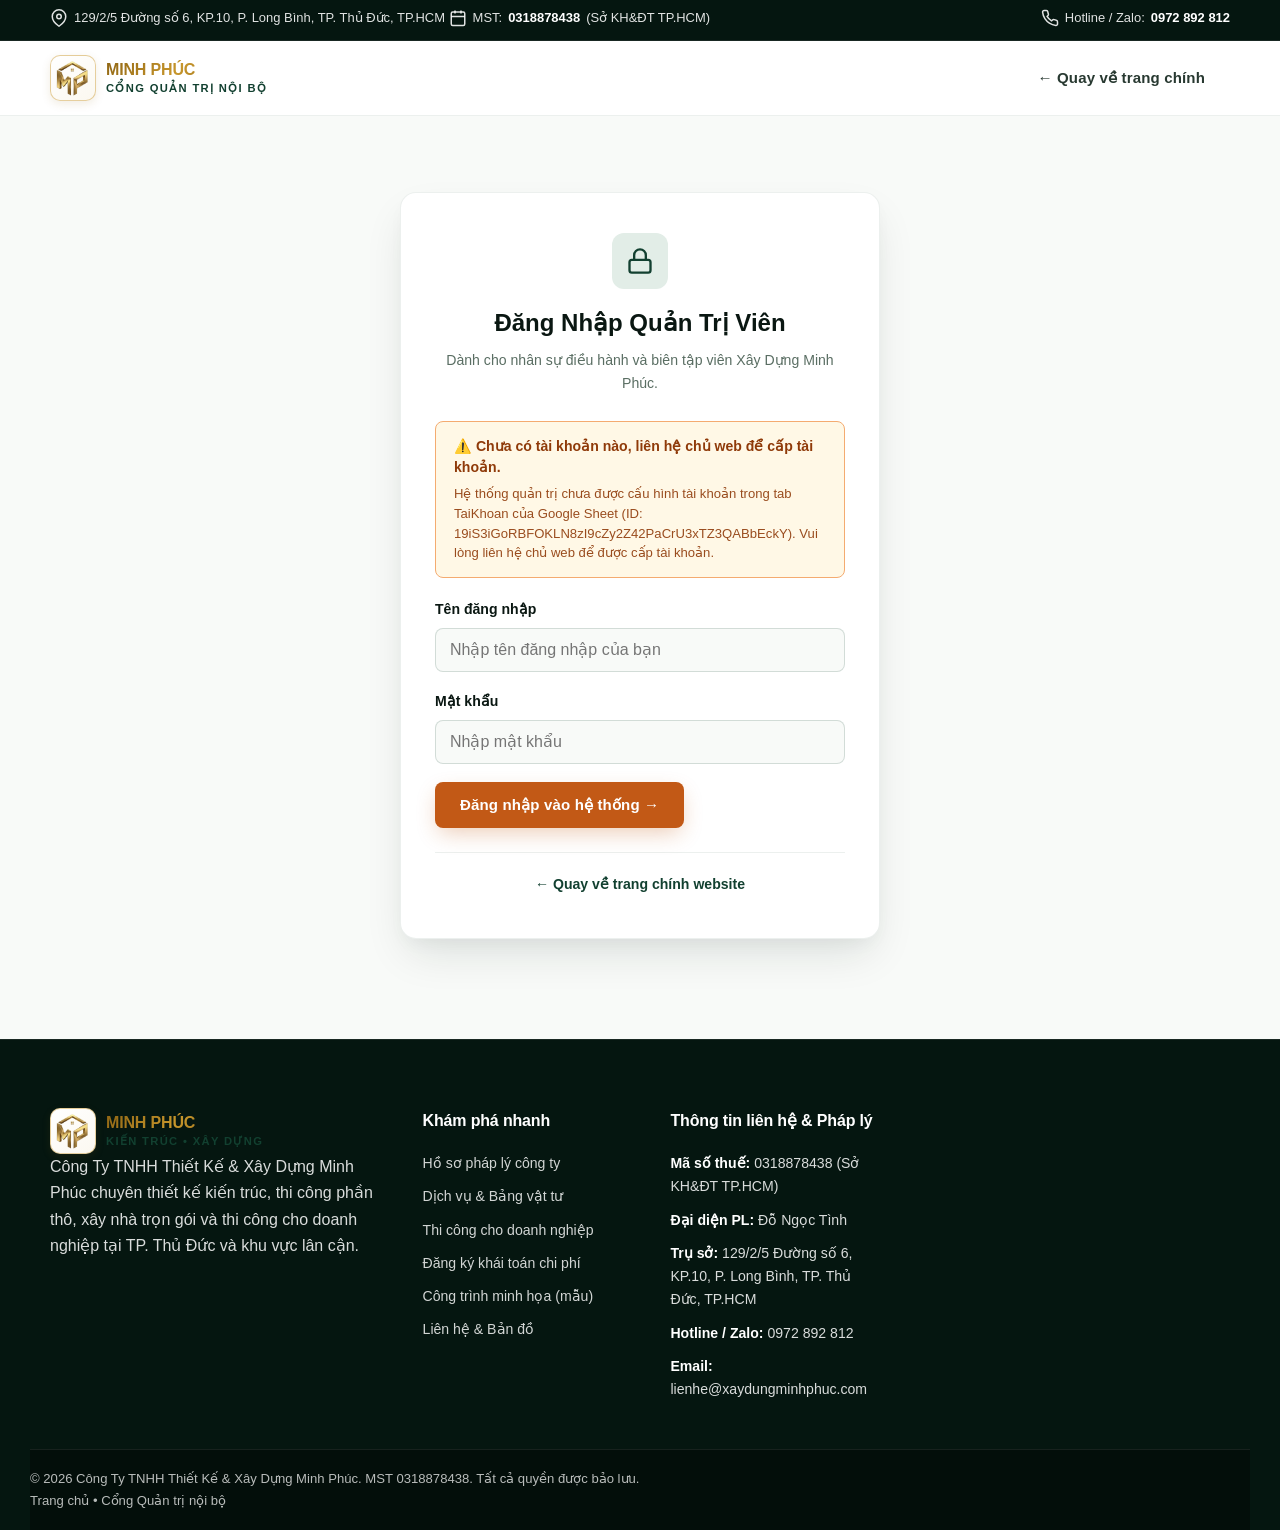
<file: quan-tri.html>
<!DOCTYPE html>
<html lang="vi">
<head>
  <meta charset="UTF-8" />
  <meta name="viewport" content="width=device-width, initial-scale=1.0" />
  <meta http-equiv="X-UA-Compatible" content="IE=edge" />

  <title>Cổng Quản Trị Nội Bộ | Công Ty TNHH Thiết Kế &amp; Xây Dựng Minh Phúc</title>
  <meta name="robots" content="noindex, nofollow" />

  <!-- Google Fonts: Inter & Playfair Display -->
  <link rel="preconnect" href="https://fonts.googleapis.com" />
  <link rel="preconnect" href="https://fonts.gstatic.com" crossorigin />
  <link
    href="https://fonts.googleapis.com/css2?family=Inter:wght@400;500;600;700;800&family=Playfair+Display:ital,wght@0,600;0,700;0,800;1,600&display=swap"
    rel="stylesheet"
  />

  <link rel="stylesheet" href="styles.css" />
</head>
<body class="admin-page-body">

  <!-- =====================================================================
       1. TOPBAR DOANH NGHIỆP
       ===================================================================== -->
  <aside class="topbar" aria-label="Thông tin liên hệ nhanh">
    <div class="container topbar-inner">
      <div class="topbar-group">
        <span class="topbar-item">
          <svg class="icon-sm" viewBox="0 0 24 24" fill="none" stroke="currentColor" stroke-width="2"><path d="M21 10c0 7-9 13-9 13s-9-6-9-13a9 9 0 0 1 18 0z"></path><circle cx="12" cy="10" r="3"></circle></svg>
          129/2/5 Đường số 6, KP.10, P. Long Bình, TP. Thủ Đức, TP.HCM
        </span>
        <span class="topbar-item">
          <svg class="icon-sm" viewBox="0 0 24 24" fill="none" stroke="currentColor" stroke-width="2"><rect x="3" y="4" width="18" height="18" rx="2" ry="2"></rect><line x1="16" y1="2" x2="16" y2="6"></line><line x1="8" y1="2" x2="8" y2="6"></line><line x1="3" y1="10" x2="21" y2="10"></line></svg>
          MST: <strong>0318878438</strong> (Sở KH&amp;ĐT TP.HCM)
        </span>
      </div>
      <div class="topbar-group">
        <a href="tel:0972892812" class="topbar-item topbar-phone" title="Hotline Minh Phúc">
          <svg class="icon-sm" viewBox="0 0 24 24" fill="none" stroke="currentColor" stroke-width="2"><path d="M22 16.92v3a2 2 0 0 1-2.18 2 19.79 19.79 0 0 1-8.63-3.07 19.5 19.5 0 0 1-6-6 19.79 19.79 0 0 1-3.07-8.67A2 2 0 0 1 4.11 2h3a2 2 0 0 1 2 1.72 12.84 12.84 0 0 0 .7 2.81 2 2 0 0 1-.45 2.11L8.09 9.91a16 16 0 0 0 6 6l1.27-1.27a2 2 0 0 1 2.11-.45 12.84 12.84 0 0 0 2.81.7A2 2 0 0 1 22 16.92z"></path></svg>
          Hotline / Zalo: <strong>0972 892 812</strong>
        </a>
      </div>
    </div>
  </aside>

  <!-- =====================================================================
       2. HEADER CỔNG QUẢN TRỊ
       ===================================================================== -->
  <header class="site-header" id="site-header">
    <div class="container header-inner">
      <a href="index.html" class="brand-logo" aria-label="Về trang chủ">
        <div class="brand-icon-frame">
          <img src="assets/logo-mp.png" alt="Logo Minh Phúc" class="brand-img" />
        </div>
        <div class="brand-text">
          <span class="brand-name">MINH PHÚC</span>
          <span class="brand-sub">CỔNG QUẢN TRỊ NỘI BỘ</span>
        </div>
      </a>

      <div class="admin-header-actions">
        <a href="index.html" class="btn btn-outline btn-sm">
          &larr; Quay về trang chính
        </a>
      </div>
    </div>
  </header>

  <main class="admin-main-content">
    <div class="container">

      <!-- =================================================================
           VIEW 1: FORM ĐĂNG NHẬP (CHẶN NẾU CHƯA CÓ TÀI KHOẢN HOẶC SAI PASS)
           ================================================================= -->
      <section id="admin-login-view" class="admin-auth-section">
        <div class="admin-auth-card">
          <div class="admin-card-head">
            <div class="admin-shield-icon" aria-hidden="true">
              <svg viewBox="0 0 24 24" fill="none" stroke="currentColor" stroke-width="2">
                <rect x="3" y="11" width="18" height="11" rx="2" ry="2"></rect>
                <path d="M7 11V7a5 5 0 0 1 10 0v4"></path>
              </svg>
            </div>
            <h1 class="admin-auth-title">Đăng Nhập Quản Trị Viên</h1>
            <p class="admin-auth-sub">Dành cho nhân sự điều hành và biên tập viên Xây Dựng Minh Phúc.</p>
          </div>

          <!-- Thông báo khi hệ thống chưa có tài khoản -->
          <div id="admin-no-account-notice" class="admin-alert admin-alert-warning" hidden></div>

          <!-- Thông báo lỗi khi đăng nhập sai -->
          <div id="admin-login-error" class="admin-login-error admin-alert-danger" hidden></div>

          <form id="admin-login-form" class="admin-form" novalidate>
            <div class="form-group">
              <label for="admin-user">Tên đăng nhập</label>
              <input
                type="text"
                id="admin-user"
                placeholder="Nhập tên đăng nhập của bạn"
                required
                autocomplete="username"
              />
            </div>

            <div class="form-group">
              <label for="admin-pass">Mật khẩu</label>
              <input
                type="password"
                id="admin-pass"
                placeholder="Nhập mật khẩu"
                required
                autocomplete="current-password"
              />
            </div>

            <div class="admin-form-actions">
              <button type="submit" class="btn btn-primary btn-block" id="btn-admin-submit">
                Đăng nhập vào hệ thống &rarr;
              </button>
            </div>
          </form>

          <div class="admin-card-foot">
            <a href="index.html" class="link-back-home">&larr; Quay về trang chính website</a>
          </div>
        </div>
      </section>

      <!-- =================================================================
           VIEW 2: TRANG QUẢN TRỊ 3 QUYỀN (SAU KHI ĐĂNG NHẬP THÀNH CÔNG)
           ================================================================= -->
      <section id="admin-dashboard-view" class="admin-dashboard-section" hidden>
        <!-- Top bar quản trị viên -->
        <div class="admin-user-bar">
          <div class="admin-user-info">
            <span class="user-avatar-badge">👤</span>
            <div>
              <div class="user-greeting">
                Xin chào, <strong id="admin-current-name">Quản trị viên</strong>
                <span class="badge-role" id="admin-current-role">Quản trị</span>
              </div>
              <small class="text-muted">Phiên làm việc bảo mật (sessionStorage — tự hủy khi đóng tab)</small>
            </div>
          </div>
          <button type="button" class="btn btn-ghost btn-sm" id="btn-admin-logout">
            Đăng xuất &rarr;
          </button>
        </div>

        <!-- Cụm 3 quyền quản trị -->
        <div class="admin-modules-grid">

          <!-- QUYỀN 1: ĐĂNG TIN TỨC (GHI VÀO TAB TINTUC VỚI TRẠNG THÁI "HIỂN THỊ") -->
          <div class="admin-module-card">
            <div class="module-head">
              <span class="module-num">01</span>
              <div>
                <h2 class="module-title">Đăng Tin Tức Mới</h2>
                <p class="module-desc">Ghi bài viết mới vào tab TinTuc với trạng thái "Hiển thị". Trang tin tức sẽ đồng bộ từ tab này.</p>
              </div>
            </div>

            <div id="add-news-alert" class="admin-alert" hidden></div>

            <form id="form-add-news" class="admin-edit-form" novalidate>
              <div class="form-group">
                <label for="news-title">Tiêu đề bài viết *</label>
                <input type="text" id="news-title" placeholder="Ví dụ: Tiến độ Vành đai 3 TP.HCM đoạn qua TP. Thủ Đức" required />
              </div>

              <div class="form-grid-2">
                <div class="form-group">
                  <label for="news-category">Chuyên mục</label>
                  <select id="news-category">
                    <option value="ha-tang" selected>Hạ tầng</option>
                    <option value="xay-dung">Xây dựng</option>
                    <option value="tin-cong-ty">Tin công ty</option>
                  </select>
                </div>
                <div class="form-group">
                  <label for="news-img">Đường dẫn ảnh đại diện (URL hoặc assets/)</label>
                  <input type="text" id="news-img" placeholder="https://... hoặc assets/news/..." />
                </div>
              </div>

              <div class="form-group">
                <label for="news-summary">Tóm tắt ngắn (1-2 câu hiển thị ở danh sách bài)</label>
                <textarea id="news-summary" rows="2" placeholder="Tóm tắt ngắn gọn nội dung cốt lõi của bài viết..."></textarea>
              </div>

              <div class="form-group">
                <label for="news-content">Nội dung bài viết đầy đủ</label>
                <textarea id="news-content" rows="6" placeholder="Nhập các đoạn văn chi tiết của bài viết..."></textarea>
              </div>

              <div class="form-grid-2">
                <div class="form-group">
                  <label for="news-source">Nguồn báo chính thống</label>
                  <input type="text" id="news-source" placeholder="Ví dụ: Báo Tuổi Trẻ, VnExpress..." />
                </div>
                <div class="form-group">
                  <label for="news-source-url">Liên kết bài gốc</label>
                  <input type="url" id="news-source-url" placeholder="https://tuoitre.vn/..." />
                </div>
              </div>

              <div class="form-actions-row">
                <button type="submit" class="btn btn-primary" id="btn-submit-news">
                  Đăng bài viết lên web &rarr;
                </button>
              </div>
            </form>
          </div>

          <!-- QUYỀN 2: XÓA TIN TỨC (XÓA MỀM: ĐỔI TRẠNG THÁI THÀNH "ẨN") -->
          <div class="admin-module-card">
            <div class="module-head-split">
              <div class="module-head">
                <span class="module-num">02</span>
                <div>
                  <h2 class="module-title">Quản Lý &amp; Xóa Tin Tức</h2>
                  <p class="module-desc">Danh sách bài trong tab TinTuc. Thao tác xóa sẽ chuyển trạng thái thành "Ẩn" (xóa mềm, không xóa dòng).</p>
                </div>
              </div>
              <button type="button" class="btn btn-ghost btn-sm" id="btn-refresh-news" title="Làm mới danh sách bài viết">
                ↻ Làm mới
              </button>
            </div>

            <div class="table-responsive">
              <table class="admin-table">
                <thead>
                  <tr>
                    <th>Mã ID</th>
                    <th>Tiêu đề bài viết</th>
                    <th>Chuyên mục</th>
                    <th>Ngày đăng</th>
                    <th>Trạng thái</th>
                    <th>Thao tác</th>
                  </tr>
                </thead>
                <tbody id="news-table-body">
                  <tr>
                    <td colspan="6" style="text-align:center; padding: 20px;">Đang tải danh sách bài viết...</td>
                  </tr>
                </tbody>
              </table>
            </div>
          </div>

          <!-- QUYỀN 3: XEM DATA KHÁCH HÀNG (MỞ TAB GOOGLE SHEET, KHÔNG NHÚNG LÊN WEB) -->
          <div class="admin-module-card">
            <div class="module-head">
              <span class="module-num">03</span>
              <div>
                <h2 class="module-title">Xem Dữ Liệu Khách Hàng (Google Sheet)</h2>
                <p class="module-desc">Tiếp nhận thông tin khách gửi từ Form dự toán &amp; Form liên hệ. Để bảo mật tuyệt đối thông tin khách hàng, hệ thống chỉ mở trực tiếp trong Google Sheets bằng tài khoản được cấp quyền.</p>
              </div>
            </div>

            <div class="sheet-access-box">
              <div class="sheet-desc-icon">
                <svg viewBox="0 0 24 24" fill="none" stroke="currentColor" stroke-width="2">
                  <path d="M14 2H6a2 2 0 0 0-2 2v16a2 2 0 0 0 2 2h12a2 2 0 0 0 2-2V8z"></path>
                  <polyline points="14 2 14 8 20 8"></polyline>
                  <line x1="16" y1="13" x2="8" y2="13"></line>
                  <line x1="16" y1="17" x2="8" y2="17"></line>
                  <polyline points="10 9 9 9 8 9"></polyline>
                </svg>
              </div>
              <div class="sheet-desc-text">
                <h3>Bảng Tính Quản Trị &amp; Khách Hàng Xây Dựng Minh Phúc</h3>
                <p>Bao gồm tab <code>TaiKhoan</code> (danh sách quản trị viên), tab <code>TinTuc</code> (bài viết xuất bản) và kết nối với dữ liệu khách hàng.</p>
                <div class="sheet-actions">
                  <a
                    href="https://docs.google.com/spreadsheets/d/19iS3iGoRBFOKLN8zI9cZy2Z42PaCrU3xTZ3QABbEckY/edit"
                    id="link-open-sheet"
                    target="_blank"
                    rel="noopener noreferrer"
                    class="btn btn-secondary"
                  >
                    Mở Sheet Quản Trị &amp; Dữ Liệu (Tab mới) &rarr;
                  </a>
                </div>
                <small class="text-muted">Lưu ý: Chỉ tài khoản Google được chủ web chia sẻ quyền truy cập (như covipga@gmail.com) mới có thể xem được dữ liệu này.</small>
              </div>
            </div>
          </div>

          <!-- QUYỀN 4: TIN NHẮN TRỰC TIẾP (LIVE CHAT & TRẢ LỜI KHÁCH HÀNG) -->
          <div class="admin-module-card admin-chat-module">
            <div class="module-head-split">
              <div class="module-head">
                <span class="module-num">04</span>
                <div>
                  <h2 class="module-title">Tin Nhắn Trực Tiếp (Live Chat)</h2>
                  <p class="module-desc">Tiếp nhận tin nhắn tư vấn từ khách hàng trên website. Xem toàn bộ lịch sử và trả lời trực tiếp.</p>
                </div>
              </div>
              <div class="chat-module-actions">
                <span id="chat-unread-badge" class="badge-unread" hidden>0 tin mới</span>
                <button type="button" class="btn btn-ghost btn-sm" id="btn-refresh-chats" title="Làm mới danh sách tin nhắn">
                  ↻ Làm mới
                </button>
              </div>
            </div>

            <div class="admin-chat-layout">
              <!-- Danh sách cuộc trò chuyện bên trái -->
              <div class="admin-chat-sidebar">
                <div class="chat-search-wrap">
                  <input type="text" id="chat-search-input" placeholder="Tìm theo tên hoặc SĐT khách..." />
                </div>
                <div class="chat-conversations-list" id="admin-conversations-list">
                  <div class="chat-loading-placeholder">Đang tải cuộc trò chuyện...</div>
                </div>
              </div>

              <!-- Nội dung cuộc trò chuyện bên phải -->
              <div class="admin-chat-main">
                <div class="chat-empty-state" id="chat-empty-state">
                  <svg viewBox="0 0 24 24" fill="none" stroke="currentColor" stroke-width="2">
                    <path d="M21 15a2 2 0 0 1-2 2H7l-4 4V5a2 2 0 0 1 2-2h14a2 2 0 0 1 2 2z"></path>
                  </svg>
                  <p>Chọn một cuộc trò chuyện từ danh sách bên trái để xem nội dung và trả lời khách hàng</p>
                </div>

                <div class="chat-thread-view" id="chat-thread-view" hidden>
                  <div class="chat-thread-header">
                    <div>
                      <div class="chat-thread-name" id="thread-cust-name">Khách hàng</div>
                      <div class="chat-thread-phone">
                        <a href="#" id="thread-cust-phone" class="phone-link">0900000000</a>
                        <span class="thread-id-pill" id="thread-conv-id">Mã: ...</span>
                      </div>
                    </div>
                    <button type="button" class="btn btn-ghost btn-xs" id="btn-close-thread" title="Đóng khung chat">&times;</button>
                  </div>

                  <div class="chat-messages-scroll" id="thread-messages-list">
                    <!-- Bong bóng tin nhắn render ở đây -->
                  </div>

                  <form id="form-reply-chat" class="chat-reply-form">
                    <textarea id="reply-text" rows="2" placeholder="Nhập câu trả lời gửi đến khách hàng..." required></textarea>
                    <div class="reply-form-bar">
                      <span class="reply-sender-note">Người gửi: <strong id="reply-staff-name">Nhân viên</strong></span>
                      <button type="submit" class="btn btn-primary btn-sm" id="btn-send-reply">
                        Gửi câu trả lời &rarr;
                      </button>
                    </div>
                  </form>
                </div>
              </div>
            </div>
          </div>

        </div>
      </section>

    </div>
  </main>

  <!-- =====================================================================
       FOOTER CHUẨN DOANH NGHIỆP
       ===================================================================== -->
  <footer class="site-footer" id="site-footer">
    <div class="container footer-grid">
      <div class="footer-col footer-col-brand">
        <a href="index.html" class="brand-logo footer-logo" aria-label="Về trang chủ">
          <div class="brand-icon-frame">
            <img src="assets/logo-mp.png" alt="Logo Minh Phúc" class="brand-img" />
          </div>
          <div class="brand-text">
            <span class="brand-name">MINH PHÚC</span>
            <span class="brand-sub">KIẾN TRÚC &bull; XÂY DỰNG</span>
          </div>
        </a>
        <p class="footer-bio">
          Công Ty TNHH Thiết Kế &amp; Xây Dựng Minh Phúc chuyên thiết kế kiến trúc, thi công phần thô, xây nhà trọn gói và thi công cho doanh nghiệp tại TP. Thủ Đức và khu vực lân cận.
        </p>
      </div>

      <div class="footer-col">
        <h3 class="footer-heading">Khám phá nhanh</h3>
        <ul class="footer-links">
          <li><a href="index.html#gioi-thieu">Hồ sơ pháp lý công ty</a></li>
          <li><a href="index.html#dich-vu">Dịch vụ &amp; Bảng vật tư</a></li>
          <li><a href="index.html#doanh-nghiep">Thi công cho doanh nghiệp</a></li>
          <li><a href="index.html#du-toan">Đăng ký khái toán chi phí</a></li>
          <li><a href="index.html#cong-trinh">Công trình minh họa (mẫu)</a></li>
          <li><a href="index.html#lien-he">Liên hệ &amp; Bản đồ</a></li>
        </ul>
      </div>

      <div class="footer-col">
        <h3 class="footer-heading">Thông tin liên hệ &amp; Pháp lý</h3>
        <ul class="footer-contact-list">
          <li><strong>Mã số thuế:</strong> <span>0318878438 (Sở KH&amp;ĐT TP.HCM)</span></li>
          <li><strong>Đại diện PL:</strong> <span>Đỗ Ngọc Tình</span></li>
          <li><strong>Trụ sở:</strong> <span>129/2/5 Đường số 6, KP.10, P. Long Bình, TP. Thủ Đức, TP.HCM</span></li>
          <li><strong>Hotline / Zalo:</strong> <a href="tel:0972892812">0972 892 812</a></li>
          <li><strong>Email:</strong> <a href="mailto:lienhe@xaydungminhphuc.com">lienhe@xaydungminhphuc.com</a></li>
        </ul>
      </div>
    </div>

    <div class="container footer-bottom">
      <p class="copyright">
        &copy; 2026 Công Ty TNHH Thiết Kế &amp; Xây Dựng Minh Phúc. MST 0318878438. Tất cả quyền được bảo lưu.
      </p>
      <div class="footer-bottom-links">
        <a href="index.html">Trang chủ</a>
        <span class="sep">&bull;</span>
        <a href="quan-tri.html">Cổng Quản trị nội bộ</a>
      </div>
    </div>
  </footer>

  <script src="admin.js"></script>
</body>
</html>
</file>
<file: styles.css>
/* ==========================================================================
   WEBSITE DOANH NGHIỆP — CÔNG TY TNHH THIẾT KẾ & XÂY DỰNG MINH PHÚC (WEB-PRO)
   Phiên bản nâng cấp giao diện chuẩn Kiến Trúc & Tổng Thầu Doanh Nghiệp 2026
   Bản sắc: Tông Xanh Đêm Kiến Trúc (Architectural Deep Green) chủ đạo
   Pure CSS — Zero External Frameworks
   ========================================================================== */

:root {
  /* ========================================================================
     1. BẢNG MÀU CHUẨN DOANH NGHIỆP KIẾN TRÚC (UNIFIED ENTERPRISE PALETTE)
     ======================================================================== */
  /* Màu chính (Primary Corporate Green - Xanh rừng đêm kiến trúc uy nghiêm, sang trọng) */
  --primary-950: #051610;
  --primary-900: #071f16; /* Nền hero, footer, dark surface */
  --primary-850: #0b291e;
  --primary-800: #0e3427; /* Khối điểm nhấn nền tối */
  --primary-700: #124030; /* Màu thương hiệu chủ đạo toàn trang */
  --primary-600: #185541; /* Nút phụ, tab active, trạng thái hover */
  --primary-500: #216d54; /* Tương tác sáng */
  --primary-200: #cbe0d6;
  --primary-100: #e2ede7; /* Nền chip / pill / badge xanh nhạt */
  --primary-50:  #f0f5f2; /* Nền siêu nhẹ, input focus tint */

  /* Màu nhấn (Architectural Terracotta Copper / Amber - Cam đồng gốm kiến trúc)
     Phối màu sang trọng, ấm cúng, tương phản chuẩn WCAG AA/AAA, không chói gắt */
  --accent-700: #8f3a09;
  --accent-600: #a7480e; /* Hover nút nhấn */
  --accent-500: #c25916; /* Màu nút bấm kêu gọi hành động (CTA) chủ đạo */
  --accent-400: #dc722b;
  --accent-100: #faeae0; /* Nền chip / tag nhấn */
  --accent-50:  #fdf5f0;
  --accent-hero: #f4ab70; /* Chữ nhấn & icon vàng hổ phách trên nền tối hero */
  --accent-glow: rgba(194, 89, 22, 0.28);

  /* Màu vàng kim loại thương hiệu (Brand Metallic Gold - đồng bộ Logo MP) */
  --gold-brand-start: #8e6514;
  --gold-brand-mid: #c7962c;
  --gold-brand-end: #77520b;
  --gold-gradient: linear-gradient(135deg, var(--gold-brand-start) 0%, var(--gold-brand-mid) 45%, var(--gold-brand-end) 100%);
  --gold-light-gradient: linear-gradient(135deg, #fff3c9 0%, #e9c364 45%, #f9d885 100%);

  /* Màu nền (Surfaces & Canvas) */
  --bg-canvas: #f8faf8; /* Nền trang tổng thể ngà nhạt ấm áp */
  --bg-surface: #ffffff; /* Nền thẻ, card, popup */
  --bg-subtle: #eff4f0; /* Nền xen kẽ các section-alt */
  --bg-elevated: #ffffff;
  --bg-dark: var(--primary-900); /* Nền các section tối */
  --bg-dark-card: rgba(14, 52, 39, 0.62); /* Thẻ kính mờ trên dark */

  /* Màu chữ (Typography Contrast - Đọc êm mắt, tương phản cao) */
  --text-heading: #0a1712; /* Đen xanh kiến trúc sâu, sắc sảo */
  --text-body: #283931; /* Xám than đậm dễ đọc, không mỏi mắt */
  --text-muted: #5a6e63; /* Ghi trung tính, không bị mờ nhạt */
  --text-subtle: #798d82;
  --text-light: #ffffff;
  --text-light-muted: rgba(255, 255, 255, 0.82);

  /* Đường viền chuẩn (Borders) */
  --border-subtle: rgba(18, 64, 48, 0.08);
  --border-medium: rgba(18, 64, 48, 0.16);
  --border-strong: rgba(18, 64, 48, 0.28);
  --border-dark: rgba(255, 255, 255, 0.14);
  --border-dark-strong: rgba(255, 255, 255, 0.24);

  /* Bóng đổ kiến trúc đa tầng (Layered Ambient Occlusion Shadows) */
  --shadow-xs: 0 1px 2px rgba(7, 31, 22, 0.04);
  --shadow-sm: 0 3px 8px -1px rgba(7, 31, 22, 0.06), 0 1px 3px -1px rgba(7, 31, 22, 0.03);
  --shadow-md: 0 10px 24px -4px rgba(7, 31, 22, 0.08), 0 4px 10px -2px rgba(7, 31, 22, 0.03);
  --shadow-lg: 0 20px 44px -8px rgba(7, 31, 22, 0.12), 0 8px 18px -4px rgba(7, 31, 22, 0.04);
  --shadow-accent: 0 8px 22px -4px rgba(194, 89, 22, 0.32);

  /* Bo góc chuẩn hóa kiến trúc (Refined Geometric Radii) */
  --radius-xs: 6px;
  --radius-sm: 8px;
  --radius-md: 12px;
  --radius-lg: 16px;
  --radius-xl: 22px;
  --radius-full: 9999px;

  /* Typography & Bố cục */
  --font-heading: 'Archivo', -apple-system, BlinkMacSystemFont, 'Segoe UI', Roboto, sans-serif;
  --font-body: 'Be Vietnam Pro', -apple-system, BlinkMacSystemFont, 'Segoe UI', Roboto, sans-serif;
  --container-max: 1220px;
  --transition-fast: 0.18s ease;
  --transition: 0.26s cubic-bezier(0.22, 1, 0.36, 1);

  /* ========================================================================
     ALIASED TOKENS (Tương thích 100% với các class và script sẵn có)
     ======================================================================== */
  --bg-main: var(--bg-canvas);
  --bg-alt: var(--bg-subtle);
  --bg-dark-soft: var(--primary-800);
  --brand-green: var(--primary-700);
  --brand-green-mid: var(--primary-600);
  --brand-copper: var(--accent-500);
  --brand-copper-hover: var(--accent-600);
  --brand-gold: var(--gold-brand-mid);
  --hero-accent: var(--accent-hero);
  --text-primary: var(--text-body);
  --text-secondary: var(--text-muted);
  --text-white: var(--text-light);
  --shadow-copper: var(--shadow-accent);
}

/* Reset & Cơ bản */
*,
*::before,
*::after {
  box-sizing: border-box;
  margin: 0;
  padding: 0;
}

html {
  scroll-behavior: smooth;
  font-size: 16px;
  overflow-x: hidden;
  width: 100%;
}

body {
  font-family: var(--font-body);
  background-color: var(--bg-canvas);
  color: var(--text-body);
  line-height: 1.65;
  -webkit-font-smoothing: antialiased;
  -moz-osx-font-smoothing: grayscale;
  overflow-x: hidden;
  width: 100%;
  max-width: 100vw;
}

img {
  display: block;
  max-width: 100%;
  height: auto;
}

a {
  color: inherit;
  text-decoration: none;
  transition: color var(--transition), opacity var(--transition);
}

button,
input,
select,
textarea {
  font-family: inherit;
  font-size: inherit;
}

ul {
  list-style: none;
}

.container {
  width: 100%;
  max-width: var(--container-max);
  margin: 0 auto;
  padding: 0 20px;
}

/* Kiểu chung cho Section */
.section {
  padding: 86px 0;
}

.section-light {
  background-color: var(--bg-canvas);
}

.section-alt {
  background-color: var(--bg-subtle);
}

.section-dark {
  background-color: var(--bg-dark);
  color: var(--text-light);
}

.section-header {
  max-width: 720px;
  margin: 0 auto 50px;
  text-align: center;
}

.section-header.align-left {
  margin-left: 0;
  margin-right: 0;
  text-align: left;
}

.section-eyebrow {
  display: inline-flex;
  align-items: center;
  gap: 8px;
  font-size: 0.78rem;
  font-weight: 700;
  text-transform: uppercase;
  letter-spacing: 0.1em;
  color: var(--primary-700);
  background-color: var(--primary-100);
  padding: 6px 14px;
  border-radius: var(--radius-full);
  margin-bottom: 14px;
}

.section-dark .section-eyebrow {
  color: var(--accent-hero);
  background-color: rgba(244, 171, 112, 0.15);
  border: 1px solid rgba(244, 171, 112, 0.28);
}

.section-title {
  font-family: var(--font-heading);
  font-size: clamp(1.75rem, 3vw, 2.45rem);
  font-weight: 800;
  line-height: 1.22;
  letter-spacing: -0.02em;
  color: var(--text-heading);
  margin-bottom: 14px;
}

.section-dark .section-title {
  color: var(--text-light);
}

.section-subtitle {
  font-size: 1rem;
  color: var(--text-muted);
  line-height: 1.68;
}

.section-dark .section-subtitle {
  color: var(--text-light-muted);
}

/* Icons tiện ích */
.icon-xs {
  width: 15px;
  height: 15px;
  flex-shrink: 0;
}

.icon-sm {
  width: 18px;
  height: 18px;
  flex-shrink: 0;
}

.icon-md {
  width: 24px;
  height: 24px;
  flex-shrink: 0;
}

.required-mark {
  color: var(--accent-500);
  font-weight: 700;
}

.sample-tag {
  display: inline-block;
  font-size: 0.72rem;
  font-weight: 600;
  font-style: normal;
  padding: 2px 8px;
  border-radius: var(--radius-xs);
  background-color: rgba(90, 110, 99, 0.12);
  color: var(--text-muted);
  vertical-align: middle;
}

/* Nút bấm hệ thống (Unified Button System) */
.btn {
  display: inline-flex;
  align-items: center;
  justify-content: center;
  gap: 8px;
  padding: 13px 24px;
  border-radius: var(--radius-sm);
  font-weight: 700;
  font-size: 0.94rem;
  letter-spacing: 0.01em;
  border: 1.5px solid transparent;
  cursor: pointer;
  transition: transform var(--transition), background-color var(--transition), box-shadow var(--transition), border-color var(--transition);
  text-align: center;
  white-space: nowrap;
}

.btn:active {
  transform: translateY(1px);
}

/* Nút chính (CTA): Cam đồng kiến trúc nổi bật, sang trọng */
.btn-primary {
  background-color: var(--accent-500);
  color: var(--text-light);
  box-shadow: var(--shadow-accent);
}

.btn-primary:hover {
  background-color: var(--accent-600);
  transform: translateY(-2px);
  box-shadow: 0 10px 26px -4px rgba(194, 89, 22, 0.38);
}

/* Nút phụ: Xanh kiến trúc */
.btn-secondary {
  background-color: var(--primary-700);
  color: var(--text-light);
}

.btn-secondary:hover {
  background-color: var(--primary-800);
  transform: translateY(-2px);
  box-shadow: var(--shadow-md);
}

.btn-outline-light {
  background-color: rgba(255, 255, 255, 0.08);
  color: var(--text-light);
  border-color: rgba(255, 255, 255, 0.32);
  backdrop-filter: blur(8px);
}

.btn-outline-light:hover {
  background-color: rgba(255, 255, 255, 0.18);
  border-color: var(--text-light);
}

.btn-outline-green {
  background-color: transparent;
  color: var(--primary-700);
  border-color: var(--primary-700);
}

.btn-outline-green:hover {
  background-color: var(--primary-700);
  color: var(--text-light);
}

.btn-ghost {
  background-color: var(--bg-subtle);
  color: var(--text-heading);
  border-color: var(--border-medium);
}

.btn-ghost:hover {
  background-color: var(--primary-100);
  border-color: var(--primary-600);
}

.btn-zalo-solid {
  background-color: #0068ff;
  color: #ffffff;
  box-shadow: 0 6px 18px -4px rgba(0, 104, 255, 0.35);
}

.btn-zalo-solid:hover {
  background-color: #0054d1;
  transform: translateY(-2px);
}

.btn-white-solid {
  background-color: #ffffff;
  color: var(--primary-800);
  font-weight: 700;
  box-shadow: var(--shadow-md);
}

.btn-white-solid:hover {
  background-color: #f7faf8;
  color: var(--primary-900);
  transform: translateY(-2px);
}

.btn-full {
  width: 100%;
}

/* Reveal Animation */
.reveal {
  opacity: 0;
  transform: translateY(18px);
  transition: opacity 0.55s ease, transform 0.55s ease;
}

.reveal.is-visible {
  opacity: 1;
  transform: translateY(0);
}

/* ==========================================================================
   1. THANH THÔNG TIN TRÊN CÙNG (TOP BAR)
   ========================================================================== */
.topbar {
  background-color: var(--primary-950);
  color: rgba(255, 255, 255, 0.88);
  font-size: 0.81rem;
  border-bottom: 1px solid rgba(255, 255, 255, 0.08);
}

.topbar-inner {
  display: flex;
  align-items: center;
  justify-content: space-between;
  min-height: 40px;
  gap: 16px;
}

.topbar-left,
.topbar-right {
  display: flex;
  align-items: center;
  flex-wrap: wrap;
  gap: 14px;
}

.topbar-item {
  display: inline-flex;
  align-items: center;
  gap: 6px;
}

.topbar-item strong {
  color: #ffffff;
  font-weight: 600;
}

.topbar-sep {
  color: rgba(255, 255, 255, 0.22);
}

.topbar-link {
  display: inline-flex;
  align-items: center;
  gap: 6px;
  font-weight: 600;
  color: #ffffff;
}

.topbar-link:hover {
  color: var(--accent-hero);
}

.topbar-hotline {
  color: var(--accent-hero);
  font-weight: 700;
}

/* ==========================================================================
   2. HEADER CỐ ĐỊNH (STICKY GLASS HEADER)
   ========================================================================== */
.site-header {
  position: sticky;
  top: 0;
  z-index: 900;
  background-color: rgba(255, 255, 255, 0.95);
  backdrop-filter: blur(16px);
  -webkit-backdrop-filter: blur(16px);
  border-bottom: 1px solid var(--border-subtle);
  transition: box-shadow var(--transition);
}

.site-header.is-scrolled {
  box-shadow: var(--shadow-sm);
  background-color: rgba(255, 255, 255, 0.98);
}

.header-inner {
  display: flex;
  align-items: center;
  justify-content: space-between;
  min-height: 74px;
  gap: 12px;
}

.brand-logo {
  display: flex;
  align-items: center;
  gap: 10px;
  flex-shrink: 1;
  min-width: 0;
}

.brand-icon-frame {
  width: 46px;
  height: 46px;
  flex-shrink: 0;
  border-radius: 10px;
  border: 1.5px solid rgba(199, 150, 44, 0.45);
  background: linear-gradient(145deg, #ffffff 0%, #fbf8f0 100%);
  padding: 3px;
  display: flex;
  align-items: center;
  justify-content: center;
  box-shadow: 0 3px 10px rgba(142, 101, 20, 0.12);
}

.brand-logo-img {
  width: 100%;
  height: 100%;
  object-fit: contain;
}

.brand-text {
  display: flex;
  flex-direction: column;
  min-width: 0;
  line-height: 1.22;
}

.brand-name {
  font-family: var(--font-heading);
  font-size: 1rem;
  font-weight: 800;
  background: var(--gold-gradient);
  -webkit-background-clip: text;
  background-clip: text;
  color: transparent;
  letter-spacing: -0.01em;
}

.brand-sub {
  font-size: 0.7rem;
  font-weight: 700;
  text-transform: uppercase;
  letter-spacing: 0.12em;
  color: var(--primary-700);
  margin-top: 2px;
}

.main-nav {
  display: flex;
  align-items: center;
  gap: 4px;
}

.nav-links {
  display: flex;
  align-items: center;
  gap: 2px;
}

.nav-links a {
  padding: 7px 7px;
  font-size: 0.84rem;
  font-weight: 600;
  color: var(--text-body);
  border-radius: var(--radius-sm);
  white-space: nowrap;
  transition: all var(--transition-fast);
}

.nav-links a:hover,
.nav-links a.active {
  color: var(--primary-700);
  background-color: var(--primary-50);
}

.header-actions {
  display: flex;
  align-items: center;
  gap: 8px;
  flex-shrink: 0;
}

.header-cta {
  padding: 9px 15px;
  font-size: 0.84rem;
  white-space: nowrap;
  flex-shrink: 0;
}

.header-login-btn {
  display: inline-flex;
  align-items: center;
  gap: 6px;
  padding: 8px 13px;
  font-size: 0.84rem;
  font-weight: 700;
  color: var(--primary-700);
  background-color: #ffffff;
  border: 1.5px solid var(--primary-700);
  border-radius: var(--radius-sm);
  white-space: nowrap;
  flex-shrink: 0;
  transition: background-color var(--transition-fast), color var(--transition-fast), border-color var(--transition-fast), box-shadow var(--transition-fast);
}

.header-login-btn:hover {
  background-color: var(--primary-700);
  color: #ffffff;
  box-shadow: 0 4px 12px rgba(18, 64, 48, 0.18);
}

.header-login-btn.is-logged-in {
  background-color: var(--primary-700);
  color: #ffffff;
  border-color: var(--primary-700);
}

.header-login-btn.is-logged-in:hover {
  background-color: var(--primary-800);
  border-color: var(--primary-800);
}

.header-login-btn .icon-xs {
  width: 15px;
  height: 15px;
  flex-shrink: 0;
}

.menu-toggle {
  display: none;
  flex-shrink: 0;
  width: 42px;
  height: 42px;
  border: 1px solid var(--border-medium);
  background-color: var(--bg-surface);
  border-radius: var(--radius-sm);
  align-items: center;
  justify-content: center;
  flex-direction: column;
  gap: 5px;
  cursor: pointer;
}

.hamburger-bar {
  width: 20px;
  height: 2px;
  background-color: var(--text-heading);
  border-radius: 2px;
  transition: transform 0.25s ease, opacity 0.25s ease;
}

.menu-toggle[aria-expanded="true"] .hamburger-bar:nth-child(1) {
  transform: translateY(7px) rotate(45deg);
}

.menu-toggle[aria-expanded="true"] .hamburger-bar:nth-child(2) {
  opacity: 0;
}

.menu-toggle[aria-expanded="true"] .hamburger-bar:nth-child(3) {
  transform: translateY(-7px) rotate(-45deg);
}

/* ==========================================================================
   3. ARCHITECTURAL SPLIT HERO
   ========================================================================== */
.hero-section {
  position: relative;
  padding: 82px 0 92px;
  background-color: var(--primary-900);
  color: var(--text-light);
  overflow: hidden;
}

.hero-bg-media {
  position: absolute;
  inset: 0;
  background-image: url('https://images.unsplash.com/photo-1600585154340-be6161a56a0c?auto=format&fit=crop&w=1800&q=80');
  background-size: cover;
  background-position: center;
  opacity: 0.24;
  pointer-events: none;
}

.hero-scrim {
  position: absolute;
  inset: 0;
  background: linear-gradient(115deg, rgba(7, 31, 22, 0.98) 0%, rgba(11, 41, 30, 0.90) 50%, rgba(18, 64, 48, 0.72) 100%);
}

.hero-grid {
  position: relative;
  z-index: 2;
  display: grid;
  grid-template-columns: 1.25fr 0.85fr;
  gap: 46px;
  align-items: center;
}

.hero-pill {
  display: inline-flex;
  align-items: center;
  gap: 8px;
  font-size: 0.78rem;
  font-weight: 700;
  letter-spacing: 0.08em;
  text-transform: uppercase;
  padding: 6px 14px;
  border-radius: var(--radius-full);
  background-color: rgba(255, 255, 255, 0.08);
  border: 1px solid rgba(244, 171, 112, 0.35);
  color: var(--accent-hero);
  margin-bottom: 22px;
}

.hero-title {
  font-family: var(--font-heading);
  font-size: clamp(2.05rem, 4vw, 3.2rem);
  font-weight: 800;
  line-height: 1.16;
  letter-spacing: -0.02em;
  margin-bottom: 20px;
}

.hero-title span {
  color: var(--accent-hero);
  background: linear-gradient(135deg, #f7c396 0%, #f4ab70 100%);
  -webkit-background-clip: text;
  background-clip: text;
  -webkit-text-fill-color: transparent;
}

.hero-desc {
  font-size: 1.05rem;
  color: rgba(255, 255, 255, 0.88);
  max-width: 600px;
  margin-bottom: 30px;
  line-height: 1.7;
}

.hero-actions {
  display: flex;
  flex-wrap: wrap;
  gap: 14px;
  margin-bottom: 32px;
}

.hero-trust-row {
  display: flex;
  flex-wrap: wrap;
  gap: 22px;
  font-size: 0.88rem;
  color: rgba(255, 255, 255, 0.92);
  padding-top: 22px;
  border-top: 1px solid rgba(255, 255, 255, 0.12);
}

.hero-trust-item {
  display: inline-flex;
  align-items: center;
  gap: 8px;
}

.hero-trust-item svg {
  color: var(--accent-hero);
}

/* Hero Right Executive Glass Card */
.hero-glass-card {
  background: rgba(14, 52, 39, 0.58);
  backdrop-filter: blur(20px);
  -webkit-backdrop-filter: blur(20px);
  border: 1px solid rgba(255, 255, 255, 0.18);
  border-radius: var(--radius-lg);
  padding: 28px;
  box-shadow: 0 24px 50px rgba(0, 0, 0, 0.32);
}

.hero-card-header {
  display: flex;
  align-items: center;
  justify-content: space-between;
  margin-bottom: 20px;
  padding-bottom: 14px;
  border-bottom: 1px solid rgba(255, 255, 255, 0.14);
}

.hero-card-title {
  font-size: 0.92rem;
  font-weight: 700;
  color: #ffffff;
}

.hero-card-tag {
  font-size: 0.72rem;
  padding: 3px 9px;
  border-radius: var(--radius-full);
  background-color: rgba(244, 171, 112, 0.18);
  color: var(--accent-hero);
  font-weight: 700;
  border: 1px solid rgba(244, 171, 112, 0.3);
}

.hero-stats-grid {
  display: grid;
  grid-template-columns: repeat(3, 1fr);
  gap: 12px;
  margin-bottom: 20px;
}

.hero-stat-box {
  background: rgba(7, 31, 22, 0.55);
  border: 1px solid rgba(255, 255, 255, 0.12);
  border-radius: var(--radius-md);
  padding: 14px 10px;
  text-align: center;
}

.hero-stat-num {
  font-family: var(--font-heading);
  font-size: 1.75rem;
  font-weight: 800;
  color: var(--accent-hero);
  line-height: 1.1;
}

.hero-stat-lbl {
  font-size: 0.74rem;
  color: rgba(255, 255, 255, 0.82);
  margin-top: 6px;
}

.hero-card-legal {
  background: rgba(255, 255, 255, 0.06);
  border-radius: var(--radius-sm);
  padding: 14px 16px;
  font-size: 0.84rem;
  color: rgba(255, 255, 255, 0.9);
  display: flex;
  flex-direction: column;
  gap: 6px;
  margin-bottom: 18px;
  border: 1px solid rgba(255, 255, 255, 0.1);
}

.hero-card-legal strong {
  color: #ffffff;
}

.hero-card-cta {
  display: flex;
  align-items: center;
  justify-content: space-between;
  background-color: #ffffff;
  color: var(--primary-900);
  padding: 14px 18px;
  border-radius: var(--radius-sm);
  font-weight: 700;
  font-size: 0.92rem;
  box-shadow: var(--shadow-sm);
  transition: all var(--transition);
}

.hero-card-cta:hover {
  background-color: #f7faf8;
  transform: translateY(-2px);
  box-shadow: var(--shadow-md);
}

.hero-card-cta span small {
  display: block;
  font-size: 0.75rem;
  font-weight: 500;
  color: var(--text-muted);
}

/* ==========================================================================
   4. DẢI THƯƠNG HIỆU VẬT TƯ TIN DÙNG (BRAND PARTNERS)
   ========================================================================== */
.brands-strip {
  background-color: var(--bg-surface);
  border-bottom: 1px solid var(--border-subtle);
  padding: 26px 0;
}

.brands-wrap {
  display: flex;
  flex-direction: column;
  align-items: center;
  gap: 16px;
}

.brands-caption {
  font-size: 0.76rem;
  font-weight: 700;
  text-transform: uppercase;
  letter-spacing: 0.12em;
  color: var(--text-muted);
  text-align: center;
}

.brands-list {
  display: flex;
  flex-wrap: wrap;
  justify-content: center;
  gap: 10px 14px;
}

.brand-pill {
  padding: 8px 16px;
  border-radius: var(--radius-sm);
  background-color: var(--bg-canvas);
  border: 1px solid var(--border-medium);
  font-family: var(--font-heading);
  font-size: 0.84rem;
  font-weight: 700;
  color: var(--primary-700);
  letter-spacing: 0.02em;
  transition: all var(--transition-fast);
}

.brand-pill:hover {
  border-color: var(--primary-600);
  background-color: var(--primary-50);
  transform: translateY(-2px);
}

/* ==========================================================================
   5. GIỚI THIỆU & HỒ SƠ PHÁP LÝ (ABOUT WITH INTERACTIVE TABS)
   ========================================================================== */
.about-grid {
  display: grid;
  grid-template-columns: 0.95fr 1.15fr;
  gap: 54px;
  align-items: center;
}

.about-media {
  position: relative;
}

.about-photo-main {
  border-radius: var(--radius-lg);
  overflow: hidden;
  box-shadow: var(--shadow-lg);
  aspect-ratio: 4 / 3;
}

.about-photo-main img {
  width: 100%;
  height: 100%;
  object-fit: cover;
}

.about-legal-floating {
  position: absolute;
  bottom: -22px;
  right: 20px;
  background: linear-gradient(135deg, var(--primary-900) 0%, var(--primary-700) 100%);
  color: #ffffff;
  padding: 16px 22px;
  border-radius: var(--radius-md);
  box-shadow: var(--shadow-lg);
  border: 2px solid rgba(244, 171, 112, 0.45);
  max-width: 290px;
}

.about-legal-floating .mst-label {
  font-size: 0.72rem;
  text-transform: uppercase;
  letter-spacing: 0.1em;
  color: var(--accent-hero);
  font-weight: 700;
}

.about-legal-floating .mst-num {
  font-family: var(--font-heading);
  font-size: 1.45rem;
  font-weight: 800;
  letter-spacing: 0.04em;
}

.about-legal-floating .mst-issuer {
  font-size: 0.76rem;
  color: rgba(255, 255, 255, 0.85);
}

/* Interactive About Tabs (Segment Control Style) */
.about-tabs {
  display: inline-flex;
  flex-wrap: wrap;
  gap: 6px;
  margin-bottom: 24px;
  padding: 4px;
  background-color: var(--bg-subtle);
  border-radius: var(--radius-md);
  border: 1px solid var(--border-subtle);
}

.about-tab-btn {
  padding: 9px 18px;
  border-radius: var(--radius-sm);
  border: none;
  background-color: transparent;
  color: var(--text-muted);
  font-weight: 700;
  font-size: 0.88rem;
  cursor: pointer;
  transition: all var(--transition-fast);
}

.about-tab-btn:hover {
  color: var(--primary-700);
}

.about-tab-btn.active {
  background-color: var(--primary-700);
  color: #ffffff;
  box-shadow: var(--shadow-sm);
}

.about-tab-panel {
  display: none;
  animation: fadeSlideIn 0.25s ease;
}

.about-tab-panel.active {
  display: block;
}

@keyframes fadeSlideIn {
  from {
    opacity: 0;
    transform: translateY(6px);
  }
  to {
    opacity: 1;
    transform: translateY(0);
  }
}

.about-text {
  color: var(--text-body);
  margin-bottom: 16px;
  line-height: 1.7;
}

.check-list {
  display: flex;
  flex-direction: column;
  gap: 14px;
  margin-top: 16px;
}

.check-list li {
  display: flex;
  align-items: flex-start;
  gap: 12px;
  font-size: 0.95rem;
  color: var(--text-body);
}

.check-list li svg {
  color: var(--primary-700);
  margin-top: 3px;
}

.legal-card-grid {
  display: grid;
  grid-template-columns: repeat(2, 1fr);
  gap: 14px;
}

.legal-item {
  background-color: var(--bg-surface);
  border: 1px solid var(--border-medium);
  border-radius: var(--radius-sm);
  padding: 14px 16px;
  box-shadow: var(--shadow-xs);
}

.legal-item.full-span {
  grid-column: 1 / -1;
}

.legal-item small {
  display: block;
  font-size: 0.74rem;
  color: var(--text-muted);
  text-transform: uppercase;
  letter-spacing: 0.06em;
  font-weight: 700;
  margin-bottom: 4px;
}

.legal-item strong {
  font-size: 0.95rem;
  color: var(--text-heading);
}

/* ==========================================================================
   6. DỊCH VỤ & BẢNG SO SÁNH VẬT TƯ CHI TIẾT
   ========================================================================== */
.services-grid {
  display: grid;
  grid-template-columns: repeat(3, 1fr);
  gap: 24px;
  margin-bottom: 68px;
}

.service-card {
  background-color: var(--bg-surface);
  border: 1px solid var(--border-subtle);
  border-radius: var(--radius-md);
  padding: 28px 24px;
  display: flex;
  flex-direction: column;
  position: relative;
  transition: transform var(--transition), box-shadow var(--transition), border-color var(--transition);
  box-shadow: var(--shadow-xs);
}

.service-card::before {
  content: '';
  position: absolute;
  top: 0;
  left: 24px;
  right: 24px;
  height: 3px;
  background-color: var(--accent-500);
  border-radius: 0 0 3px 3px;
  transform: scaleX(0);
  transition: transform var(--transition);
}

.service-card:hover {
  transform: translateY(-4px);
  box-shadow: var(--shadow-md);
  border-color: var(--primary-600);
}

.service-card:hover::before {
  transform: scaleX(1);
}

.service-top {
  display: flex;
  align-items: center;
  justify-content: space-between;
  margin-bottom: 18px;
}

.service-icon {
  width: 50px;
  height: 50px;
  border-radius: 12px;
  background-color: var(--primary-50);
  color: var(--primary-700);
  display: flex;
  align-items: center;
  justify-content: center;
}

.service-icon svg {
  width: 26px;
  height: 26px;
}

.service-num {
  font-family: var(--font-heading);
  font-size: 1.55rem;
  font-weight: 800;
  color: rgba(18, 64, 48, 0.14);
}

.service-title {
  font-family: var(--font-heading);
  font-size: 1.18rem;
  font-weight: 700;
  color: var(--text-heading);
  margin-bottom: 10px;
}

.service-desc {
  font-size: 0.93rem;
  color: var(--text-muted);
  margin-bottom: 20px;
  flex: 1;
  line-height: 1.65;
}

.service-footer {
  border-top: 1px dashed var(--border-medium);
  padding-top: 14px;
  display: flex;
  align-items: center;
  justify-content: space-between;
  gap: 10px;
}

.service-price {
  font-size: 0.88rem;
  font-weight: 700;
  color: var(--accent-500);
}

.service-price small {
  display: block;
  font-size: 0.72rem;
  font-weight: 500;
  color: var(--text-muted);
}

.service-link-btn {
  font-size: 0.84rem;
  font-weight: 700;
  color: var(--primary-700);
  background: none;
  border: none;
  cursor: pointer;
  display: inline-flex;
  align-items: center;
  gap: 4px;
  padding: 4px 0;
  transition: color var(--transition-fast);
}

.service-link-btn:hover {
  color: var(--accent-500);
}

/* Bảng So Sánh Vật Tư Theo Gói */
.materials-box {
  background-color: var(--bg-surface);
  border: 1px solid var(--border-subtle);
  border-radius: var(--radius-lg);
  padding: 36px;
  box-shadow: var(--shadow-sm);
}

.materials-head {
  display: flex;
  flex-wrap: wrap;
  align-items: flex-end;
  justify-content: space-between;
  gap: 20px;
  margin-bottom: 26px;
}

.materials-title {
  font-family: var(--font-heading);
  font-size: 1.45rem;
  font-weight: 800;
  color: var(--text-heading);
  margin-bottom: 6px;
}

.materials-sub {
  font-size: 0.92rem;
  color: var(--text-muted);
}

.materials-tabs {
  display: flex;
  flex-wrap: wrap;
  gap: 8px;
}

.mat-tab-btn {
  padding: 10px 18px;
  border-radius: var(--radius-full);
  border: 1px solid var(--border-medium);
  background-color: var(--bg-canvas);
  color: var(--text-body);
  font-weight: 700;
  font-size: 0.86rem;
  cursor: pointer;
  transition: all var(--transition-fast);
}

.mat-tab-btn:hover {
  border-color: var(--primary-700);
  color: var(--primary-700);
}

.mat-tab-btn.active {
  background-color: var(--accent-500);
  border-color: var(--accent-500);
  color: #ffffff;
  box-shadow: var(--shadow-accent);
}

.materials-table-wrap {
  overflow-x: auto;
}

.materials-table {
  width: 100%;
  border-collapse: collapse;
  font-size: 0.92rem;
}

.materials-table th,
.materials-table td {
  padding: 14px 16px;
  text-align: left;
  border-bottom: 1px solid var(--border-subtle);
}

.materials-table th {
  background-color: var(--primary-50);
  color: var(--primary-900);
  font-weight: 700;
  font-size: 0.82rem;
  text-transform: uppercase;
  letter-spacing: 0.05em;
}

.materials-table tr:last-child td {
  border-bottom: none;
}

.materials-table td:first-child {
  font-weight: 700;
  color: var(--text-heading);
  width: 24%;
}

.materials-table td:nth-child(2) {
  color: var(--primary-700);
  font-weight: 600;
  width: 34%;
}

.materials-panel {
  display: none;
}

.materials-panel.active {
  display: block;
  animation: fadeSlideIn 0.25s ease;
}

/* ==========================================================================
   7. THI CÔNG CHO DOANH NGHIỆP (#doanh-nghiep)
   ========================================================================== */
.b2b-grid {
  display: grid;
  grid-template-columns: repeat(4, minmax(0, 1fr));
  gap: 22px;
  margin-bottom: 38px;
}

.b2b-card {
  background-color: var(--bg-surface);
  border: 1px solid var(--border-subtle);
  border-radius: var(--radius-md);
  padding: 26px 22px;
  display: flex;
  flex-direction: column;
  position: relative;
  transition: transform var(--transition), box-shadow var(--transition), border-color var(--transition);
  box-shadow: var(--shadow-xs);
  min-width: 0;
}

.b2b-card::before {
  content: '';
  position: absolute;
  top: 0;
  left: 20px;
  right: 20px;
  height: 3px;
  background-color: var(--accent-500);
  border-radius: 0 0 3px 3px;
  transform: scaleX(0);
  transition: transform var(--transition);
}

.b2b-card:hover {
  transform: translateY(-4px);
  box-shadow: var(--shadow-md);
  border-color: var(--primary-600);
}

.b2b-card:hover::before {
  transform: scaleX(1);
}

.b2b-card-top {
  display: flex;
  align-items: center;
  justify-content: space-between;
  margin-bottom: 18px;
}

.b2b-icon {
  width: 48px;
  height: 48px;
  border-radius: var(--radius-sm);
  background-color: var(--primary-100);
  color: var(--primary-700);
  display: flex;
  align-items: center;
  justify-content: center;
  transition: background-color var(--transition), color var(--transition);
  flex-shrink: 0;
}

.b2b-icon svg {
  width: 24px;
  height: 24px;
}

.b2b-card:hover .b2b-icon {
  background-color: var(--primary-700);
  color: #ffffff;
}

.b2b-tag {
  font-size: 0.72rem;
  font-weight: 700;
  text-transform: uppercase;
  letter-spacing: 0.08em;
  color: var(--primary-700);
  background-color: var(--primary-50);
  padding: 4px 10px;
  border-radius: var(--radius-full);
  border: 1px solid var(--primary-200);
  white-space: nowrap;
}

.b2b-card-title {
  font-family: var(--font-heading);
  font-size: 1.12rem;
  font-weight: 800;
  color: var(--text-heading);
  line-height: 1.35;
  margin-bottom: 12px;
}

.b2b-card-desc {
  font-size: 0.88rem;
  color: var(--text-muted);
  line-height: 1.62;
  margin-bottom: 22px;
  flex-grow: 1;
}

.b2b-card-footer {
  border-top: 1px solid var(--border-subtle);
  padding-top: 16px;
  display: flex;
  flex-direction: column;
  gap: 12px;
  margin-top: auto;
}

.b2b-price-box {
  display: flex;
  align-items: baseline;
  justify-content: space-between;
}

.b2b-price-label {
  font-size: 0.76rem;
  color: var(--text-muted);
  text-transform: uppercase;
  letter-spacing: 0.04em;
  font-weight: 600;
}

.b2b-price-val {
  font-size: 0.88rem;
  font-weight: 700;
  color: var(--accent-500);
}

.b2b-cta-btn {
  display: inline-flex;
  align-items: center;
  justify-content: center;
  gap: 6px;
  width: 100%;
  padding: 10px 16px;
  background-color: var(--primary-50);
  color: var(--primary-700);
  border: 1.5px solid var(--primary-200);
  border-radius: var(--radius-sm);
  font-weight: 700;
  font-size: 0.88rem;
  cursor: pointer;
  transition: all var(--transition-fast);
  text-align: center;
  text-decoration: none;
}

.b2b-cta-btn:hover {
  background-color: var(--primary-700);
  color: #ffffff;
  border-color: var(--primary-700);
  box-shadow: var(--shadow-sm);
  transform: translateY(-1px);
}

/* B2B Banner Note */
.b2b-banner {
  background: linear-gradient(135deg, var(--primary-900) 0%, var(--primary-800) 55%, var(--primary-700) 100%);
  color: #ffffff;
  border-radius: var(--radius-lg);
  padding: 30px 36px;
  display: flex;
  align-items: center;
  justify-content: space-between;
  gap: 28px;
  box-shadow: var(--shadow-md);
  border: 1px solid rgba(255, 255, 255, 0.08);
}

.b2b-banner-title {
  font-family: var(--font-heading);
  font-size: 1.15rem;
  font-weight: 800;
  color: #ffffff;
  margin-bottom: 6px;
}

.b2b-banner-desc {
  font-size: 0.88rem;
  color: rgba(255, 255, 255, 0.85);
  line-height: 1.55;
  margin: 0;
}

.b2b-banner-action {
  flex-shrink: 0;
}

.b2b-banner-action .btn {
  white-space: nowrap;
}

/* ==========================================================================
   8. CÔNG CỤ TÍNH CHI PHÍ & TƯ VẤN (#du-toan)
   ========================================================================== */
.calc-layout {
  display: grid;
  grid-template-columns: minmax(0, 1.05fr) minmax(0, 0.95fr);
  gap: 28px;
  align-items: stretch;
  min-width: 0;
}

.calc-layout > * {
  min-width: 0;
}

.calc-form-card {
  background-color: var(--bg-surface);
  border: 1px solid var(--border-subtle);
  border-radius: var(--radius-lg);
  padding: 34px;
  box-shadow: var(--shadow-md);
  min-width: 0;
}

.form-grid-2 {
  display: grid;
  grid-template-columns: repeat(2, minmax(0, 1fr));
  gap: 18px;
  min-width: 0;
}

.form-group {
  margin-bottom: 18px;
  min-width: 0;
}

.form-group label {
  display: block;
  font-weight: 700;
  font-size: 0.88rem;
  color: var(--text-heading);
  margin-bottom: 7px;
}

.form-group input,
.form-group select,
.form-group textarea {
  width: 100%;
  max-width: 100%;
  min-width: 0;
  box-sizing: border-box;
  padding: 12px 14px;
  border: 1.5px solid var(--border-medium);
  border-radius: var(--radius-sm);
  background-color: var(--bg-canvas);
  color: var(--text-body);
  transition: border-color var(--transition), background-color var(--transition), box-shadow var(--transition);
}

.form-group select {
  text-overflow: ellipsis;
  white-space: nowrap;
  overflow: hidden;
}

.form-group input:focus,
.form-group select:focus,
.form-group textarea:focus {
  outline: none;
  border-color: var(--primary-700);
  background-color: #ffffff;
  box-shadow: 0 0 0 3.5px rgba(18, 64, 48, 0.12);
}

.field-hint {
  display: block;
  font-size: 0.78rem;
  color: var(--text-muted);
  margin-top: 5px;
}

.calc-rate-note {
  background-color: var(--bg-subtle);
  border-radius: var(--radius-sm);
  padding: 14px 16px;
  font-size: 0.85rem;
  color: var(--text-body);
  margin-bottom: 20px;
  border-left: 3px solid var(--primary-700);
}

.calc-rate-note strong {
  color: var(--text-heading);
}

.calc-actions {
  display: flex;
  flex-wrap: wrap;
  gap: 12px;
}

/* Panel Tư Vấn Bóc Tách Bên Phải (Không để lộ giá tiền) */
.calc-consult-panel {
  background: linear-gradient(155deg, var(--primary-900) 0%, var(--primary-700) 100%);
  color: #ffffff;
  border-radius: var(--radius-lg);
  padding: 36px 32px;
  display: flex;
  flex-direction: column;
  justify-content: space-between;
  box-shadow: var(--shadow-lg);
}

.consult-badge {
  display: inline-block;
  font-size: 0.76rem;
  font-weight: 700;
  text-transform: uppercase;
  letter-spacing: 0.08em;
  padding: 5px 12px;
  border-radius: var(--radius-full);
  background-color: rgba(244, 171, 112, 0.18);
  color: var(--accent-hero);
  border: 1px solid rgba(244, 171, 112, 0.32);
  margin-bottom: 14px;
}

.consult-title {
  font-family: var(--font-heading);
  font-size: 1.6rem;
  font-weight: 800;
  line-height: 1.25;
  margin-bottom: 12px;
}

.consult-lead {
  font-size: 0.95rem;
  color: rgba(255, 255, 255, 0.88);
  margin-bottom: 22px;
  line-height: 1.68;
}

.consult-benefits {
  display: flex;
  flex-direction: column;
  gap: 12px;
  margin-bottom: 24px;
}

.consult-benefits li {
  display: flex;
  align-items: flex-start;
  gap: 12px;
  background-color: rgba(255, 255, 255, 0.08);
  border: 1px solid rgba(255, 255, 255, 0.12);
  border-radius: var(--radius-sm);
  padding: 12px 14px;
}

.consult-benefits li svg {
  color: var(--accent-hero);
  margin-top: 2px;
}

.consult-benefits li strong {
  display: block;
  font-size: 0.92rem;
  color: #ffffff;
  margin-bottom: 2px;
}

.consult-benefits li span {
  display: block;
  font-size: 0.82rem;
  color: rgba(255, 255, 255, 0.82);
}

/* ==========================================================================
   8. CÔNG TRÌNH TIÊU BIỂU + LIGHTBOX CHI TIẾT (#cong-trinh)
   ========================================================================== */
.project-filters {
  display: flex;
  flex-wrap: wrap;
  justify-content: center;
  gap: 10px;
  margin-bottom: 34px;
}

.filter-btn {
  padding: 9px 20px;
  border-radius: var(--radius-full);
  border: 1.5px solid var(--border-medium);
  background-color: var(--bg-surface);
  color: var(--text-body);
  font-weight: 700;
  font-size: 0.88rem;
  cursor: pointer;
  transition: all var(--transition-fast);
}

.filter-btn:hover {
  border-color: var(--primary-700);
  color: var(--primary-700);
}

.filter-btn.active {
  background-color: var(--primary-700);
  border-color: var(--primary-700);
  color: #ffffff;
  box-shadow: var(--shadow-sm);
}

.projects-grid {
  display: grid;
  grid-template-columns: repeat(3, 1fr);
  gap: 24px;
  transition: opacity 0.2s ease;
}

.projects-grid.is-filtering {
  opacity: 0.35;
}

.project-card {
  background-color: var(--bg-surface);
  border: 1px solid var(--border-subtle);
  border-radius: var(--radius-md);
  overflow: hidden;
  display: flex;
  flex-direction: column;
  cursor: pointer;
  transition: transform var(--transition), box-shadow var(--transition);
  box-shadow: var(--shadow-xs);
}

.project-card.is-hidden {
  display: none;
}

.project-card:hover {
  transform: translateY(-5px);
  box-shadow: var(--shadow-lg);
  border-color: var(--primary-600);
}

.project-thumb {
  position: relative;
  aspect-ratio: 16 / 11;
  overflow: hidden;
  background-color: var(--bg-subtle);
}

.project-thumb img {
  width: 100%;
  height: 100%;
  object-fit: cover;
  transition: transform 0.5s ease;
}

.project-card:hover .project-thumb img {
  transform: scale(1.05);
}

.project-badge-overlay {
  position: absolute;
  top: 12px;
  left: 12px;
  background-color: rgba(7, 31, 22, 0.88);
  color: #ffffff;
  font-size: 0.74rem;
  font-weight: 700;
  padding: 4px 10px;
  border-radius: var(--radius-full);
  backdrop-filter: blur(4px);
}

.project-sample-badge {
  position: absolute;
  top: 12px;
  right: 12px;
  background-color: rgba(255, 255, 255, 0.94);
  color: var(--text-muted);
  font-size: 0.72rem;
  font-weight: 700;
  padding: 3px 9px;
  border-radius: var(--radius-full);
}

.project-body {
  padding: 20px 22px 22px;
  display: flex;
  flex-direction: column;
  flex: 1;
}

.project-title {
  font-family: var(--font-heading);
  font-size: 1.12rem;
  font-weight: 700;
  color: var(--text-heading);
  margin-bottom: 8px;
}

.project-specs-mini {
  display: flex;
  flex-wrap: wrap;
  gap: 8px;
  font-size: 0.82rem;
  color: var(--text-muted);
  margin-bottom: 14px;
}

.project-spec-chip {
  background-color: var(--bg-subtle);
  padding: 3px 9px;
  border-radius: var(--radius-xs);
  font-weight: 600;
  color: var(--text-body);
}

.project-action-row {
  margin-top: auto;
  padding-top: 12px;
  border-top: 1px solid var(--border-subtle);
  display: flex;
  align-items: center;
  justify-content: space-between;
  font-size: 0.86rem;
  font-weight: 700;
  color: var(--accent-500);
}

/* ==========================================================================
   9. QUY TRÌNH HAI NHÁNH & BÀN GIAO HỒ SƠ (#quy-trinh)
   ========================================================================== */
.process-switch {
  display: flex;
  justify-content: center;
  flex-wrap: wrap;
  gap: 10px;
  margin-bottom: 36px;
}

.proc-tab-btn {
  padding: 11px 22px;
  border-radius: var(--radius-full);
  border: 1.5px solid var(--border-medium);
  background-color: var(--bg-surface);
  color: var(--text-body);
  font-weight: 700;
  font-size: 0.92rem;
  cursor: pointer;
  transition: all var(--transition-fast);
}

.proc-tab-btn:hover {
  border-color: var(--primary-700);
  color: var(--primary-700);
}

.proc-tab-btn.active {
  background-color: var(--primary-700);
  border-color: var(--primary-700);
  color: #ffffff;
  box-shadow: var(--shadow-sm);
}

.process-panel {
  display: none;
}

.process-panel.active {
  display: block;
  animation: fadeSlideIn 0.25s ease;
}

.process-grid {
  display: grid;
  grid-template-columns: repeat(3, 1fr);
  gap: 22px;
}

.process-card {
  background-color: var(--bg-surface);
  border: 1px solid var(--border-subtle);
  border-radius: var(--radius-md);
  padding: 26px 24px;
  position: relative;
  box-shadow: var(--shadow-xs);
}

.process-num {
  display: inline-flex;
  align-items: center;
  justify-content: center;
  width: 44px;
  height: 44px;
  border-radius: 10px;
  background-color: var(--primary-700);
  color: #ffffff;
  font-family: var(--font-heading);
  font-weight: 800;
  font-size: 1.05rem;
  margin-bottom: 14px;
}

.process-title {
  font-family: var(--font-heading);
  font-size: 1.1rem;
  font-weight: 700;
  color: var(--text-heading);
  margin-bottom: 8px;
}

.process-desc {
  font-size: 0.92rem;
  color: var(--text-muted);
  line-height: 1.65;
}

.deliverables-grid {
  display: grid;
  grid-template-columns: repeat(2, 1fr);
  gap: 22px;
}

.deliverable-card {
  background-color: var(--bg-surface);
  border: 1px solid var(--border-subtle);
  border-left: 4px solid var(--primary-700);
  border-radius: var(--radius-md);
  padding: 24px;
  box-shadow: var(--shadow-xs);
}

.deliverable-card h3 {
  font-family: var(--font-heading);
  font-size: 1.1rem;
  color: var(--text-heading);
  margin-bottom: 8px;
}

.deliverable-card p {
  font-size: 0.92rem;
  color: var(--text-muted);
  line-height: 1.65;
}

/* ==========================================================================
   10. ĐÁNH GIÁ KHÁCH HÀNG & CẨM NANG KIẾN THỨC (#cam-nang)
   ========================================================================== */
.reviews-grid {
  display: grid;
  grid-template-columns: repeat(3, 1fr);
  gap: 24px;
  margin-bottom: 64px;
}

.review-card {
  background-color: var(--bg-surface);
  border: 1px solid var(--border-subtle);
  border-radius: var(--radius-md);
  padding: 26px 24px;
  display: flex;
  flex-direction: column;
  box-shadow: var(--shadow-xs);
}

.review-stars {
  color: #d99b1a;
  font-size: 1.05rem;
  letter-spacing: 2px;
  margin-bottom: 12px;
}

.review-quote {
  font-size: 0.94rem;
  color: var(--text-body);
  font-style: italic;
  margin-bottom: 18px;
  flex: 1;
  line-height: 1.68;
}

.review-author {
  border-top: 1px solid var(--border-subtle);
  padding-top: 12px;
  display: flex;
  align-items: center;
  justify-content: space-between;
}

.review-author strong {
  font-size: 0.92rem;
  color: var(--text-heading);
  display: block;
}

.review-author span {
  font-size: 0.8rem;
  color: var(--text-muted);
}

/* Cẩm nang kiến thức xây dựng */
.guides-grid {
  display: grid;
  grid-template-columns: repeat(4, 1fr);
  gap: 20px;
}

.guide-card {
  background-color: var(--bg-surface);
  border: 1px solid var(--border-subtle);
  border-radius: var(--radius-md);
  padding: 22px;
  display: flex;
  flex-direction: column;
  cursor: pointer;
  transition: transform var(--transition), box-shadow var(--transition), border-color var(--transition);
  box-shadow: var(--shadow-xs);
}

.guide-card:hover {
  transform: translateY(-4px);
  box-shadow: var(--shadow-md);
  border-color: var(--primary-700);
}

.guide-cat {
  font-size: 0.74rem;
  font-weight: 700;
  text-transform: uppercase;
  letter-spacing: 0.08em;
  color: var(--accent-500);
  margin-bottom: 10px;
}

.guide-title {
  font-family: var(--font-heading);
  font-size: 1.02rem;
  font-weight: 700;
  color: var(--text-heading);
  line-height: 1.35;
  margin-bottom: 10px;
}

.guide-excerpt {
  font-size: 0.87rem;
  color: var(--text-muted);
  margin-bottom: 16px;
  flex: 1;
  line-height: 1.62;
}

.guide-read-more {
  font-size: 0.84rem;
  font-weight: 700;
  color: var(--primary-700);
  display: inline-flex;
  align-items: center;
  gap: 4px;
}

/* ==========================================================================
   11. HỎI ĐÁP ACCORDION (#hoi-dap) & DẢI CTA BANNER
   ========================================================================== */
.faq-list {
  max-width: 840px;
  margin: 0 auto;
  display: flex;
  flex-direction: column;
  gap: 12px;
}

.faq-item {
  background-color: var(--bg-surface);
  border: 1px solid var(--border-medium);
  border-radius: var(--radius-md);
  overflow: hidden;
  box-shadow: var(--shadow-xs);
}

.faq-question {
  width: 100%;
  padding: 18px 22px;
  background: none;
  border: none;
  text-align: left;
  font-weight: 700;
  font-size: 1rem;
  color: var(--text-heading);
  display: flex;
  align-items: center;
  justify-content: space-between;
  gap: 16px;
  cursor: pointer;
}

.faq-plus {
  width: 24px;
  height: 24px;
  border-radius: 50%;
  background-color: var(--primary-50);
  color: var(--primary-700);
  display: inline-flex;
  align-items: center;
  justify-content: center;
  font-size: 1.2rem;
  font-weight: 700;
  transition: transform 0.25s ease, background-color 0.25s ease, color 0.25s ease;
  flex-shrink: 0;
}

.faq-question[aria-expanded="true"] .faq-plus {
  transform: rotate(45deg);
  background-color: var(--accent-500);
  color: #ffffff;
}

.faq-answer {
  max-height: 0;
  overflow: hidden;
  transition: max-height 0.3s ease;
}

.faq-answer-inner {
  padding: 0 22px 20px;
  font-size: 0.94rem;
  color: var(--text-body);
  border-top: 1px solid var(--border-subtle);
  padding-top: 14px;
  line-height: 1.68;
}

/* CTA Banner giữa trang (Chuẩn tập đoàn lớn: Tông xanh đêm uy nghi) */
.cta-banner {
  background: linear-gradient(135deg, var(--primary-950) 0%, var(--primary-900) 45%, var(--primary-700) 100%);
  color: #ffffff;
  padding: 60px 0;
  border-top: 1px solid rgba(255, 255, 255, 0.08);
  border-bottom: 1px solid rgba(255, 255, 255, 0.08);
}

.cta-banner-inner {
  display: flex;
  flex-wrap: wrap;
  align-items: center;
  justify-content: space-between;
  gap: 24px;
}

.cta-banner-text h2 {
  font-family: var(--font-heading);
  font-size: clamp(1.5rem, 2.8vw, 2.15rem);
  font-weight: 800;
  margin-bottom: 8px;
}

.cta-banner-text p {
  font-size: 1rem;
  color: rgba(255, 255, 255, 0.88);
}

.cta-banner-actions {
  display: flex;
  flex-wrap: wrap;
  gap: 12px;
}

/* ==========================================================================
   12. LIÊN HỆ, KÊNH TRỰC TIẾP & GOOGLE MAPS (#lien-he)
   ========================================================================== */
.contact-grid {
  display: grid;
  grid-template-columns: 1.05fr 0.95fr;
  gap: 30px;
  align-items: start;
}

.contact-form-card {
  background-color: var(--bg-surface);
  border: 1px solid var(--border-subtle);
  border-radius: var(--radius-lg);
  padding: 32px;
  box-shadow: var(--shadow-md);
}

.contact-card-heading {
  font-family: var(--font-heading);
  font-size: 1.35rem;
  font-weight: 800;
  color: var(--text-heading);
  margin-bottom: 8px;
}

.contact-card-sub {
  font-size: 0.9rem;
  color: var(--text-muted);
  margin-bottom: 22px;
}

.contact-submit-row {
  display: grid;
  grid-template-columns: 1fr 1fr;
  gap: 12px;
}

.form-feedback {
  margin-top: 14px;
  padding: 12px 14px;
  border-radius: var(--radius-sm);
  font-size: 0.88rem;
  font-weight: 600;
}

.form-feedback.is-error {
  background-color: #fdece6;
  color: #b53407;
  border: 1px solid #f7c3b2;
}

.form-feedback.is-info {
  background-color: var(--primary-50);
  color: var(--primary-700);
  border: 1px solid var(--primary-200);
}

.contact-right-stack {
  display: flex;
  flex-direction: column;
  gap: 14px;
}

.channel-card {
  background-color: var(--bg-surface);
  border: 1px solid var(--border-subtle);
  border-radius: var(--radius-md);
  padding: 16px 18px;
  display: flex;
  align-items: center;
  gap: 16px;
  transition: transform var(--transition), box-shadow var(--transition), border-color var(--transition);
  box-shadow: var(--shadow-xs);
}

.channel-card:hover {
  transform: translateY(-2px);
  box-shadow: var(--shadow-sm);
  border-color: var(--primary-700);
}

.channel-icon {
  width: 48px;
  height: 48px;
  border-radius: 12px;
  display: flex;
  align-items: center;
  justify-content: center;
  color: #ffffff;
  font-weight: 800;
  flex-shrink: 0;
}

.channel-icon svg {
  width: 24px;
  height: 24px;
}

.channel-messenger {
  background: linear-gradient(135deg, #0099ff 0%, #a033ff 100%);
}

.channel-zalo {
  background-color: #0068ff;
  font-size: 0.92rem;
}

.channel-facebook {
  background-color: #1877f2;
}

.channel-info h4 {
  font-size: 0.98rem;
  font-weight: 700;
  color: var(--text-heading);
  display: inline-flex;
  align-items: center;
  gap: 8px;
}

.verify-badge {
  font-size: 0.7rem;
  font-weight: 700;
  padding: 2px 8px;
  border-radius: var(--radius-full);
  background-color: var(--primary-100);
  color: var(--primary-700);
}

.channel-info p {
  font-size: 0.84rem;
  color: var(--text-muted);
  margin: 2px 0;
}

.channel-url {
  font-size: 0.8rem;
  font-weight: 700;
  color: var(--accent-500);
}

.map-card {
  background-color: var(--bg-surface);
  border: 1px solid var(--border-subtle);
  border-radius: var(--radius-md);
  overflow: hidden;
  box-shadow: var(--shadow-xs);
}

.map-header {
  padding: 12px 16px;
  background-color: var(--primary-900);
  color: #ffffff;
  font-size: 0.85rem;
  font-weight: 600;
  display: flex;
  align-items: center;
  justify-content: space-between;
  gap: 10px;
}

.map-header a {
  color: var(--accent-hero);
  font-size: 0.8rem;
  white-space: nowrap;
}

.map-frame {
  width: 100%;
  height: 215px;
  border: 0;
  display: block;
}

/* ==========================================================================
   13. FOOTER 4 CỘT
   ========================================================================== */
.site-footer {
  background-color: var(--primary-950);
  color: rgba(255, 255, 255, 0.85);
  padding: 68px 0 0;
  border-top: 1px solid rgba(255, 255, 255, 0.08);
}

.footer-grid {
  display: grid;
  grid-template-columns: 1.35fr 0.85fr 0.85fr 1.25fr;
  gap: 36px;
  padding-bottom: 48px;
}

.footer-brand {
  display: flex;
  align-items: center;
  gap: 12px;
  margin-bottom: 16px;
}

.footer-brand .brand-icon-frame {
  background: rgba(255, 255, 255, 0.96);
}

.footer-company-name {
  display: block;
  font-family: var(--font-heading);
  font-size: 1rem;
  font-weight: 800;
  background: var(--gold-light-gradient);
  -webkit-background-clip: text;
  background-clip: text;
  color: transparent;
}

.footer-company-sub {
  font-size: 0.74rem;
  text-transform: uppercase;
  letter-spacing: 0.12em;
  color: var(--accent-hero);
}

.footer-desc {
  font-size: 0.9rem;
  color: rgba(255, 255, 255, 0.78);
  line-height: 1.68;
}

.footer-heading {
  font-family: var(--font-heading);
  font-size: 1rem;
  font-weight: 700;
  color: #ffffff;
  margin-bottom: 18px;
  letter-spacing: -0.01em;
}

.footer-links,
.footer-contact-list {
  display: flex;
  flex-direction: column;
  gap: 10px;
  font-size: 0.88rem;
}

.footer-links a {
  color: rgba(255, 255, 255, 0.82);
}

.footer-links a:hover,
.footer-contact-list a:hover {
  color: var(--accent-hero);
}

.footer-contact-list strong {
  color: #ffffff;
}

.footer-bottom {
  background-color: rgba(0, 0, 0, 0.35);
  padding: 18px 0;
  border-top: 1px solid rgba(255, 255, 255, 0.08);
  font-size: 0.82rem;
  color: rgba(255, 255, 255, 0.72);
}

.footer-bottom-inner {
  display: flex;
  flex-wrap: wrap;
  justify-content: space-between;
  gap: 10px 24px;
}

/* ==========================================================================
   14. MODALS (BÁO GIÁ + CHI TIẾT DỰ ÁN + ĐỌC CẨM NANG)
   ========================================================================== */
.modal-overlay {
  position: fixed;
  inset: 0;
  z-index: 2000;
  display: flex;
  align-items: center;
  justify-content: center;
  padding: 20px;
}

.modal-overlay[hidden] {
  display: none;
}

.modal-backdrop {
  position: absolute;
  inset: 0;
  background-color: rgba(7, 31, 22, 0.75);
  backdrop-filter: blur(6px);
  -webkit-backdrop-filter: blur(6px);
}

.modal-dialog {
  position: relative;
  z-index: 2;
  background-color: #ffffff;
  border-radius: var(--radius-lg);
  width: 100%;
  max-width: 500px;
  max-height: 90vh;
  overflow-y: auto;
  padding: 30px;
  box-shadow: 0 28px 60px rgba(0, 0, 0, 0.38);
  animation: modalIn 0.25s cubic-bezier(0.22, 1, 0.36, 1);
  border: 1px solid rgba(255, 255, 255, 0.8);
}

.modal-dialog.modal-wide {
  max-width: 720px;
}

@keyframes modalIn {
  from {
    opacity: 0;
    transform: translateY(16px) scale(0.97);
  }
  to {
    opacity: 1;
    transform: translateY(0) scale(1);
  }
}

.modal-close-btn {
  position: absolute;
  top: 16px;
  right: 16px;
  width: 34px;
  height: 34px;
  border-radius: 50%;
  border: 1px solid var(--border-medium);
  background-color: var(--bg-canvas);
  color: var(--text-body);
  font-size: 1.35rem;
  line-height: 1;
  cursor: pointer;
  display: flex;
  align-items: center;
  justify-content: center;
  transition: all var(--transition-fast);
}

.modal-close-btn:hover {
  background-color: var(--accent-500);
  color: #ffffff;
  border-color: var(--accent-500);
}

.modal-brand-badge {
  display: inline-flex;
  align-items: center;
  gap: 8px;
  max-width: calc(100% - 44px);
  padding: 5px 12px;
  border-radius: var(--radius-full);
  background-color: #faf6e8;
  border: 1px solid rgba(199, 150, 44, 0.4);
  font-size: 0.78rem;
  font-weight: 700;
  color: var(--gold-brand-start);
  margin-bottom: 14px;
}

.modal-title {
  font-family: var(--font-heading);
  font-size: 1.35rem;
  font-weight: 800;
  color: var(--text-heading);
  margin-bottom: 8px;
}

.modal-subtitle {
  font-size: 0.9rem;
  color: var(--text-muted);
  margin-bottom: 18px;
  line-height: 1.6;
}

.modal-calc-summary {
  background-color: var(--bg-subtle);
  border: 1px solid var(--border-medium);
  border-radius: var(--radius-sm);
  padding: 12px 14px;
  margin-bottom: 18px;
  font-size: 0.86rem;
}

.modal-summary-head {
  display: flex;
  align-items: center;
  justify-content: space-between;
  margin-bottom: 4px;
}

.modal-summary-tag {
  font-size: 0.72rem;
  font-weight: 700;
  text-transform: uppercase;
  color: var(--primary-700);
}

.modal-summary-badge {
  font-size: 0.7rem;
  font-weight: 700;
  padding: 2px 8px;
  border-radius: var(--radius-full);
  background-color: var(--primary-100);
  color: var(--primary-700);
}

.input-with-icon {
  position: relative;
  display: flex;
  align-items: center;
}

.input-icon {
  position: absolute;
  left: 14px;
  width: 18px;
  height: 18px;
  color: var(--primary-700);
  pointer-events: none;
}

.input-with-icon input {
  padding-left: 42px !important;
  font-weight: 600;
}

.modal-phone-error {
  font-size: 0.82rem;
  color: #c63908;
  font-weight: 600;
  margin-top: 5px;
}

.modal-privacy-note {
  display: flex;
  align-items: center;
  justify-content: center;
  gap: 6px;
  font-size: 0.76rem;
  color: var(--text-muted);
  margin-top: 12px;
  text-align: center;
}

.success-icon-wrap {
  width: 56px;
  height: 56px;
  border-radius: 50%;
  background-color: var(--primary-50);
  color: var(--primary-700);
  display: flex;
  align-items: center;
  justify-content: center;
  margin: 0 auto 14px;
}

.success-icon-wrap svg {
  width: 28px;
  height: 28px;
}

.modal-success-view {
  text-align: center;
}

.success-actions {
  display: flex;
  flex-direction: column;
  gap: 10px;
  margin-top: 20px;
}

/* Modal Project Detail & Guide Reader */
.proj-modal-img {
  width: 100%;
  aspect-ratio: 16 / 9;
  object-fit: cover;
  border-radius: var(--radius-md);
  margin-bottom: 18px;
}

.proj-modal-specs {
  display: grid;
  grid-template-columns: repeat(3, 1fr);
  gap: 10px;
  margin: 14px 0 18px;
}

.proj-spec-box {
  background-color: var(--bg-subtle);
  padding: 10px 12px;
  border-radius: var(--radius-sm);
}

.proj-spec-box small {
  display: block;
  font-size: 0.74rem;
  color: var(--text-muted);
}

.proj-spec-box strong {
  font-size: 0.88rem;
  color: var(--text-heading);
}

.guide-modal-body p {
  color: var(--text-body);
  margin-bottom: 12px;
  font-size: 0.96rem;
  line-height: 1.7;
}

.guide-modal-body ul {
  list-style: disc;
  padding-left: 20px;
  color: var(--text-body);
  margin-bottom: 16px;
  line-height: 1.68;
}

.guide-modal-body li {
  margin-bottom: 6px;
}

/* ==========================================================================
   15. CỤM NÚT NỔI GÓC PHẢI DƯỚI (FLOATING DOCK)
   ========================================================================== */
.floating-actions {
  position: fixed;
  right: 18px;
  bottom: 22px;
  z-index: 850;
  display: flex;
  flex-direction: column;
  gap: 10px;
}

.fab-btn {
  width: 48px;
  height: 48px;
  border-radius: 50%;
  color: #ffffff;
  display: flex;
  align-items: center;
  justify-content: center;
  box-shadow: 0 6px 18px rgba(0, 0, 0, 0.22);
  position: relative;
  border: none;
  cursor: pointer;
  transition: transform var(--transition);
}

.fab-btn:hover {
  transform: scale(1.08);
}

.fab-btn svg {
  width: 22px;
  height: 22px;
}

.fab-call {
  background-color: var(--accent-500);
}

.fab-zalo {
  background-color: #0068ff;
  font-weight: 800;
  font-size: 0.82rem;
}

.fab-messenger {
  background: linear-gradient(135deg, #0099ff 0%, #a033ff 100%);
}

.fab-top {
  background-color: var(--primary-900);
  opacity: 0;
  pointer-events: none;
}

.fab-top.show {
  opacity: 1;
  pointer-events: auto;
}

.fab-tooltip {
  position: absolute;
  right: 58px;
  background-color: var(--primary-900);
  color: #ffffff;
  font-size: 0.78rem;
  font-weight: 600;
  padding: 5px 10px;
  border-radius: 6px;
  white-space: nowrap;
  opacity: 0;
  pointer-events: none;
  transition: opacity 0.2s ease;
}

.fab-btn:hover .fab-tooltip {
  opacity: 1;
}

/* ==========================================================================
   16. RESPONSIVE MOBILE & TABLET
   ========================================================================== */
@media (max-width: 1140px) and (min-width: 861px) {
  .nav-links a {
    padding: 6px 6px;
    font-size: 0.8rem;
  }
}

@media (max-width: 1080px) {
  .brand-logo {
    flex-shrink: 1;
    min-width: 0;
  }

  .hero-grid,
  .about-grid,
  .calc-layout,
  .contact-grid {
    grid-template-columns: minmax(0, 1fr);
  }

  .services-grid,
  .projects-grid,
  .process-grid,
  .reviews-grid {
    grid-template-columns: repeat(2, minmax(0, 1fr));
  }

  .b2b-grid {
    grid-template-columns: repeat(2, minmax(0, 1fr));
  }

  .b2b-banner {
    flex-direction: column;
    align-items: flex-start;
    padding: 24px 22px;
    gap: 18px;
  }

  .b2b-banner-action {
    width: 100%;
  }

  .b2b-banner-action .btn {
    width: 100%;
  }

  .guides-grid {
    grid-template-columns: repeat(2, minmax(0, 1fr));
  }

  .footer-grid {
    grid-template-columns: repeat(2, minmax(0, 1fr));
  }
}

@media (max-width: 860px) {
  .topbar {
    display: none;
  }

  .header-inner {
    gap: 10px;
  }

  .brand-logo {
    min-width: 0;
    flex: 1;
  }

  .brand-name {
    overflow: hidden;
    text-overflow: ellipsis;
    white-space: nowrap;
  }

  .menu-toggle {
    display: flex;
  }

  .header-cta {
    display: none;
  }

  .header-actions {
    gap: 8px;
  }

  .header-login-btn {
    padding: 7px 11px;
    font-size: 0.78rem;
    gap: 5px;
  }

  .header-login-btn .icon-xs {
    width: 14px;
    height: 14px;
  }

  .main-nav {
    position: fixed;
    top: 74px;
    left: 0;
    right: 0;
    background-color: #ffffff;
    border-bottom: 1px solid var(--border-medium);
    padding: 18px 20px 24px;
    box-shadow: var(--shadow-lg);
    transform: translateY(-120%);
    opacity: 0;
    pointer-events: none;
    transition: transform 0.25s ease, opacity 0.25s ease;
  }

  .main-nav.is-open {
    transform: translateY(0);
    opacity: 1;
    pointer-events: auto;
  }

  .nav-links {
    flex-direction: column;
    align-items: stretch;
    width: 100%;
  }

  .nav-links a {
    padding: 12px 14px;
    font-size: 1rem;
  }
}

@media (max-width: 640px) {
  .section {
    padding: 56px 0;
  }

  .brand-icon-frame {
    width: 40px;
    height: 40px;
  }

  .brand-name {
    font-size: 0.82rem;
    line-height: 1.25;
  }

  .brand-sub {
    font-size: 0.65rem;
    letter-spacing: 0.08em;
  }

  .services-grid,
  .b2b-grid,
  .projects-grid,
  .process-grid,
  .reviews-grid,
  .guides-grid,
  .deliverables-grid,
  .footer-grid,
  .form-grid-2,
  .contact-submit-row,
  .legal-card-grid,
  .proj-modal-specs {
    grid-template-columns: minmax(0, 1fr);
  }

  .b2b-card {
    padding: 22px 18px;
  }

  .calc-actions {
    flex-direction: column;
  }

  .calc-actions .btn {
    width: 100%;
    white-space: normal;
  }

  .hero-stats-grid {
    grid-template-columns: 1fr;
  }

  .about-legal-floating {
    position: static;
    margin-top: 14px;
    max-width: 100%;
  }

  .materials-box,
  .calc-form-card,
  .calc-consult-panel,
  .contact-form-card {
    padding: 22px 18px;
  }
}

/* ==========================================================================
   17. CỔNG QUẢN TRỊ NỘI BỘ (QUAN-TRI.HTML)
   ========================================================================== */
.admin-page-body {
  background-color: var(--bg-canvas);
  min-height: 100vh;
  display: flex;
  flex-direction: column;
}

.admin-main-content {
  flex-grow: 1;
  padding: 56px 0 80px;
}

/* Form Đăng Nhập */
.admin-auth-section {
  display: flex;
  justify-content: center;
  align-items: center;
  padding: 20px 0;
}

.admin-auth-card {
  width: 100%;
  max-width: 480px;
  background-color: var(--bg-surface);
  border: 1px solid var(--border-subtle);
  border-radius: var(--radius-lg);
  padding: 40px 34px;
  box-shadow: var(--shadow-lg);
}

.admin-card-head {
  text-align: center;
  margin-bottom: 26px;
}

.admin-shield-icon {
  width: 56px;
  height: 56px;
  background-color: var(--primary-100);
  color: var(--primary-700);
  border-radius: var(--radius-md);
  display: inline-flex;
  align-items: center;
  justify-content: center;
  margin-bottom: 14px;
}

.admin-shield-icon svg {
  width: 28px;
  height: 28px;
}

.admin-auth-title {
  font-family: var(--font-heading);
  font-size: 1.5rem;
  font-weight: 800;
  color: var(--text-heading);
  margin-bottom: 6px;
}

.admin-auth-sub {
  font-size: 0.88rem;
  color: var(--text-muted);
}

.admin-alert {
  padding: 14px 18px;
  border-radius: var(--radius-sm);
  font-size: 0.88rem;
  line-height: 1.5;
  margin-bottom: 20px;
}

.admin-alert-warning {
  background-color: #fff8e6;
  border: 1px solid #f4ab70;
  color: #8f3a09;
}

.admin-alert-danger {
  background-color: #fdf2f2;
  border: 1px solid #f8b4b4;
  color: #9b1c1c;
}

.admin-alert-success {
  background-color: #f0fdf4;
  border: 1px solid #bbf7d0;
  color: #166534;
}

.admin-alert .alert-sub,
.admin-alert .alert-desc {
  font-size: 0.82rem;
  margin-top: 6px;
  opacity: 0.9;
}

.admin-card-foot {
  text-align: center;
  margin-top: 24px;
  padding-top: 18px;
  border-top: 1px solid var(--border-subtle);
}

.link-back-home {
  font-size: 0.88rem;
  font-weight: 600;
  color: var(--primary-700);
  transition: color var(--transition-fast);
}

.link-back-home:hover {
  color: var(--accent-500);
}

/* Dashboard Quản Trị */
.admin-user-bar {
  display: flex;
  align-items: center;
  justify-content: space-between;
  background-color: var(--bg-surface);
  border: 1px solid var(--border-subtle);
  border-radius: var(--radius-md);
  padding: 16px 24px;
  margin-bottom: 32px;
  box-shadow: var(--shadow-xs);
}

.admin-user-info {
  display: flex;
  align-items: center;
  gap: 14px;
}

.user-avatar-badge {
  font-size: 1.6rem;
  background-color: var(--primary-100);
  width: 44px;
  height: 44px;
  border-radius: var(--radius-full);
  display: inline-flex;
  align-items: center;
  justify-content: center;
}

.user-greeting {
  font-size: 1rem;
  color: var(--text-heading);
}

.badge-role {
  font-size: 0.72rem;
  font-weight: 700;
  text-transform: uppercase;
  background-color: var(--primary-700);
  color: #ffffff;
  padding: 3px 8px;
  border-radius: var(--radius-full);
  margin-left: 6px;
  letter-spacing: 0.05em;
}

.admin-modules-grid {
  display: flex;
  flex-direction: column;
  gap: 32px;
}

.admin-module-card {
  background-color: var(--bg-surface);
  border: 1px solid var(--border-subtle);
  border-radius: var(--radius-lg);
  padding: 34px 30px;
  box-shadow: var(--shadow-sm);
}

.module-head {
  display: flex;
  align-items: flex-start;
  gap: 16px;
  margin-bottom: 24px;
}

.module-head-split {
  display: flex;
  align-items: center;
  justify-content: space-between;
  margin-bottom: 20px;
  flex-wrap: wrap;
  gap: 12px;
}

.module-head-split .module-head {
  margin-bottom: 0;
}

.module-num {
  font-family: var(--font-heading);
  font-size: 1.4rem;
  font-weight: 800;
  color: var(--accent-500);
  background-color: var(--accent-100);
  width: 44px;
  height: 44px;
  border-radius: var(--radius-sm);
  display: inline-flex;
  align-items: center;
  justify-content: center;
  flex-shrink: 0;
}

.module-title {
  font-family: var(--font-heading);
  font-size: 1.25rem;
  font-weight: 800;
  color: var(--text-heading);
  margin-bottom: 4px;
}

.module-desc {
  font-size: 0.88rem;
  color: var(--text-muted);
  line-height: 1.5;
}

/* Bảng Quản Lý Tin */
.table-responsive {
  width: 100%;
  overflow-x: auto;
  -webkit-overflow-scrolling: touch;
}

.admin-table {
  width: 100%;
  border-collapse: collapse;
  font-size: 0.88rem;
  text-align: left;
}

.admin-table th {
  background-color: var(--bg-subtle);
  color: var(--text-heading);
  font-weight: 700;
  padding: 12px 14px;
  border-bottom: 2px solid var(--border-medium);
  white-space: nowrap;
}

.admin-table td {
  padding: 14px;
  border-bottom: 1px solid var(--border-subtle);
  vertical-align: middle;
}

.admin-table tr:hover {
  background-color: var(--bg-canvas);
}

.admin-table tr.row-hidden {
  opacity: 0.6;
  background-color: #fafafa;
}

.badge-cat {
  display: inline-block;
  padding: 3px 8px;
  border-radius: var(--radius-xs);
  font-size: 0.76rem;
  font-weight: 700;
  background-color: var(--primary-100);
  color: var(--primary-700);
}

.badge-status {
  display: inline-block;
  padding: 3px 8px;
  border-radius: var(--radius-xs);
  font-size: 0.76rem;
  font-weight: 700;
}

.status-visible {
  background-color: #def7ec;
  color: #03543f;
}

.status-hidden {
  background-color: #f3f4f6;
  color: #4b5563;
}

.btn-danger-sm {
  padding: 6px 12px;
  font-size: 0.8rem;
  font-weight: 700;
  border: 1px solid #f98080;
  background-color: #fdf2f2;
  color: #9b1c1c;
  border-radius: var(--radius-xs);
  cursor: pointer;
  transition: all var(--transition-fast);
}

.btn-danger-sm:hover {
  background-color: #e02424;
  color: #ffffff;
  border-color: #e02424;
}

/* Card Xem Lead Google Sheet */
.sheet-access-box {
  display: flex;
  gap: 22px;
  align-items: center;
  background: linear-gradient(135deg, var(--bg-subtle) 0%, #ffffff 100%);
  border: 1px solid var(--border-subtle);
  border-radius: var(--radius-md);
  padding: 24px;
}

.sheet-desc-icon {
  width: 56px;
  height: 56px;
  border-radius: var(--radius-md);
  background-color: var(--primary-700);
  color: #ffffff;
  display: inline-flex;
  align-items: center;
  justify-content: center;
  flex-shrink: 0;
}

.sheet-desc-icon svg {
  width: 28px;
  height: 28px;
}

.sheet-desc-text h3 {
  font-family: var(--font-heading);
  font-size: 1.12rem;
  font-weight: 800;
  color: var(--text-heading);
  margin-bottom: 6px;
}

.sheet-desc-text p {
  font-size: 0.88rem;
  color: var(--text-body);
  margin-bottom: 14px;
}

.sheet-actions {
  margin-bottom: 10px;
}

@media (max-width: 640px) {
  .sheet-access-box {
    flex-direction: column;
    align-items: flex-start;
  }

  .admin-user-bar {
    flex-direction: column;
    align-items: flex-start;
    gap: 14px;
  }

  .admin-module-card {
    padding: 22px 18px;
  }
}

/* ==========================================================================
   18. LIVE CHAT TRỰC TIẾP (WIDGET KHÁCH HÀNG & QUẢN TRỊ VIÊN)
   ========================================================================== */

/* Nút nổi Chat trực tiếp trong .floating-actions */
.fab-chat {
  background-color: var(--primary-700);
}

.fab-chat:hover {
  background-color: var(--primary-800);
}

.chat-fab-badge {
  position: absolute;
  top: -2px;
  right: -2px;
  background-color: var(--accent-500);
  color: #ffffff;
  font-size: 0.68rem;
  font-weight: 800;
  width: 18px;
  height: 18px;
  border-radius: 50%;
  display: flex;
  align-items: center;
  justify-content: center;
  box-shadow: 0 0 0 2px #ffffff;
}

/* Cửa sổ Popup Chat phía Khách hàng */
.mp-chat-widget {
  position: fixed;
  right: 24px;
  bottom: 84px;
  z-index: 900;
  width: 360px;
  max-width: calc(100vw - 32px);
  height: 520px;
  max-height: calc(100vh - 110px);
  display: flex;
  flex-direction: column;
  background: #ffffff;
  border-radius: var(--radius-lg);
  box-shadow: 0 16px 48px rgba(0, 0, 0, 0.24);
  border: 1px solid var(--border-subtle);
  overflow: hidden;
  font-family: inherit;
  transition: transform 0.25s ease, opacity 0.25s ease;
}

.mp-chat-widget[hidden] {
  display: none !important;
}

.mp-chat-header {
  background: linear-gradient(135deg, var(--primary-700), var(--primary-800));
  color: #ffffff;
  padding: 14px 16px;
  display: flex;
  align-items: center;
  justify-content: space-between;
  flex-shrink: 0;
}

.mp-chat-header-info {
  display: flex;
  align-items: center;
  gap: 12px;
}

.mp-chat-avatar {
  width: 38px;
  height: 38px;
  border-radius: 50%;
  background: var(--accent-500);
  color: #ffffff;
  font-weight: 800;
  font-size: 0.85rem;
  display: flex;
  align-items: center;
  justify-content: center;
  box-shadow: 0 2px 8px rgba(0, 0, 0, 0.2);
}

.mp-chat-title {
  font-size: 0.95rem;
  font-weight: 700;
  color: #ffffff;
  margin-bottom: 2px;
}

.mp-chat-status {
  font-size: 0.74rem;
  color: #a3e6cd;
  display: flex;
  align-items: center;
  gap: 6px;
}

.status-dot {
  width: 8px;
  height: 8px;
  border-radius: 50%;
  background: #22c55e;
  box-shadow: 0 0 6px #22c55e;
  display: inline-block;
}

.mp-chat-close {
  background: transparent;
  border: none;
  color: #ffffff;
  font-size: 1.6rem;
  line-height: 1;
  cursor: pointer;
  padding: 0 4px;
  opacity: 0.85;
  transition: opacity var(--transition-fast);
}

.mp-chat-close:hover {
  opacity: 1;
}

.mp-chat-body {
  flex: 1;
  display: flex;
  flex-direction: column;
  overflow: hidden;
  background: var(--bg-canvas);
}

.mp-chat-welcome {
  padding: 16px;
  background: #ffffff;
  border-bottom: 1px solid var(--border-subtle);
}

.mp-chat-welcome h4 {
  font-size: 1rem;
  font-weight: 700;
  color: var(--text-heading);
  margin-bottom: 6px;
}

.mp-chat-welcome p {
  font-size: 0.82rem;
  color: var(--text-body);
  line-height: 1.45;
  margin: 0;
}

.mp-chat-form {
  padding: 16px;
  overflow-y: auto;
  flex: 1;
  display: flex;
  flex-direction: column;
  gap: 12px;
}

.chat-field {
  display: flex;
  flex-direction: column;
  gap: 4px;
}

.chat-field label {
  font-size: 0.82rem;
  font-weight: 600;
  color: var(--text-heading);
}

.chat-field input,
.chat-field textarea {
  padding: 9px 12px;
  border: 1px solid var(--border-color);
  border-radius: var(--radius-sm);
  font-size: 0.88rem;
  outline: none;
  background: #ffffff;
  transition: border-color var(--transition-fast), box-shadow var(--transition-fast);
}

.chat-field input:focus,
.chat-field textarea:focus {
  border-color: var(--primary-700);
  box-shadow: 0 0 0 2px rgba(18, 64, 48, 0.15);
}

.field-hint {
  font-size: 0.74rem;
  color: var(--text-muted);
}

.chat-error-msg {
  padding: 8px 12px;
  background: #fee2e2;
  color: #b91c1c;
  border-radius: var(--radius-xs);
  font-size: 0.8rem;
  border: 1px solid #fecaca;
}

.label-opt {
  font-weight: 400;
  color: var(--text-muted);
  font-size: 0.76rem;
}

.chat-consent-box {
  padding: 10px 12px;
  background: #ffffff;
  border: 1px solid var(--border-subtle);
  border-radius: var(--radius-sm);
  margin-top: 2px;
}

.consent-checkbox-label {
  display: flex;
  align-items: flex-start;
  gap: 10px;
  font-size: 0.8rem;
  line-height: 1.4;
  color: var(--text-body);
  cursor: pointer;
}

.consent-checkbox-label input[type="checkbox"] {
  width: 16px;
  height: 16px;
  margin-top: 2px;
  accent-color: var(--primary-700);
  cursor: pointer;
  flex-shrink: 0;
}

.btn-start-chat-disabled {
  opacity: 0.45 !important;
  cursor: not-allowed !important;
  pointer-events: none !important;
  filter: grayscale(40%);
}

.mp-chat-guest-bar {
  padding: 8px 14px;
  background: #ffffff;
  border-bottom: 1px solid var(--border-subtle);
  font-size: 0.78rem;
  display: flex;
  align-items: center;
  justify-content: space-between;
  color: var(--text-body);
  flex-shrink: 0;
}

.chat-btn-reset {
  background: transparent;
  border: 1px solid var(--border-color);
  border-radius: var(--radius-xs);
  font-size: 0.72rem;
  padding: 2px 8px;
  color: var(--primary-700);
  cursor: pointer;
  font-weight: 600;
}

.chat-btn-reset:hover {
  background: var(--bg-subtle);
}

.mp-chat-stream {
  flex: 1;
  padding: 14px 12px;
  overflow-y: auto;
  display: flex;
  flex-direction: column;
  gap: 10px;
}

.chat-empty-hint {
  text-align: center;
  padding: 24px 12px;
  color: var(--text-muted);
  font-size: 0.84rem;
}

.msg-bubble {
  max-width: 82%;
  padding: 10px 14px;
  border-radius: 12px;
  font-size: 0.88rem;
  line-height: 1.45;
  word-break: break-word;
}

.msg-bubble-guest {
  align-self: flex-end;
  background: var(--accent-500);
  color: #ffffff;
  border-bottom-right-radius: 2px;
}

.msg-bubble-staff {
  align-self: flex-start;
  background: #ffffff;
  color: var(--text-body);
  border: 1px solid var(--border-subtle);
  border-bottom-left-radius: 2px;
  box-shadow: 0 2px 6px rgba(0, 0, 0, 0.04);
}

.msg-meta {
  display: flex;
  justify-content: space-between;
  gap: 12px;
  margin-bottom: 4px;
  font-size: 0.72rem;
  opacity: 0.85;
}

.mp-chat-sender {
  padding: 10px 12px;
  background: #ffffff;
  border-top: 1px solid var(--border-subtle);
  display: flex;
  gap: 8px;
  align-items: center;
  flex-shrink: 0;
}

.mp-chat-sender input {
  flex: 1;
  padding: 9px 12px;
  border: 1px solid var(--border-color);
  border-radius: 20px;
  font-size: 0.88rem;
  outline: none;
}

.mp-chat-sender input:focus {
  border-color: var(--primary-700);
}

.btn-chat-send {
  width: 38px;
  height: 38px;
  border-radius: 50%;
  background: var(--primary-700);
  color: #ffffff;
  border: none;
  display: flex;
  align-items: center;
  justify-content: center;
  cursor: pointer;
  transition: background var(--transition-fast);
  flex-shrink: 0;
}

.btn-chat-send:hover {
  background: var(--primary-800);
}

.btn-chat-send svg {
  width: 18px;
  height: 18px;
}

/* GIAO DIỆN QUẢN TRỊ: MỤC 04 TIN NHẮN TRỰC TIẾP */
.badge-unread {
  background-color: #dc2626;
  color: #ffffff;
  font-size: 0.76rem;
  font-weight: 700;
  padding: 4px 10px;
  border-radius: 20px;
  margin-right: 8px;
}

.chat-module-actions {
  display: flex;
  align-items: center;
}

.admin-chat-layout {
  display: grid;
  grid-template-columns: 320px 1fr;
  gap: 16px;
  min-height: 500px;
  height: 600px;
  margin-top: 16px;
  background: #ffffff;
  border-radius: var(--radius-md);
  border: 1px solid var(--border-subtle);
  overflow: hidden;
}

.admin-chat-sidebar {
  border-right: 1px solid var(--border-subtle);
  display: flex;
  flex-direction: column;
  background: var(--bg-canvas);
}

.chat-search-wrap {
  padding: 12px;
  border-bottom: 1px solid var(--border-subtle);
  background: #ffffff;
}

.chat-search-wrap input {
  width: 100%;
  padding: 8px 12px;
  border: 1px solid var(--border-color);
  border-radius: var(--radius-xs);
  font-size: 0.84rem;
  outline: none;
}

.chat-conversations-list {
  flex: 1;
  overflow-y: auto;
  display: flex;
  flex-direction: column;
}

.chat-loading-placeholder {
  text-align: center;
  padding: 30px 16px;
  color: var(--text-muted);
  font-size: 0.86rem;
}

.conversation-item {
  padding: 12px 14px;
  display: flex;
  gap: 12px;
  align-items: center;
  cursor: pointer;
  border-bottom: 1px solid var(--border-subtle);
  transition: background var(--transition-fast);
  position: relative;
}

.conversation-item:hover {
  background: #edf5f0;
}

.conversation-item.active {
  background: #e2ede6;
  border-left: 3px solid var(--primary-700);
}

.conv-avatar {
  width: 40px;
  height: 40px;
  border-radius: 50%;
  background: var(--primary-700);
  color: #ffffff;
  display: flex;
  align-items: center;
  justify-content: center;
  font-weight: 700;
  flex-shrink: 0;
  font-size: 0.95rem;
}

.conv-content {
  flex: 1;
  min-width: 0;
}

.conv-head {
  display: flex;
  justify-content: space-between;
  align-items: baseline;
  margin-bottom: 2px;
}

.conv-name {
  font-weight: 700;
  font-size: 0.88rem;
  color: var(--text-heading);
  overflow: hidden;
  text-overflow: ellipsis;
  white-space: nowrap;
}

.conv-time {
  font-size: 0.72rem;
  color: var(--text-muted);
  flex-shrink: 0;
}

.conv-phone {
  font-size: 0.78rem;
  color: var(--accent-500);
  font-weight: 600;
  margin-bottom: 2px;
}

.conv-snippet {
  font-size: 0.8rem;
  color: var(--text-muted);
  overflow: hidden;
  text-overflow: ellipsis;
  white-space: nowrap;
}

.sender-tag {
  color: var(--primary-700);
  font-weight: 600;
}

.conv-unread-dot {
  background: #dc2626;
  color: #ffffff;
  font-size: 0.7rem;
  font-weight: 800;
  min-width: 20px;
  height: 20px;
  border-radius: 10px;
  display: flex;
  align-items: center;
  justify-content: center;
  padding: 0 4px;
  flex-shrink: 0;
}

.admin-chat-main {
  display: flex;
  flex-direction: column;
  background: #ffffff;
  overflow: hidden;
}

.chat-empty-state {
  flex: 1;
  display: flex;
  flex-direction: column;
  align-items: center;
  justify-content: center;
  padding: 40px;
  color: var(--text-muted);
  text-align: center;
  gap: 14px;
}

.chat-empty-state svg {
  width: 48px;
  height: 48px;
  stroke: var(--text-muted);
  opacity: 0.6;
}

.chat-thread-view {
  flex: 1;
  display: flex;
  flex-direction: column;
  height: 100%;
}

.chat-thread-header {
  padding: 12px 18px;
  border-bottom: 1px solid var(--border-subtle);
  display: flex;
  justify-content: space-between;
  align-items: center;
  background: #fafcfb;
  flex-shrink: 0;
}

.chat-thread-name {
  font-size: 1.05rem;
  font-weight: 700;
  color: var(--text-heading);
}

.chat-thread-phone {
  display: flex;
  align-items: center;
  gap: 10px;
  font-size: 0.84rem;
}

.phone-link {
  color: var(--accent-500);
  font-weight: 600;
  text-decoration: none;
}

.phone-link:hover {
  text-decoration: underline;
}

.thread-id-pill {
  font-size: 0.74rem;
  background: var(--bg-subtle);
  padding: 2px 8px;
  border-radius: var(--radius-xs);
  color: var(--text-muted);
}

.chat-messages-scroll {
  flex: 1;
  padding: 18px;
  overflow-y: auto;
  display: flex;
  flex-direction: column;
  gap: 12px;
  background: var(--bg-canvas);
}

.chat-bubble {
  max-width: 76%;
  padding: 10px 14px;
  border-radius: 12px;
  font-size: 0.9rem;
  line-height: 1.45;
  word-break: break-word;
}

.chat-bubble-customer {
  align-self: flex-start;
  background: #ffffff;
  border: 1px solid var(--border-subtle);
  box-shadow: 0 1px 4px rgba(0, 0, 0, 0.04);
  color: var(--text-heading);
  border-bottom-left-radius: 2px;
}

.chat-bubble-staff {
  align-self: flex-end;
  background: var(--primary-700);
  color: #ffffff;
  border-bottom-right-radius: 2px;
}

.bubble-meta {
  display: flex;
  justify-content: space-between;
  gap: 14px;
  font-size: 0.72rem;
  opacity: 0.8;
  margin-bottom: 4px;
}

.bubble-sender {
  font-weight: 700;
}

.chat-reply-form {
  padding: 12px 18px;
  border-top: 1px solid var(--border-subtle);
  background: #ffffff;
  display: flex;
  flex-direction: column;
  gap: 8px;
  flex-shrink: 0;
}

.chat-reply-form textarea {
  width: 100%;
  padding: 10px 12px;
  border: 1px solid var(--border-color);
  border-radius: var(--radius-sm);
  font-size: 0.88rem;
  outline: none;
  resize: none;
  font-family: inherit;
}

.chat-reply-form textarea:focus {
  border-color: var(--primary-700);
  box-shadow: 0 0 0 2px rgba(18, 64, 48, 0.15);
}

.reply-form-bar {
  display: flex;
  justify-content: space-between;
  align-items: center;
}

.reply-sender-note {
  font-size: 0.8rem;
  color: var(--text-muted);
}

/* Responsive cho Live Chat Widget & Admin */
@media (max-width: 860px) {
  .admin-chat-layout {
    grid-template-columns: 1fr;
    height: auto;
    min-height: 520px;
  }

  .admin-chat-sidebar {
    max-height: 240px;
    border-right: none;
    border-bottom: 1px solid var(--border-subtle);
  }
}

@media (max-width: 640px) {
  .mp-chat-widget {
    right: 0;
    left: 0;
    bottom: 0;
    width: 100vw;
    max-width: 100vw;
    height: 85vh;
    max-height: 85vh;
    border-radius: 18px 18px 0 0;
  }
}


/* ==========================================================================
   19. MỤC PHONG THỦY (PHONG-THUY.HTML + TEASER TRANG CHỦ)
   ========================================================================== */
.pt-grid {
  display: grid;
  gap: 20px;
}

.pt-grid-3 {
  grid-template-columns: repeat(3, minmax(0, 1fr));
}

.pt-grid-2 {
  grid-template-columns: repeat(2, minmax(0, 1fr));
}

.pt-card {
  position: relative;
  background-color: var(--bg-surface);
  border: 1px solid var(--border-subtle);
  border-radius: var(--radius-md);
  padding: 24px;
  box-shadow: var(--shadow-xs);
  display: flex;
  flex-direction: column;
  gap: 8px;
}

.pt-card h3 {
  font-family: var(--font-heading);
  font-size: 1.12rem;
  font-weight: 800;
  color: var(--text-heading);
  margin: 0;
}

.pt-card p {
  margin: 0;
  font-size: 0.92rem;
  line-height: 1.6;
  color: var(--text-body);
}

.pt-why {
  margin-top: 4px !important;
  padding-top: 10px;
  border-top: 1px dashed var(--border-subtle);
  font-size: 0.86rem !important;
}

.pt-why strong {
  color: var(--primary-700);
}

.pt-tag {
  align-self: flex-start;
  font-size: 0.72rem;
  font-weight: 700;
  text-transform: uppercase;
  letter-spacing: 0.06em;
  padding: 3px 9px;
  border-radius: 999px;
  background-color: var(--primary-50);
  color: var(--primary-700);
}

.pt-tag-warn {
  background-color: #fbeee3;
  color: var(--accent-500);
}

.pt-note {
  margin: 22px 0 0;
  font-size: 0.9rem;
  color: var(--text-body);
  text-align: center;
}

.pt-note-small {
  font-size: 0.88rem;
}

.pt-disclaimer {
  font-size: 0.8rem;
  opacity: 0.85;
}

.pt-card-num .pt-num {
  font-family: var(--font-heading);
  font-size: 1.6rem;
  font-weight: 800;
  color: var(--accent-500);
  line-height: 1;
}

.pt-locked {
  margin-top: 26px;
  display: flex;
  align-items: center;
  gap: 20px;
  padding: 22px 26px;
  background: linear-gradient(135deg, var(--primary-50) 0%, #ffffff 100%);
  border: 1.5px dashed var(--primary-700);
  border-radius: var(--radius-md);
}

.pt-locked-icon {
  width: 52px;
  height: 52px;
  flex-shrink: 0;
  border-radius: 50%;
  background-color: var(--primary-700);
  color: #ffffff;
  display: flex;
  align-items: center;
  justify-content: center;
}

.pt-locked-icon svg {
  width: 24px;
  height: 24px;
}

.pt-locked-text {
  flex: 1;
  min-width: 0;
}

.pt-locked-text h3 {
  margin: 0 0 4px;
  font-family: var(--font-heading);
  font-size: 1.1rem;
  font-weight: 800;
  color: var(--text-heading);
}

.pt-locked-text p {
  margin: 0;
  font-size: 0.9rem;
  line-height: 1.55;
  color: var(--text-body);
}

.pt-locked-btn {
  flex-shrink: 0;
  white-space: nowrap;
}

.pt-cta-row {
  margin-top: 28px;
  text-align: center;
}

.pt-lead-card {
  display: grid;
  grid-template-columns: minmax(0, 1.1fr) minmax(0, 0.9fr);
  gap: 32px;
  align-items: start;
  background-color: var(--bg-surface);
  border: 1px solid var(--border-subtle);
  border-radius: var(--radius-lg, 16px);
  padding: 32px;
  box-shadow: var(--shadow-md);
}

.pt-lead-intro .section-title {
  margin: 8px 0 12px;
}

.pt-lead-intro p {
  margin: 0 0 10px;
  line-height: 1.65;
  color: var(--text-body);
}

.pt-success {
  padding: 22px;
  border-radius: var(--radius-md);
  background-color: var(--primary-50);
  border: 1px solid var(--border-subtle);
  display: flex;
  flex-direction: column;
  gap: 12px;
}

.pt-success[hidden] {
  display: none !important;
}

.news-hero-section {
  background: linear-gradient(135deg, var(--primary-50) 0%, #ffffff 100%);
  border-bottom: 1px solid var(--border-subtle);
  padding: 40px 0 38px;
}

.news-breadcrumb {
  display: flex;
  align-items: center;
  gap: 8px;
  font-size: 0.84rem;
  color: var(--text-muted);
  margin-bottom: 14px;
}

.news-breadcrumb a {
  color: var(--primary-700);
  font-weight: 600;
}

.news-hero-title {
  font-family: var(--font-heading);
  font-size: clamp(1.75rem, 3.2vw, 2.35rem);
  font-weight: 800;
  color: var(--text-heading);
  margin: 10px 0 12px;
  line-height: 1.25;
}

.news-hero-subtitle {
  max-width: 760px;
  font-size: 0.98rem;
  line-height: 1.65;
  color: var(--text-body);
  margin: 0;
}

.footer-badges {
  display: flex;
  flex-wrap: wrap;
  gap: 8px;
  margin-top: 14px;
}

.footer-badge {
  display: inline-block;
  font-size: 0.74rem;
  font-weight: 600;
  padding: 4px 10px;
  border-radius: 999px;
  background-color: rgba(255, 255, 255, 0.08);
  border: 1px solid rgba(255, 255, 255, 0.16);
  color: rgba(255, 255, 255, 0.88);
}

.pt-success h3 {
  margin: 0;
  font-family: var(--font-heading);
  color: var(--primary-700);
}

.pt-success p {
  margin: 0;
  line-height: 1.6;
}

/* Teaser trên trang chủ */
.pt-teaser-cta {
  margin-top: 26px;
  text-align: center;
}

@media (max-width: 960px) {
  .pt-grid-3 {
    grid-template-columns: repeat(2, minmax(0, 1fr));
  }

  .pt-lead-card {
    grid-template-columns: minmax(0, 1fr);
    padding: 24px 20px;
  }
}

@media (max-width: 640px) {
  .pt-grid-3,
  .pt-grid-2 {
    grid-template-columns: minmax(0, 1fr);
  }

  .pt-locked {
    flex-direction: column;
    align-items: flex-start;
  }

  .pt-locked-btn {
    width: 100%;
    text-align: center;
  }
}
</file>
